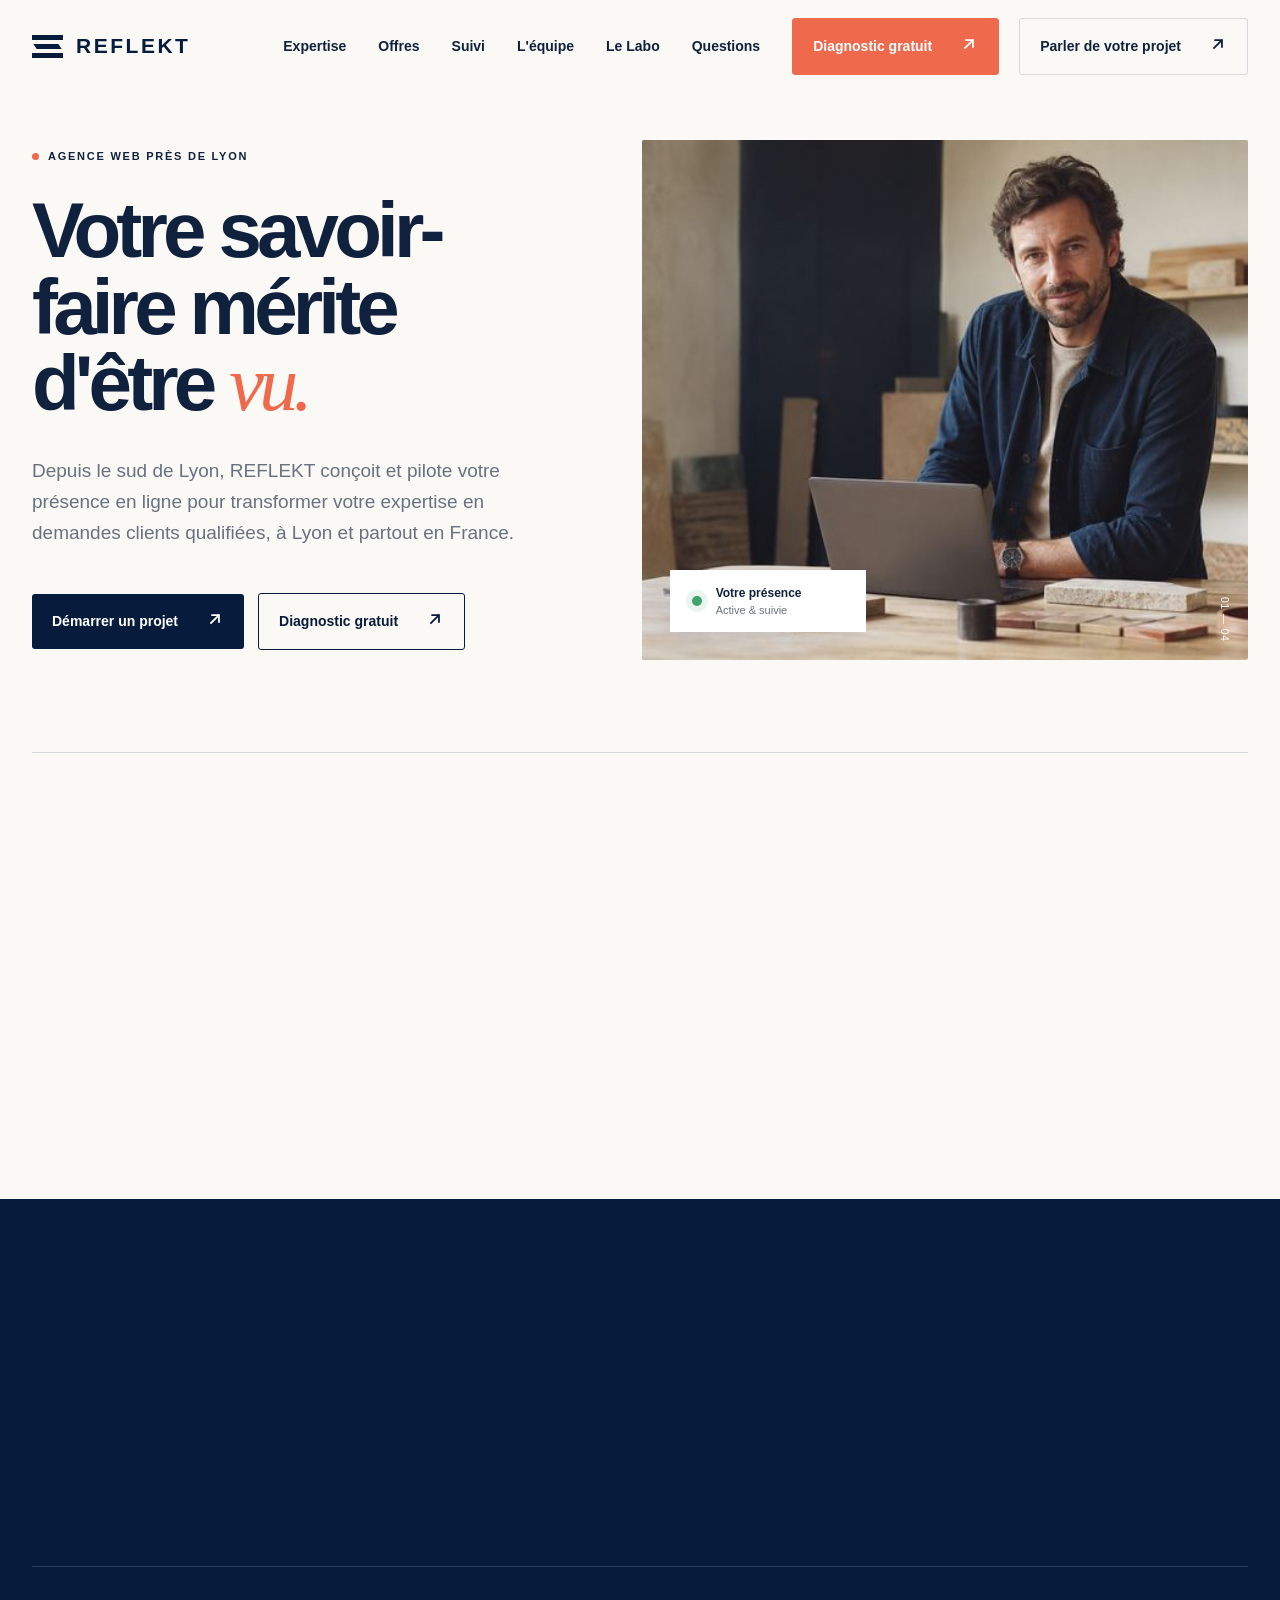
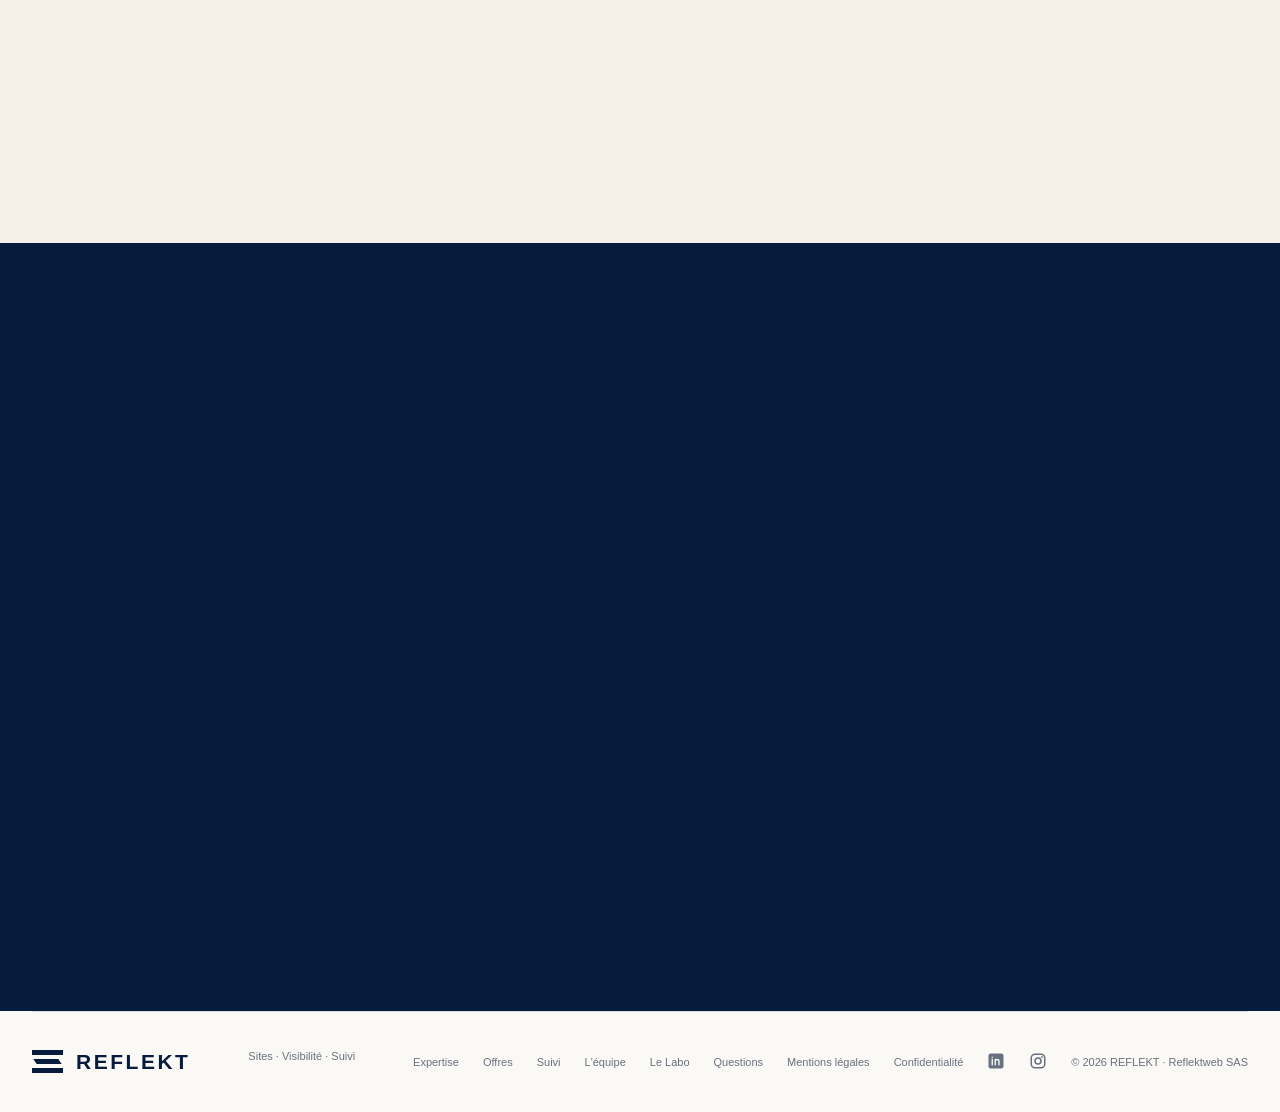
<file: index.html>
<!doctype html>
<html lang="fr">
<head>
<meta charset="utf-8">
<meta name="viewport" content="width=device-width,initial-scale=1,viewport-fit=cover">
<title>Création de site internet près de Lyon · Reflekt</title>
<meta name="description" content="Création de site internet près de Lyon et partout en France : un site web clair, visible sur Google et suivi chaque mois par Reflekt.">
<meta name="robots" content="index, follow">
<link rel="canonical" href="https://reflektweb.com/">
<meta name="theme-color" content="#071b3c">
<link rel="icon" type="image/png" sizes="32x32" href="/favicon-32.png">
<link rel="icon" type="image/png" sizes="48x48" href="/favicon-48.png">
<link rel="icon" type="image/png" sizes="192x192" href="/favicon-192.png">
<link rel="shortcut icon" href="/favicon.ico">
<link rel="apple-touch-icon" sizes="180x180" href="/apple-touch-icon.png">
<meta property="og:type" content="website">
<meta property="og:site_name" content="Reflekt">
<meta property="og:locale" content="fr_FR">
<meta property="og:url" content="https://reflektweb.com/">
<meta property="og:title" content="Création de site internet près de Lyon · Reflekt">
<meta property="og:description" content="Création de site internet près de Lyon et partout en France : un site web clair, visible sur Google et suivi chaque mois par Reflekt.">
<meta property="og:image" content="https://reflektweb.com/partage-reflekt.jpg">
<meta property="og:image:width" content="1200">
<meta property="og:image:height" content="630">
<meta property="og:image:alt" content="Reflekt, création de site internet près de Lyon">
<meta name="twitter:card" content="summary_large_image">
<meta name="twitter:image" content="https://reflektweb.com/partage-reflekt.jpg">
<meta name="twitter:title" content="Création de site internet près de Lyon · Reflekt">
<meta name="twitter:description" content="Création de site internet près de Lyon et partout en France : un site web clair, visible sur Google et suivi chaque mois par Reflekt.">
<script type="application/ld+json">{"@context": "https://schema.org", "@type": "ProfessionalService", "@id": "https://reflektweb.com/#reflekt", "name": "Reflekt", "alternateName": ["Reflektweb", "Reflekt agence web"], "legalName": "Reflektweb", "logo": "https://reflektweb.com/icon-512.png", "image": "https://reflektweb.com/icon-512.png", "sameAs": ["https://www.linkedin.com/company/146960030/", "https://www.instagram.com/reflektweb/", "https://share.google/bvfIrp2sVPAEGe4Ng"], "url": "https://reflektweb.com/", "email": "bonjour@reflektweb.com", "telephone": "+33 6 95 24 23 98", "description": "Création de site internet près de Lyon et partout en France : un site web clair, visible sur Google et suivi chaque mois par Reflekt.", "inLanguage": "fr-FR", "areaServed": [{"@type": "City", "name": "Lyon"}, {"@type": "AdministrativeArea", "name": "Auvergne-Rhône-Alpes"}, {"@type": "Country", "name": "France"}], "founder": [{"@type": "Person", "name": "Célestin Guitard"}, {"@type": "Person", "name": "Victor Gosselin"}], "hasOfferCatalog": {"@type": "OfferCatalog", "name": "Offres Reflekt", "itemListElement": [{"@type": "Offer", "name": "Site Essentiel", "description": "Site vitrine jusqu'à 5 pages", "priceSpecification": {"@type": "PriceSpecification", "price": 990, "priceCurrency": "EUR", "valueAddedTaxIncluded": false}}, {"@type": "Offer", "name": "Site Signature", "description": "Site sur mesure, sur devis", "priceSpecification": {"@type": "PriceSpecification", "minPrice": 1200, "priceCurrency": "EUR", "valueAddedTaxIncluded": false}}, {"@type": "Offer", "name": "Suivi Technique", "priceSpecification": {"@type": "UnitPriceSpecification", "price": 39, "priceCurrency": "EUR", "unitText": "mois", "valueAddedTaxIncluded": false}}, {"@type": "Offer", "name": "Suivi Technique (annuel)", "priceSpecification": {"@type": "UnitPriceSpecification", "price": 360, "priceCurrency": "EUR", "unitText": "an", "valueAddedTaxIncluded": false}}, {"@type": "Offer", "name": "Suivi Pilotage", "priceSpecification": {"@type": "UnitPriceSpecification", "price": 89, "priceCurrency": "EUR", "unitText": "mois", "valueAddedTaxIncluded": false}}, {"@type": "Offer", "name": "Suivi Pilotage (annuel)", "priceSpecification": {"@type": "UnitPriceSpecification", "price": 900, "priceCurrency": "EUR", "unitText": "an", "valueAddedTaxIncluded": false}}, {"@type": "Offer", "name": "Suivi Croissance", "priceSpecification": {"@type": "UnitPriceSpecification", "price": 179, "priceCurrency": "EUR", "unitText": "mois", "valueAddedTaxIncluded": false}}, {"@type": "Offer", "name": "Suivi Croissance (annuel)", "priceSpecification": {"@type": "UnitPriceSpecification", "price": 1800, "priceCurrency": "EUR", "unitText": "an", "valueAddedTaxIncluded": false}}]}}</script><script type="application/ld+json">{"@context": "https://schema.org", "@type": "WebSite", "@id": "https://reflektweb.com/#site", "name": "Reflekt", "alternateName": ["Reflektweb", "reflektweb.com"], "url": "https://reflektweb.com/", "inLanguage": "fr-FR", "publisher": {"@id": "https://reflektweb.com/#reflekt"}}</script>
<link rel="stylesheet" href="assets/site.css">
</head>
<body data-page="accueil">
<div id="app">
<nav class="nav shell entrance-nav" aria-label="Navigation principale">
  <a class="brand" href="/" aria-label="REFLEKT, accueil"><span class="brand-mark" aria-hidden="true"><i></i><i></i><i></i></span><span>REFLEKT</span></a>
  <button class="menu-button" id="menuBtn" aria-expanded="false" aria-label="Ouvrir le menu"><span></span><span></span></button>
  <div class="nav-links" id="navLinks">
    <a href="/expertise/" data-page="expertise">Expertise</a><a href="/offres/" data-page="offres">Offres</a><a href="/suivi/" data-page="suivi">Suivi</a><a href="/equipe/" data-page="equipe">L'équipe</a><a href="/labo/" data-page="labo">Le Labo</a><a href="/questions/" data-page="questions">Questions</a>
    <a href="/?offre=diagnostic&amp;depuis=accueil#contact" class="nav-cta nav-diag" data-page="accueil" data-scroll="contact" data-offer="diagnostic">Diagnostic gratuit <span><svg class="ico-arrow" viewBox="0 0 16 16" width="1em" height="1em" aria-hidden="true" focusable="false"><path d="M4.5 11.5L11.5 4.5M5.5 4.5h6v6" fill="none" stroke="currentColor" stroke-width="1.6" stroke-linecap="square"/></svg></span></a><a href="#contact" class="nav-cta" data-page="accueil" data-scroll="contact">Parler de votre projet <span><svg class="ico-arrow" viewBox="0 0 16 16" width="1em" height="1em" aria-hidden="true" focusable="false"><path d="M4.5 11.5L11.5 4.5M5.5 4.5h6v6" fill="none" stroke="currentColor" stroke-width="1.6" stroke-linecap="square"/></svg></span></a>
  </div>
</nav>

<main class="page active" id="page-accueil">
  <header class="hero shell entrance-hero" id="top">
    <div class="hero-copy"><p class="eyebrow"><span></span> Agence web près de Lyon</p><h1>Votre savoir-faire mérite d'être <em>vu.</em></h1><p class="hero-lead">Depuis le sud de Lyon, REFLEKT conçoit et pilote votre présence en ligne pour transformer votre expertise en demandes clients qualifiées, à Lyon et partout en France.</p><div class="hero-actions"><a href="#contact" class="button primary" data-page="accueil" data-scroll="contact">Démarrer un projet <span><svg class="ico-arrow" viewBox="0 0 16 16" width="1em" height="1em" aria-hidden="true" focusable="false"><path d="M4.5 11.5L11.5 4.5M5.5 4.5h6v6" fill="none" stroke="currentColor" stroke-width="1.6" stroke-linecap="square"/></svg></span></a><a href="/?offre=diagnostic&amp;depuis=accueil#contact" class="button outline-button diag-btn" data-page="accueil" data-scroll="contact" data-offer="diagnostic">Diagnostic gratuit <span><svg class="ico-arrow" viewBox="0 0 16 16" width="1em" height="1em" aria-hidden="true" focusable="false"><path d="M4.5 11.5L11.5 4.5M5.5 4.5h6v6" fill="none" stroke="currentColor" stroke-width="1.6" stroke-linecap="square"/></svg></span></a></div></div>
    <div class="hero-visual"><img fetchpriority="high" decoding="async" src="assets/img/entrepreneur-dans-son-atelier-accompagne-par-reflekt.jpg" alt="Entrepreneur dans son atelier, accompagné par REFLEKT"/><div class="hero-card"><span class="pulse"></span><div><b>Votre présence</b><small>Active &amp; suivie</small></div></div><div class="hero-index">01 — 04</div></div>
  </header>
  <section class="statement shell scroll-reveal"><p class="section-label">Notre conviction</p><h2>Vous avez mieux à faire que gérer votre site. <span>Nous en faisons un véritable outil de croissance.</span></h2></section>
  <section class="services scroll-reveal" id="services"><div class="shell"><div class="section-head"><div><p class="section-label light">Ce que nous faisons</p><h2>Une base numérique<br/>solide et vivante.</h2></div><p>Un seul partenaire pour construire votre image, développer votre visibilité et faire vivre votre site dans la durée.</p></div><div class="service-grid">
    <article class="service-card"><div class="service-image"><img loading="lazy" decoding="async" src="assets/img/conception-d-un-site-sur-mesure-dans-un-atelier.jpg" alt="Conception d'un site sur mesure dans un atelier"/><div class="service-top"><span>01</span><span class="round-arrow"><svg class="ico-arrow" viewBox="0 0 16 16" width="1em" height="1em" aria-hidden="true" focusable="false"><path d="M4.5 11.5L11.5 4.5M5.5 4.5h6v6" fill="none" stroke="currentColor" stroke-width="1.6" stroke-linecap="square"/></svg></span></div></div><div class="service-copy"><small>Design &amp; développement</small><h3>Un site qui travaille</h3><p>Une vitrine claire, rapide et pensée pour transformer les visites en demandes concrètes.</p></div></article>
    <article class="service-card"><div class="service-image"><img loading="lazy" decoding="async" src="assets/img/referencement-sur-google.jpg" alt="Référencement sur Google"/><div class="service-top"><span>02</span><span class="round-arrow"><svg class="ico-arrow" viewBox="0 0 16 16" width="1em" height="1em" aria-hidden="true" focusable="false"><path d="M4.5 11.5L11.5 4.5M5.5 4.5h6v6" fill="none" stroke="currentColor" stroke-width="1.6" stroke-linecap="square"/></svg></span></div></div><div class="service-copy"><small>SEO &amp; Google</small><h3>Visible au bon endroit</h3><p>Un référencement solide pour apparaître là où vos futurs clients vous cherchent.</p></div></article>
    <article class="service-card"><div class="service-image"><img loading="lazy" decoding="async" src="assets/img/notification-d-une-nouvelle-demande-client.jpg" alt="Notification d'une nouvelle demande client"/><div class="service-top"><span>03</span><span class="round-arrow"><svg class="ico-arrow" viewBox="0 0 16 16" width="1em" height="1em" aria-hidden="true" focusable="false"><path d="M4.5 11.5L11.5 4.5M5.5 4.5h6v6" fill="none" stroke="currentColor" stroke-width="1.6" stroke-linecap="square"/></svg></span></div></div><div class="service-copy"><small>Suivi &amp; entretien</small><h3>Un site suivi, chaque mois</h3><p>Mises à jour, petites modifications et bilan régulier de vos chiffres Google : votre site reste à jour, et vous savez quoi améliorer.</p></div></article>
  </div></div></section>
  <section class="proof shell scroll-reveal" id="proof"><div class="proof-main"><p class="section-label">Le résultat</p><h2>Moins de gestion. Plus d'opportunités.</h2><p>Votre présence en ligne fonctionne même lorsque vous êtes concentré sur votre métier.</p></div><div class="metric-grid"><div class="metric"><strong id="metricHours">0/7</strong><span>Votre entreprise reste accessible</span></div><div class="metric"><strong id="metricContact">0</strong><span>Interlocuteur pour tout gérer</span></div><div class="metric wide"><div class="mini-chart"><i></i><i></i><i></i><i></i><i></i></div><span>Une visibilité qui se construit dans la durée</span></div></div></section>
  <section class="home-paths scroll-reveal"><div class="shell"><div class="home-paths-head"><div><p class="section-label">Aller à l'essentiel</p><h2>Découvrez seulement<br/>ce qui vous concerne.</h2></div><p>Nous avons séparé les informations pour vous permettre d'avancer à votre rythme, sans jargon ni surcharge.</p></div><div class="path-grid">
    <a href="/expertise/" data-page="expertise"><span>01</span><h3>Notre expertise</h3><p>Ce que nous créons, notre méthode et la façon dont votre projet avance.</p><b>Découvrir <i><svg class="ico-arrow" viewBox="0 0 16 16" width="1em" height="1em" aria-hidden="true" focusable="false"><path d="M4.5 11.5L11.5 4.5M5.5 4.5h6v6" fill="none" stroke="currentColor" stroke-width="1.6" stroke-linecap="square"/></svg></i></b></a>
    <a href="/offres/" data-page="offres"><span>02</span><h3>Nos offres</h3><p>Le site Essentiel, la création Signature et le suivi mensuel.</p><b>Voir les offres <i><svg class="ico-arrow" viewBox="0 0 16 16" width="1em" height="1em" aria-hidden="true" focusable="false"><path d="M4.5 11.5L11.5 4.5M5.5 4.5h6v6" fill="none" stroke="currentColor" stroke-width="1.6" stroke-linecap="square"/></svg></i></b></a>
    <a href="/equipe/" data-page="equipe"><span>03</span><h3>Qui sommes-nous ?</h3><p>Rencontrez Célestin et Victor, vos deux interlocuteurs.</p><b>Découvrir l'équipe <i><svg class="ico-arrow" viewBox="0 0 16 16" width="1em" height="1em" aria-hidden="true" focusable="false"><path d="M4.5 11.5L11.5 4.5M5.5 4.5h6v6" fill="none" stroke="currentColor" stroke-width="1.6" stroke-linecap="square"/></svg></i></b></a>
  </div></div></section>
  <section class="contact scroll-reveal" id="contact"><div class="shell contact-grid"><div><p class="section-label light">Parlons-nous</p><h2>Votre prochain client vous cherche peut-être déjà.</h2><p>Racontez-nous où vous en êtes. Nous vous répondrons avec une première piste concrète.</p><div class="contact-links"><a href="mailto:bonjour@reflektweb.com">bonjour@reflektweb.com</a><a href="tel:+33695242398">06 95 24 23 98</a><a class="button coral rdv-cta" href="https://calendar.app.google/qxSsvn8tFy2BhCz48" target="_blank" rel="noopener noreferrer">Prendre rendez-vous <span><svg class="ico-arrow" viewBox="0 0 16 16" width="1em" height="1em" aria-hidden="true" focusable="false"><path d="M4.5 11.5L11.5 4.5M5.5 4.5h6v6" fill="none" stroke="currentColor" stroke-width="1.6" stroke-linecap="square"/></svg></span></a></div></div><div id="contactFormWrap"><form id="contactForm"><p class="offer-picked" id="offerPicked" hidden></p><label>Votre nom<input required name="name" autocomplete="name" placeholder="Jean Dupont"/></label><label>Votre entreprise<input required name="company" autocomplete="organization" placeholder="Nom de votre entreprise"/></label><label>Votre e-mail<input required type="email" name="email" autocomplete="email" placeholder="vous@entreprise.fr"/></label><label>Votre téléphone<input required type="tel" name="phone" autocomplete="tel" placeholder="06 12 34 56 78"/></label><label>Votre besoin<select required name="need"><option value="" disabled selected>Choisir une option</option><option>Diagnostic gratuit de ma visibilité</option><option>Créer mon site</option><option>Améliorer ma visibilité et faire suivre mon site</option><option>Repenser l'ensemble</option></select></label><label>Offre qui vous intéresse<select name="offer" id="offerSelect"><option value="">Pas encore décidé</option><optgroup label="Gratuit"><option value="diagnostic">Diagnostic gratuit de visibilité</option></optgroup><optgroup label="Création de site"><option value="essentiel">Site Essentiel · 990 € HT</option><option value="signature">Site Signature · sur devis</option></optgroup><optgroup label="Suivi mensuel"><option value="technique">Suivi Technique · 30 € HT/mois en annuel ou 39 €/mois</option><option value="pilotage">Suivi Pilotage · 75 € HT/mois en annuel ou 89 €/mois</option><option value="croissance">Suivi Croissance · 150 € HT/mois en annuel ou 179 €/mois</option></optgroup></select></label><input type="hidden" name="offer_clicked" id="offerClicked" value=""/><input type="hidden" name="offer_clicked_page" id="offerClickedPage" value=""/><input type="hidden" name="offer_source" id="offerSource" value="aucune"/><label class="message-field">Votre message<textarea required name="message" rows="4" placeholder="Parlez-nous brièvement de votre projet."></textarea></label><label class="hp-field" aria-hidden="true">Ne pas remplir<input type="text" name="website" tabindex="-1" autocomplete="off"/></label><label class="consent-field"><input required type="checkbox" name="consent" value="accepted"/><span>J'ai lu la <a href="/confidentialite/" data-page="confidentialite">politique de confidentialité</a> : mes informations servent uniquement à répondre à ma demande.</span></label><p class="form-error" id="formError" role="alert" hidden></p><button class="button coral" type="submit">Envoyer ma demande <span><svg class="ico-arrow" viewBox="0 0 16 16" width="1em" height="1em" aria-hidden="true" focusable="false"><path d="M4.5 11.5L11.5 4.5M5.5 4.5h6v6" fill="none" stroke="currentColor" stroke-width="1.6" stroke-linecap="square"/></svg></span></button><p class="form-privacy">Vos informations ne sont jamais revendues ni utilisées pour autre chose que votre demande.</p></form></div></div></section>
</main>

<footer class="footer shell">
  <a class="brand" href="/" style="cursor:pointer"><span class="brand-mark" aria-hidden="true"><i></i><i></i><i></i></span><span>REFLEKT</span></a>
  <p>Sites · Visibilité · Suivi</p>
  <div><a href="/expertise/" data-page="expertise">Expertise</a><a href="/offres/" data-page="offres">Offres</a><a href="/suivi/" data-page="suivi">Suivi</a><a href="/equipe/" data-page="equipe">L'équipe</a><a href="/labo/" data-page="labo">Le Labo</a><a href="/questions/" data-page="questions">Questions</a><a href="/mentions-legales/" data-page="mentions">Mentions légales</a><a href="/confidentialite/" data-page="confidentialite">Confidentialité</a><a class="social" href="https://www.linkedin.com/company/146960030/" target="_blank" rel="noopener" aria-label="Reflekt sur LinkedIn" title="LinkedIn"><svg viewBox="0 0 24 24" width="18" height="18" aria-hidden="true"><rect x="2" y="2" width="20" height="20" rx="3" fill="currentColor"/><path d="M7 10v7M7 7v.01M11 17v-4.2c0-1.6 1-2.8 2.5-2.8S16 11.1 16 12.8V17M11 10v7" fill="none" stroke="#f7f4ef" stroke-width="1.9" stroke-linecap="round"/></svg></a><a class="social" href="https://www.instagram.com/reflektweb/" target="_blank" rel="noopener" aria-label="Reflekt sur Instagram" title="Instagram"><svg viewBox="0 0 24 24" width="18" height="18" aria-hidden="true"><rect x="3" y="3" width="18" height="18" rx="5" fill="none" stroke="currentColor" stroke-width="2"/><circle cx="12" cy="12" r="4" fill="none" stroke="currentColor" stroke-width="2"/><circle cx="17.3" cy="6.7" r="1.2" fill="currentColor"/></svg></a><span>© 2026 REFLEKT · Reflektweb SAS</span></div>
</footer>
</div>
<script src="assets/site.js" defer></script>
</body>
</html>
</file>
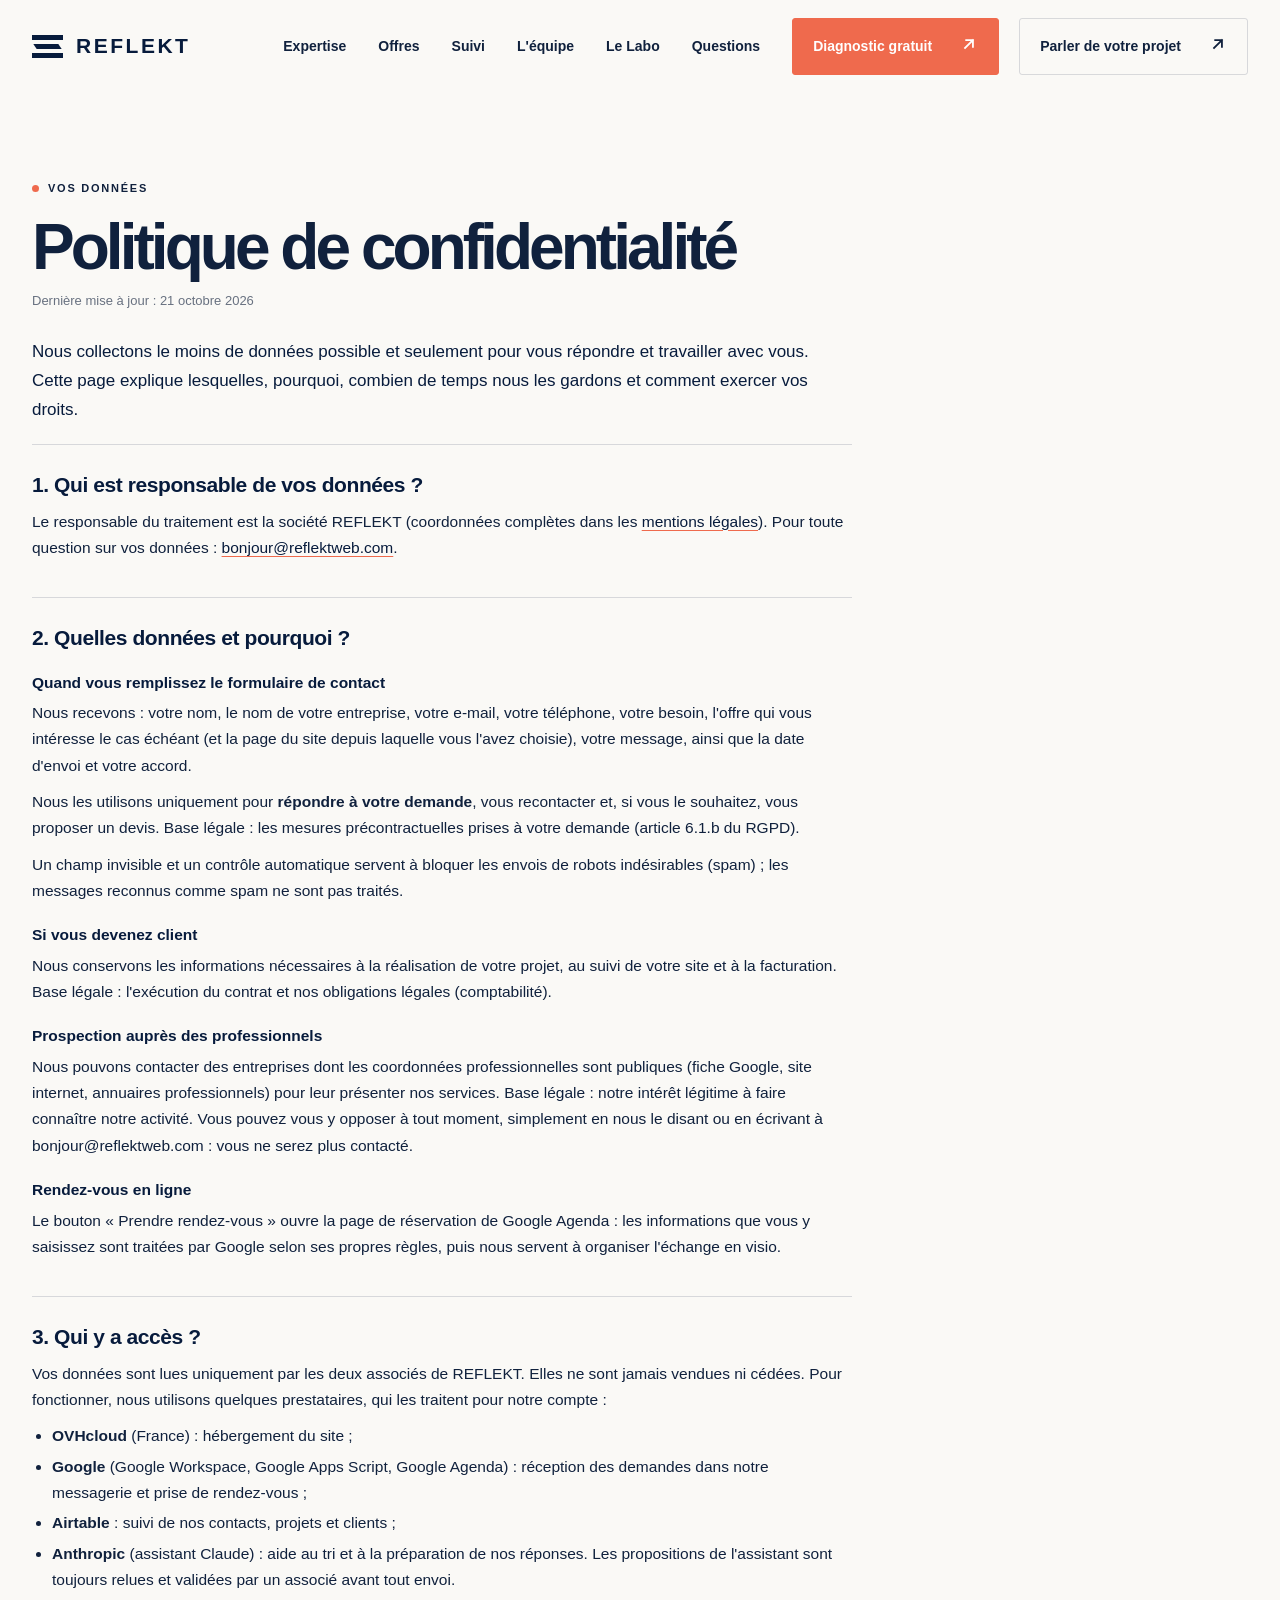
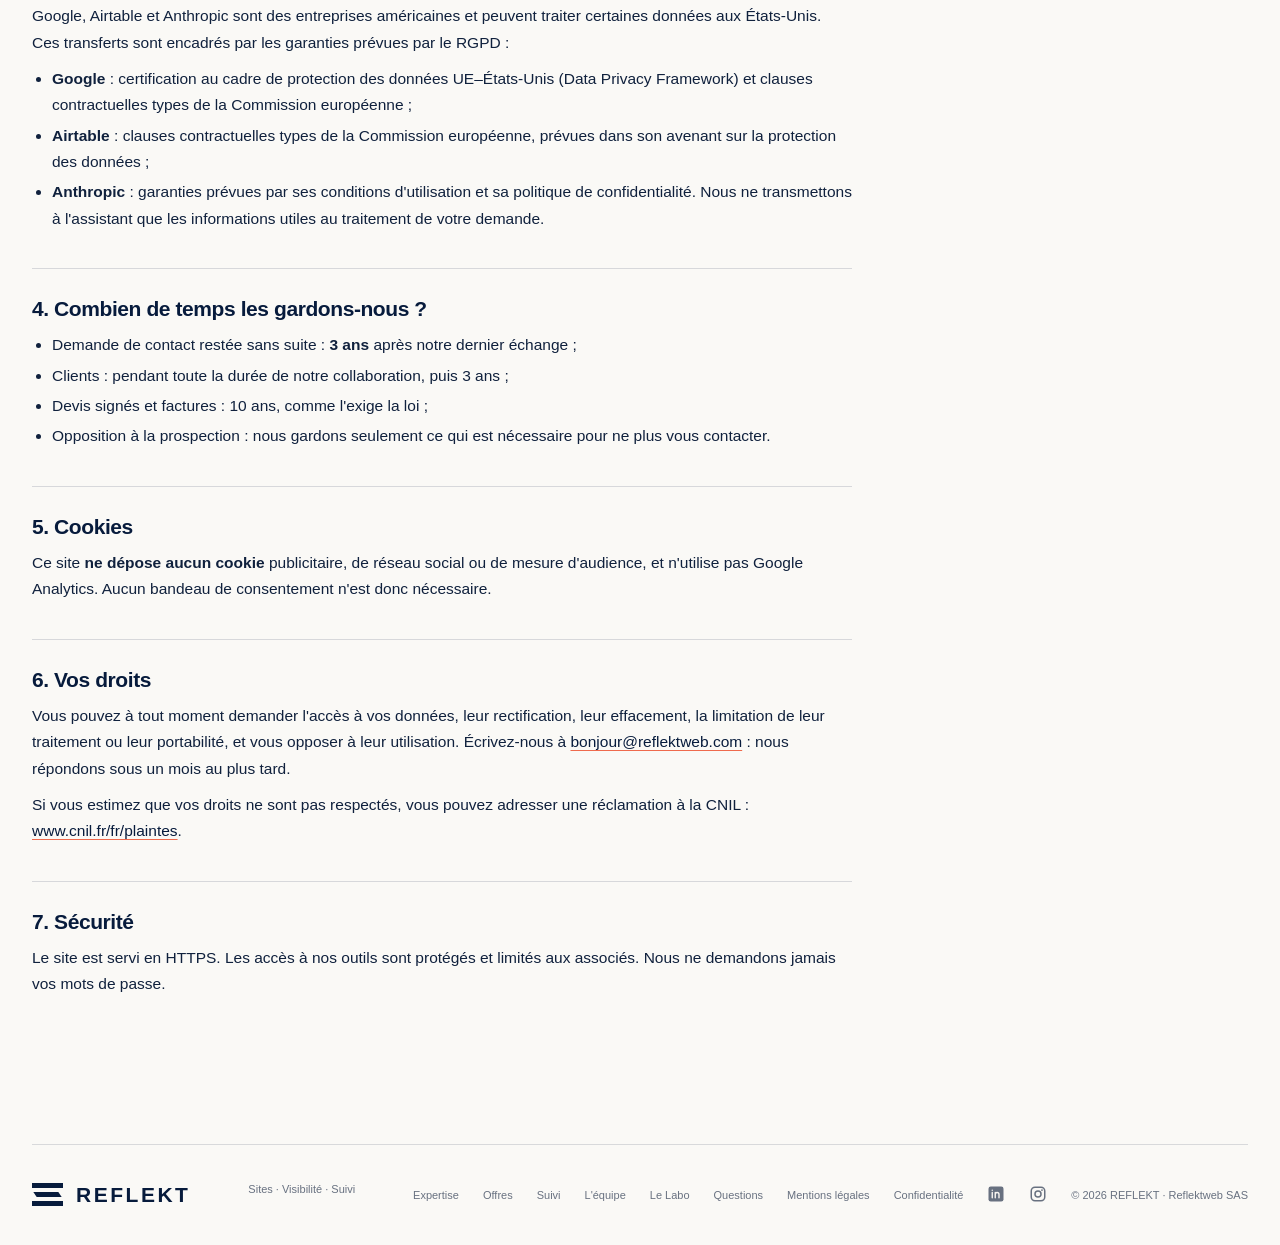
<file: confidentialite/index.html>
<!doctype html>
<html lang="fr">
<head>
<meta charset="utf-8">
<meta name="viewport" content="width=device-width,initial-scale=1,viewport-fit=cover">
<title>Politique de confidentialité · Reflekt</title>
<meta name="description" content="Comment Reflekt traite les données envoyées par le formulaire de contact de reflektweb.com.">
<meta name="robots" content="noindex, follow">
<link rel="canonical" href="https://reflektweb.com/confidentialite/">
<meta name="theme-color" content="#071b3c">
<link rel="icon" type="image/png" sizes="32x32" href="/favicon-32.png">
<link rel="icon" type="image/png" sizes="48x48" href="/favicon-48.png">
<link rel="icon" type="image/png" sizes="192x192" href="/favicon-192.png">
<link rel="shortcut icon" href="/favicon.ico">
<link rel="apple-touch-icon" sizes="180x180" href="/apple-touch-icon.png">
<meta property="og:type" content="website">
<meta property="og:site_name" content="Reflekt">
<meta property="og:locale" content="fr_FR">
<meta property="og:url" content="https://reflektweb.com/confidentialite/">
<meta property="og:title" content="Politique de confidentialité · Reflekt">
<meta property="og:description" content="Comment Reflekt traite les données envoyées par le formulaire de contact de reflektweb.com.">
<meta property="og:image" content="https://reflektweb.com/partage-reflekt.jpg">
<meta property="og:image:width" content="1200">
<meta property="og:image:height" content="630">
<meta property="og:image:alt" content="Reflekt, création de site internet près de Lyon">
<meta name="twitter:card" content="summary_large_image">
<meta name="twitter:image" content="https://reflektweb.com/partage-reflekt.jpg">
<meta name="twitter:title" content="Politique de confidentialité · Reflekt">
<meta name="twitter:description" content="Comment Reflekt traite les données envoyées par le formulaire de contact de reflektweb.com.">
<script type="application/ld+json">{"@context": "https://schema.org", "@type": "BreadcrumbList", "itemListElement": [{"@type": "ListItem", "position": 1, "name": "Accueil", "item": "https://reflektweb.com/"}, {"@type": "ListItem", "position": 2, "name": "Confidentialité", "item": "https://reflektweb.com/confidentialite/"}]}</script>
<link rel="stylesheet" href="../assets/site.css">
</head>
<body data-page="confidentialite">
<div id="app">
<nav class="nav shell entrance-nav" aria-label="Navigation principale">
  <a class="brand" href="/" aria-label="REFLEKT, accueil"><span class="brand-mark" aria-hidden="true"><i></i><i></i><i></i></span><span>REFLEKT</span></a>
  <button class="menu-button" id="menuBtn" aria-expanded="false" aria-label="Ouvrir le menu"><span></span><span></span></button>
  <div class="nav-links" id="navLinks">
    <a href="/expertise/" data-page="expertise">Expertise</a><a href="/offres/" data-page="offres">Offres</a><a href="/suivi/" data-page="suivi">Suivi</a><a href="/equipe/" data-page="equipe">L'équipe</a><a href="/labo/" data-page="labo">Le Labo</a><a href="/questions/" data-page="questions">Questions</a>
    <a href="/?offre=diagnostic&amp;depuis=confidentialite#contact" class="nav-cta nav-diag" data-page="accueil" data-scroll="contact" data-offer="diagnostic">Diagnostic gratuit <span><svg class="ico-arrow" viewBox="0 0 16 16" width="1em" height="1em" aria-hidden="true" focusable="false"><path d="M4.5 11.5L11.5 4.5M5.5 4.5h6v6" fill="none" stroke="currentColor" stroke-width="1.6" stroke-linecap="square"/></svg></span></a><a href="/#contact" class="nav-cta" data-page="accueil" data-scroll="contact">Parler de votre projet <span><svg class="ico-arrow" viewBox="0 0 16 16" width="1em" height="1em" aria-hidden="true" focusable="false"><path d="M4.5 11.5L11.5 4.5M5.5 4.5h6v6" fill="none" stroke="currentColor" stroke-width="1.6" stroke-linecap="square"/></svg></span></a>
  </div>
</nav>

<main class="page active" id="page-confidentialite">
  <header class="legal-hero shell"><p class="eyebrow"><span></span> Vos données</p><h1>Politique de confidentialité</h1><p class="legal-date">Dernière mise à jour : 21 octobre 2026</p></header>
  <article class="legal shell">
    <p class="legal-lead">Nous collectons le moins de données possible et seulement pour vous répondre et travailler avec vous. Cette page explique lesquelles, pourquoi, combien de temps nous les gardons et comment exercer vos droits.</p>
    <section>
      <h2>1. Qui est responsable de vos données ?</h2>
      <p>Le responsable du traitement est la société REFLEKT (coordonnées complètes dans les <a href="/mentions-legales/" data-page="mentions">mentions légales</a>). Pour toute question sur vos données : <a href="mailto:bonjour@reflektweb.com">bonjour@reflektweb.com</a>.</p>
    </section>
    <section>
      <h2>2. Quelles données et pourquoi ?</h2>
      <h3>Quand vous remplissez le formulaire de contact</h3>
      <p>Nous recevons : votre nom, le nom de votre entreprise, votre e-mail, votre téléphone, votre besoin, l'offre qui vous intéresse le cas échéant (et la page du site depuis laquelle vous l'avez choisie), votre message, ainsi que la date d'envoi et votre accord.</p>
      <p>Nous les utilisons uniquement pour <strong>répondre à votre demande</strong>, vous recontacter et, si vous le souhaitez, vous proposer un devis. Base légale : les mesures précontractuelles prises à votre demande (article 6.1.b du RGPD).</p>
      <p>Un champ invisible et un contrôle automatique servent à bloquer les envois de robots indésirables (spam) ; les messages reconnus comme spam ne sont pas traités.</p>
      <h3>Si vous devenez client</h3>
      <p>Nous conservons les informations nécessaires à la réalisation de votre projet, au suivi de votre site et à la facturation. Base légale : l'exécution du contrat et nos obligations légales (comptabilité).</p>
      <h3>Prospection auprès des professionnels</h3>
      <p>Nous pouvons contacter des entreprises dont les coordonnées professionnelles sont publiques (fiche Google, site internet, annuaires professionnels) pour leur présenter nos services. Base légale : notre intérêt légitime à faire connaître notre activité. Vous pouvez vous y opposer à tout moment, simplement en nous le disant ou en écrivant à bonjour@reflektweb.com : vous ne serez plus contacté.</p>
      <h3>Rendez-vous en ligne</h3>
      <p>Le bouton « Prendre rendez-vous » ouvre la page de réservation de Google Agenda : les informations que vous y saisissez sont traitées par Google selon ses propres règles, puis nous servent à organiser l'échange en visio.</p>
    </section>
    <section>
      <h2>3. Qui y a accès ?</h2>
      <p>Vos données sont lues uniquement par les deux associés de REFLEKT. Elles ne sont jamais vendues ni cédées. Pour fonctionner, nous utilisons quelques prestataires, qui les traitent pour notre compte :</p>
      <ul>
        <li><strong>OVHcloud</strong> (France) : hébergement du site ;</li>
        <li><strong>Google</strong> (Google Workspace, Google Apps Script, Google Agenda) : réception des demandes dans notre messagerie et prise de rendez-vous ;</li>
        <li><strong>Airtable</strong> : suivi de nos contacts, projets et clients ;</li>
        <li><strong>Anthropic</strong> (assistant Claude) : aide au tri et à la préparation de nos réponses. Les propositions de l'assistant sont toujours relues et validées par un associé avant tout envoi.</li>
      </ul>
      <p>Google, Airtable et Anthropic sont des entreprises américaines et peuvent traiter certaines données aux États-Unis. Ces transferts sont encadrés par les garanties prévues par le RGPD :</p>
      <ul>
        <li><strong>Google</strong> : certification au cadre de protection des données UE–États-Unis (Data Privacy Framework) et clauses contractuelles types de la Commission européenne ;</li>
        <li><strong>Airtable</strong> : clauses contractuelles types de la Commission européenne, prévues dans son avenant sur la protection des données ;</li>
        <li><strong>Anthropic</strong> : garanties prévues par ses conditions d'utilisation et sa politique de confidentialité. Nous ne transmettons à l'assistant que les informations utiles au traitement de votre demande.</li>
      </ul>
    </section>
    <section>
      <h2>4. Combien de temps les gardons-nous ?</h2>
      <ul>
        <li>Demande de contact restée sans suite : <strong>3 ans</strong> après notre dernier échange ;</li>
        <li>Clients : pendant toute la durée de notre collaboration, puis 3 ans ;</li>
        <li>Devis signés et factures : 10 ans, comme l'exige la loi ;</li>
        <li>Opposition à la prospection : nous gardons seulement ce qui est nécessaire pour ne plus vous contacter.</li>
      </ul>
    </section>
    <section>
      <h2>5. Cookies</h2>
      <p>Ce site <strong>ne dépose aucun cookie</strong> publicitaire, de réseau social ou de mesure d'audience, et n'utilise pas Google Analytics. Aucun bandeau de consentement n'est donc nécessaire.</p>
    </section>
    <section>
      <h2>6. Vos droits</h2>
      <p>Vous pouvez à tout moment demander l'accès à vos données, leur rectification, leur effacement, la limitation de leur traitement ou leur portabilité, et vous opposer à leur utilisation. Écrivez-nous à <a href="mailto:bonjour@reflektweb.com">bonjour@reflektweb.com</a> : nous répondons sous un mois au plus tard.</p>
      <p>Si vous estimez que vos droits ne sont pas respectés, vous pouvez adresser une réclamation à la CNIL : <a href="https://www.cnil.fr/fr/plaintes" target="_blank" rel="noopener noreferrer">www.cnil.fr/fr/plaintes</a>.</p>
    </section>
    <section>
      <h2>7. Sécurité</h2>
      <p>Le site est servi en HTTPS. Les accès à nos outils sont protégés et limités aux associés. Nous ne demandons jamais vos mots de passe.</p>
    </section>
  </article>
</main>

<footer class="footer shell">
  <a class="brand" href="/" style="cursor:pointer"><span class="brand-mark" aria-hidden="true"><i></i><i></i><i></i></span><span>REFLEKT</span></a>
  <p>Sites · Visibilité · Suivi</p>
  <div><a href="/expertise/" data-page="expertise">Expertise</a><a href="/offres/" data-page="offres">Offres</a><a href="/suivi/" data-page="suivi">Suivi</a><a href="/equipe/" data-page="equipe">L'équipe</a><a href="/labo/" data-page="labo">Le Labo</a><a href="/questions/" data-page="questions">Questions</a><a href="/mentions-legales/" data-page="mentions">Mentions légales</a><a href="/confidentialite/" data-page="confidentialite">Confidentialité</a><a class="social" href="https://www.linkedin.com/company/146960030/" target="_blank" rel="noopener" aria-label="Reflekt sur LinkedIn" title="LinkedIn"><svg viewBox="0 0 24 24" width="18" height="18" aria-hidden="true"><rect x="2" y="2" width="20" height="20" rx="3" fill="currentColor"/><path d="M7 10v7M7 7v.01M11 17v-4.2c0-1.6 1-2.8 2.5-2.8S16 11.1 16 12.8V17M11 10v7" fill="none" stroke="#f7f4ef" stroke-width="1.9" stroke-linecap="round"/></svg></a><a class="social" href="https://www.instagram.com/reflektweb/" target="_blank" rel="noopener" aria-label="Reflekt sur Instagram" title="Instagram"><svg viewBox="0 0 24 24" width="18" height="18" aria-hidden="true"><rect x="3" y="3" width="18" height="18" rx="5" fill="none" stroke="currentColor" stroke-width="2"/><circle cx="12" cy="12" r="4" fill="none" stroke="currentColor" stroke-width="2"/><circle cx="17.3" cy="6.7" r="1.2" fill="currentColor"/></svg></a><span>© 2026 REFLEKT · Reflektweb SAS</span></div>
</footer>
</div>
<script src="../assets/site.js" defer></script>
</body>
</html>
</file>
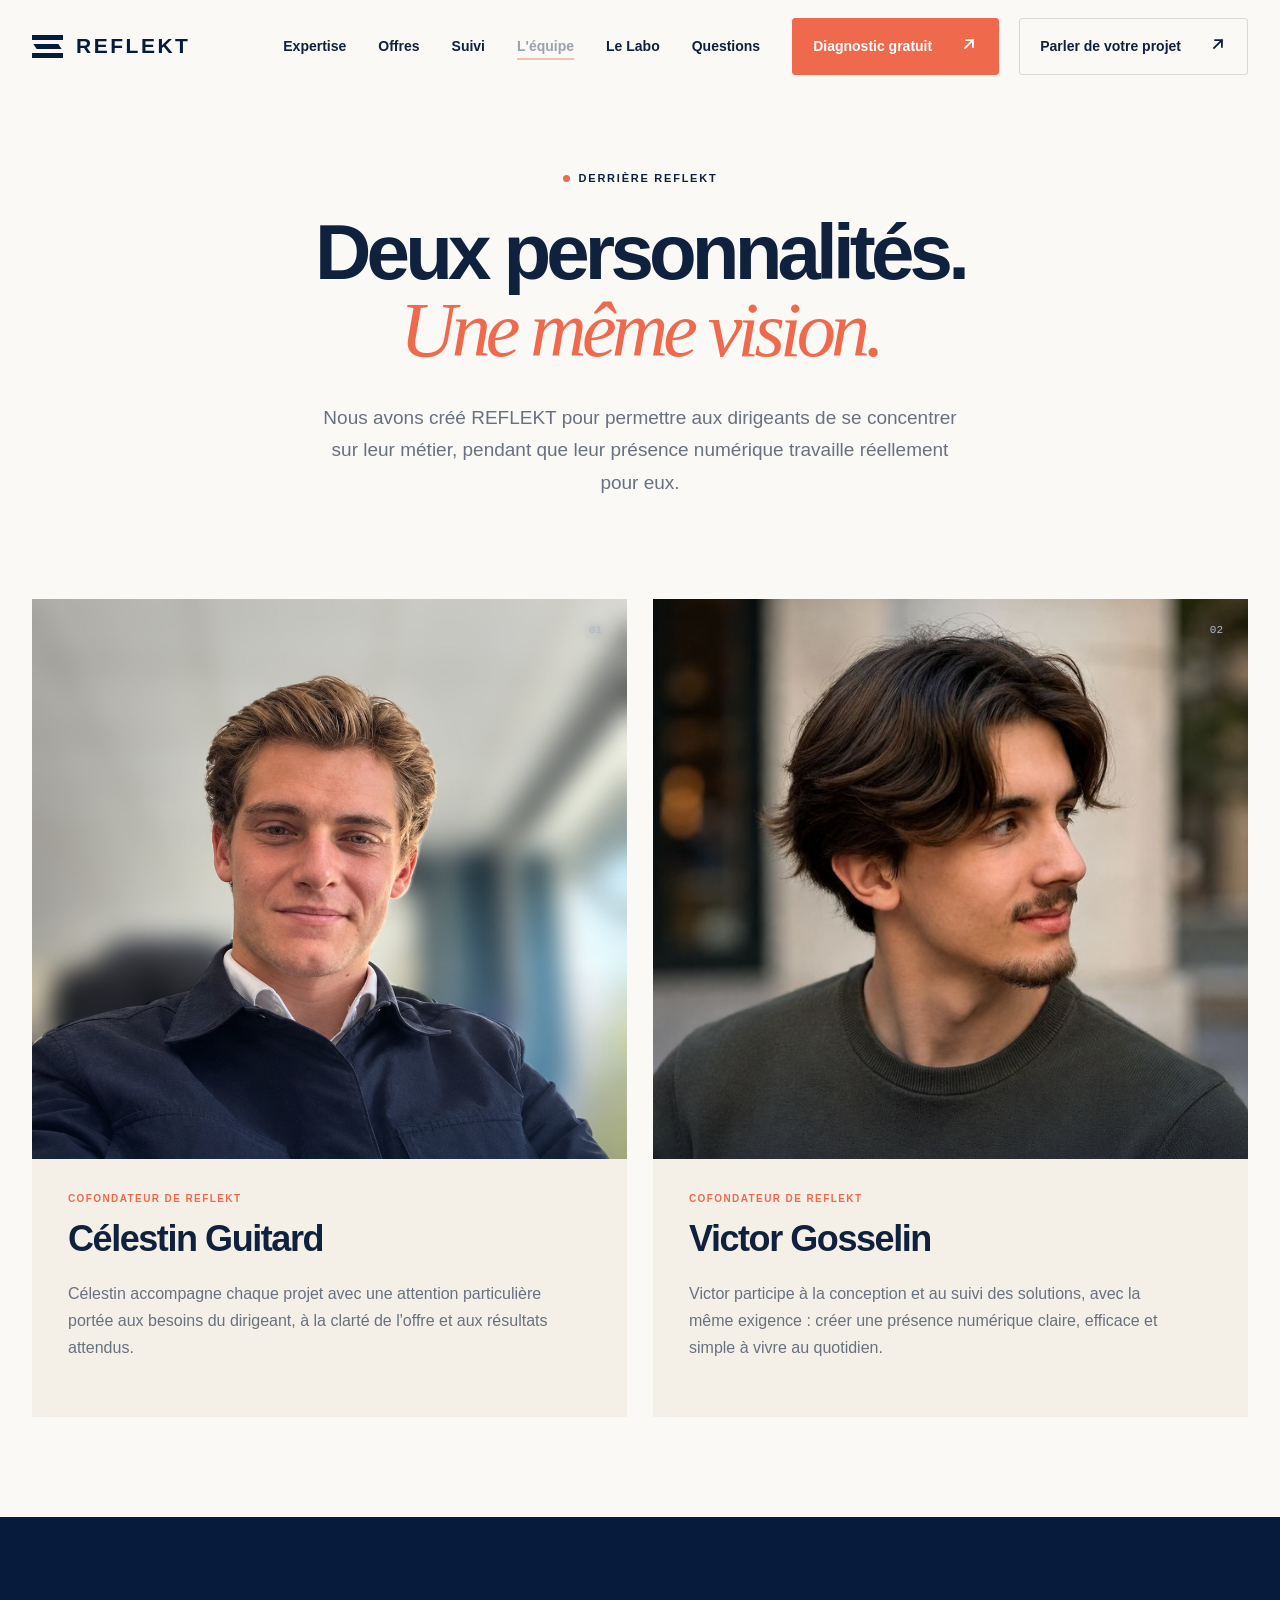
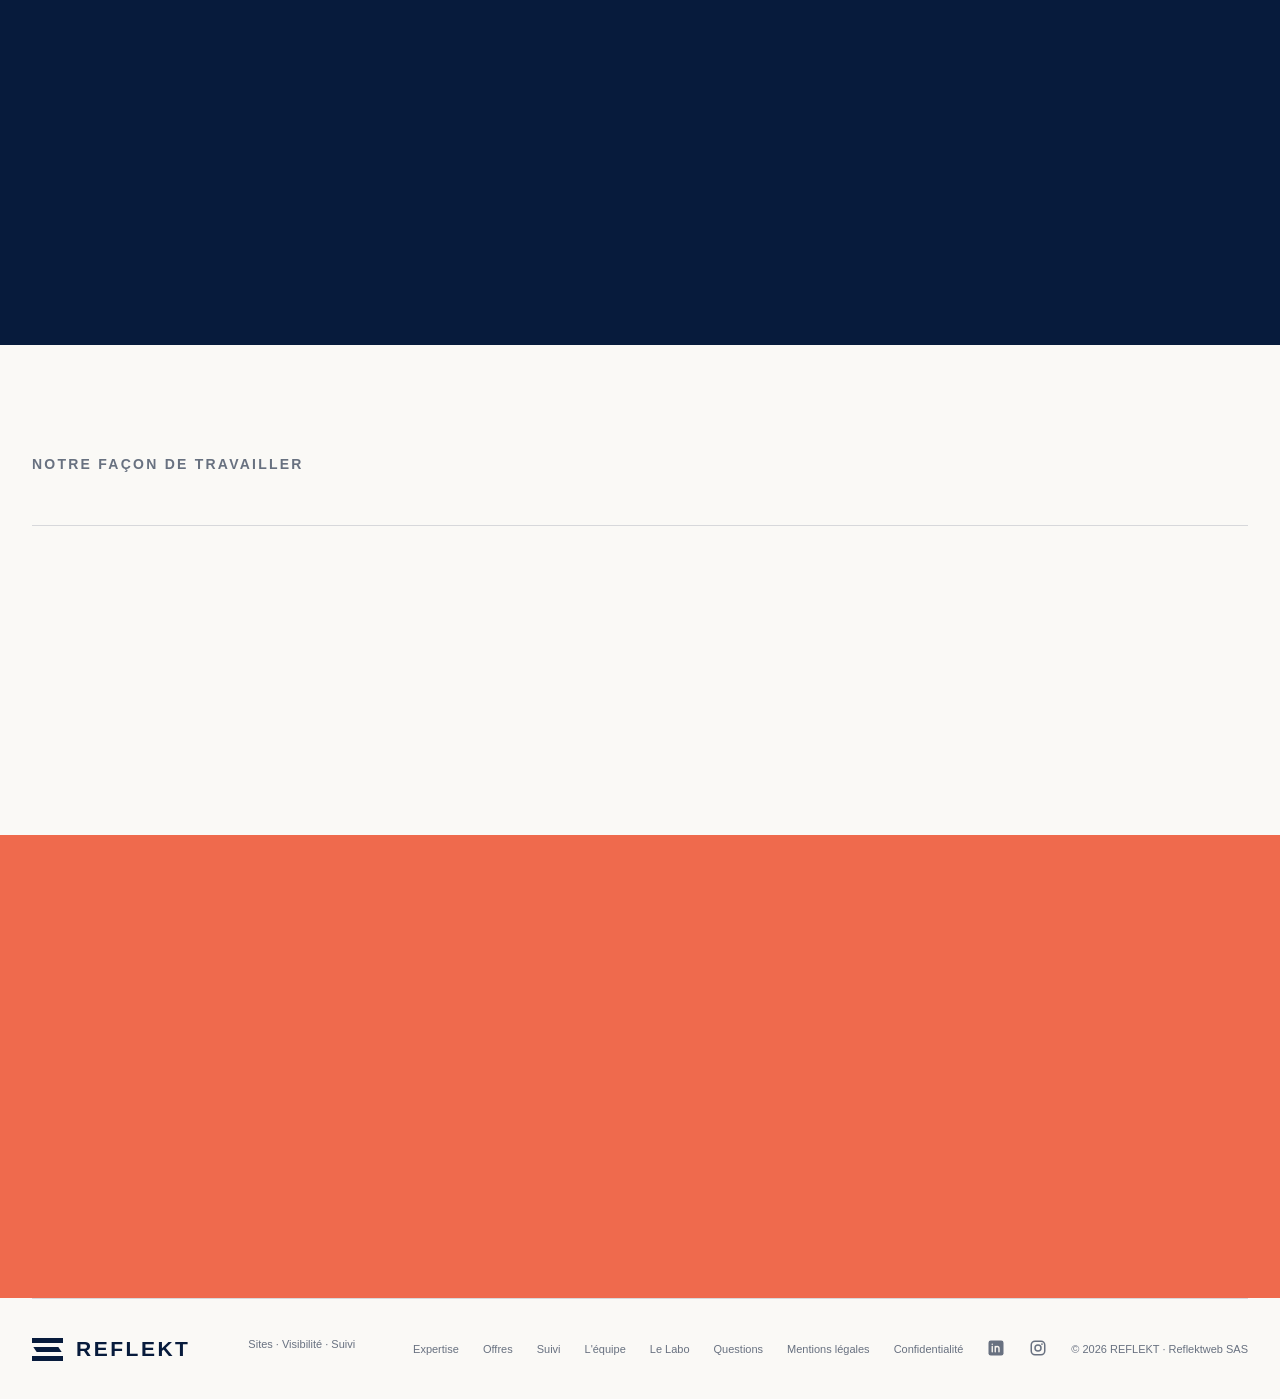
<file: equipe/index.html>
<!doctype html>
<html lang="fr">
<head>
<meta charset="utf-8">
<meta name="viewport" content="width=device-width,initial-scale=1,viewport-fit=cover">
<title>L'équipe Reflekt : Célestin Guitard et Victor Gosselin</title>
<meta name="description" content="Reflekt, ce sont deux associés, Célestin et Victor, qui créent et suivent les sites internet des entreprises, près de Lyon et partout en France.">
<meta name="robots" content="index, follow">
<link rel="canonical" href="https://reflektweb.com/equipe/">
<meta name="theme-color" content="#071b3c">
<link rel="icon" type="image/png" sizes="32x32" href="/favicon-32.png">
<link rel="icon" type="image/png" sizes="48x48" href="/favicon-48.png">
<link rel="icon" type="image/png" sizes="192x192" href="/favicon-192.png">
<link rel="shortcut icon" href="/favicon.ico">
<link rel="apple-touch-icon" sizes="180x180" href="/apple-touch-icon.png">
<meta property="og:type" content="website">
<meta property="og:site_name" content="Reflekt">
<meta property="og:locale" content="fr_FR">
<meta property="og:url" content="https://reflektweb.com/equipe/">
<meta property="og:title" content="L&#x27;équipe Reflekt : Célestin Guitard et Victor Gosselin">
<meta property="og:description" content="Reflekt, ce sont deux associés, Célestin et Victor, qui créent et suivent les sites internet des entreprises, près de Lyon et partout en France.">
<meta property="og:image" content="https://reflektweb.com/partage-reflekt.jpg">
<meta property="og:image:width" content="1200">
<meta property="og:image:height" content="630">
<meta property="og:image:alt" content="Reflekt, création de site internet près de Lyon">
<meta name="twitter:card" content="summary_large_image">
<meta name="twitter:image" content="https://reflektweb.com/partage-reflekt.jpg">
<meta name="twitter:title" content="L&#x27;équipe Reflekt : Célestin Guitard et Victor Gosselin">
<meta name="twitter:description" content="Reflekt, ce sont deux associés, Célestin et Victor, qui créent et suivent les sites internet des entreprises, près de Lyon et partout en France.">
<script type="application/ld+json">{"@context": "https://schema.org", "@type": "BreadcrumbList", "itemListElement": [{"@type": "ListItem", "position": 1, "name": "Accueil", "item": "https://reflektweb.com/"}, {"@type": "ListItem", "position": 2, "name": "L'équipe", "item": "https://reflektweb.com/equipe/"}]}</script>
<link rel="stylesheet" href="../assets/site.css">
</head>
<body data-page="equipe">
<div id="app">
<nav class="nav shell entrance-nav" aria-label="Navigation principale">
  <a class="brand" href="/" aria-label="REFLEKT, accueil"><span class="brand-mark" aria-hidden="true"><i></i><i></i><i></i></span><span>REFLEKT</span></a>
  <button class="menu-button" id="menuBtn" aria-expanded="false" aria-label="Ouvrir le menu"><span></span><span></span></button>
  <div class="nav-links" id="navLinks">
    <a href="/expertise/" data-page="expertise">Expertise</a><a href="/offres/" data-page="offres">Offres</a><a href="/suivi/" data-page="suivi">Suivi</a><a href="/equipe/" data-page="equipe" class="current" aria-current="page">L'équipe</a><a href="/labo/" data-page="labo">Le Labo</a><a href="/questions/" data-page="questions">Questions</a>
    <a href="/?offre=diagnostic&amp;depuis=equipe#contact" class="nav-cta nav-diag" data-page="accueil" data-scroll="contact" data-offer="diagnostic">Diagnostic gratuit <span><svg class="ico-arrow" viewBox="0 0 16 16" width="1em" height="1em" aria-hidden="true" focusable="false"><path d="M4.5 11.5L11.5 4.5M5.5 4.5h6v6" fill="none" stroke="currentColor" stroke-width="1.6" stroke-linecap="square"/></svg></span></a><a href="/#contact" class="nav-cta" data-page="accueil" data-scroll="contact">Parler de votre projet <span><svg class="ico-arrow" viewBox="0 0 16 16" width="1em" height="1em" aria-hidden="true" focusable="false"><path d="M4.5 11.5L11.5 4.5M5.5 4.5h6v6" fill="none" stroke="currentColor" stroke-width="1.6" stroke-linecap="square"/></svg></span></a>
  </div>
</nav>

<main class="page active" id="page-equipe">
  <header class="team-hero shell"><p class="eyebrow"><span></span> Derrière REFLEKT</p><h1>Deux personnalités.<br/><em>Une même vision.</em></h1><p>Nous avons créé REFLEKT pour permettre aux dirigeants de se concentrer sur leur métier, pendant que leur présence numérique travaille réellement pour eux.</p></header>
  <section class="founders shell" aria-label="Les cofondateurs de REFLEKT">
    <article class="founder-card"><div class="founder-portrait"><img loading="lazy" decoding="async" src="../assets/img/celestin-guitard-reflekt.jpg" alt="Portrait de Célestin Guitard"/><i>01</i></div><div class="founder-copy"><p>Cofondateur de REFLEKT</p><h2>Célestin Guitard</h2><p>Célestin accompagne chaque projet avec une attention particulière portée aux besoins du dirigeant, à la clarté de l'offre et aux résultats attendus.</p></div></article>
    <article class="founder-card"><div class="founder-portrait"><img loading="lazy" decoding="async" src="../assets/img/victor-gosselin-reflekt.jpg" alt="Portrait de Victor Gosselin"/><i>02</i></div><div class="founder-copy"><p>Cofondateur de REFLEKT</p><h2>Victor Gosselin</h2><p>Victor participe à la conception et au suivi des solutions, avec la même exigence : créer une présence numérique claire, efficace et simple à vivre au quotidien.</p></div></article>
  </section>
  <section class="team-belief"><div class="shell team-belief-inner"><p class="section-label light">Notre complémentarité</p><h2>Un projet suivi par des personnes qui le connaissent vraiment.</h2><div><p>Chez REFLEKT, vous ne passez pas d'un service à l'autre. Vous échangez directement avec nous, du premier rendez-vous jusqu'aux évolutions de votre site.</p><p>Cette proximité nous permet de comprendre votre activité, de prendre de meilleures décisions et de construire une relation durable.</p></div></div></section>
  <section class="team-values shell"><p class="section-label">Notre façon de travailler</p><div><article><span>01</span><h3>Écouter avant de créer</h3><p>Comprendre votre métier, vos clients et vos priorités avant de proposer une solution.</p></article><article><span>02</span><h3>Rester simples et clairs</h3><p>Des explications compréhensibles, des décisions transparentes et un seul point de contact.</p></article><article><span>03</span><h3>Construire dans la durée</h3><p>Votre site évolue avec votre entreprise au lieu de devenir un projet oublié.</p></article></div></section>
  <section class="team-cta"><div class="shell"><p class="section-label light">Faisons connaissance</p><h2>Parlez-nous de votre projet.</h2><p>Un premier échange simple pour comprendre où vous en êtes et ce que REFLEKT peut vous apporter.</p><a href="/#contact" class="button team-button" data-page="accueil" data-scroll="contact">Rencontrer l'équipe <span><svg class="ico-arrow" viewBox="0 0 16 16" width="1em" height="1em" aria-hidden="true" focusable="false"><path d="M4.5 11.5L11.5 4.5M5.5 4.5h6v6" fill="none" stroke="currentColor" stroke-width="1.6" stroke-linecap="square"/></svg></span></a></div></section>
</main>

<footer class="footer shell">
  <a class="brand" href="/" style="cursor:pointer"><span class="brand-mark" aria-hidden="true"><i></i><i></i><i></i></span><span>REFLEKT</span></a>
  <p>Sites · Visibilité · Suivi</p>
  <div><a href="/expertise/" data-page="expertise">Expertise</a><a href="/offres/" data-page="offres">Offres</a><a href="/suivi/" data-page="suivi">Suivi</a><a href="/equipe/" data-page="equipe">L'équipe</a><a href="/labo/" data-page="labo">Le Labo</a><a href="/questions/" data-page="questions">Questions</a><a href="/mentions-legales/" data-page="mentions">Mentions légales</a><a href="/confidentialite/" data-page="confidentialite">Confidentialité</a><a class="social" href="https://www.linkedin.com/company/146960030/" target="_blank" rel="noopener" aria-label="Reflekt sur LinkedIn" title="LinkedIn"><svg viewBox="0 0 24 24" width="18" height="18" aria-hidden="true"><rect x="2" y="2" width="20" height="20" rx="3" fill="currentColor"/><path d="M7 10v7M7 7v.01M11 17v-4.2c0-1.6 1-2.8 2.5-2.8S16 11.1 16 12.8V17M11 10v7" fill="none" stroke="#f7f4ef" stroke-width="1.9" stroke-linecap="round"/></svg></a><a class="social" href="https://www.instagram.com/reflektweb/" target="_blank" rel="noopener" aria-label="Reflekt sur Instagram" title="Instagram"><svg viewBox="0 0 24 24" width="18" height="18" aria-hidden="true"><rect x="3" y="3" width="18" height="18" rx="5" fill="none" stroke="currentColor" stroke-width="2"/><circle cx="12" cy="12" r="4" fill="none" stroke="currentColor" stroke-width="2"/><circle cx="17.3" cy="6.7" r="1.2" fill="currentColor"/></svg></a><span>© 2026 REFLEKT · Reflektweb SAS</span></div>
</footer>
</div>
<script src="../assets/site.js" defer></script>
</body>
</html>
</file>
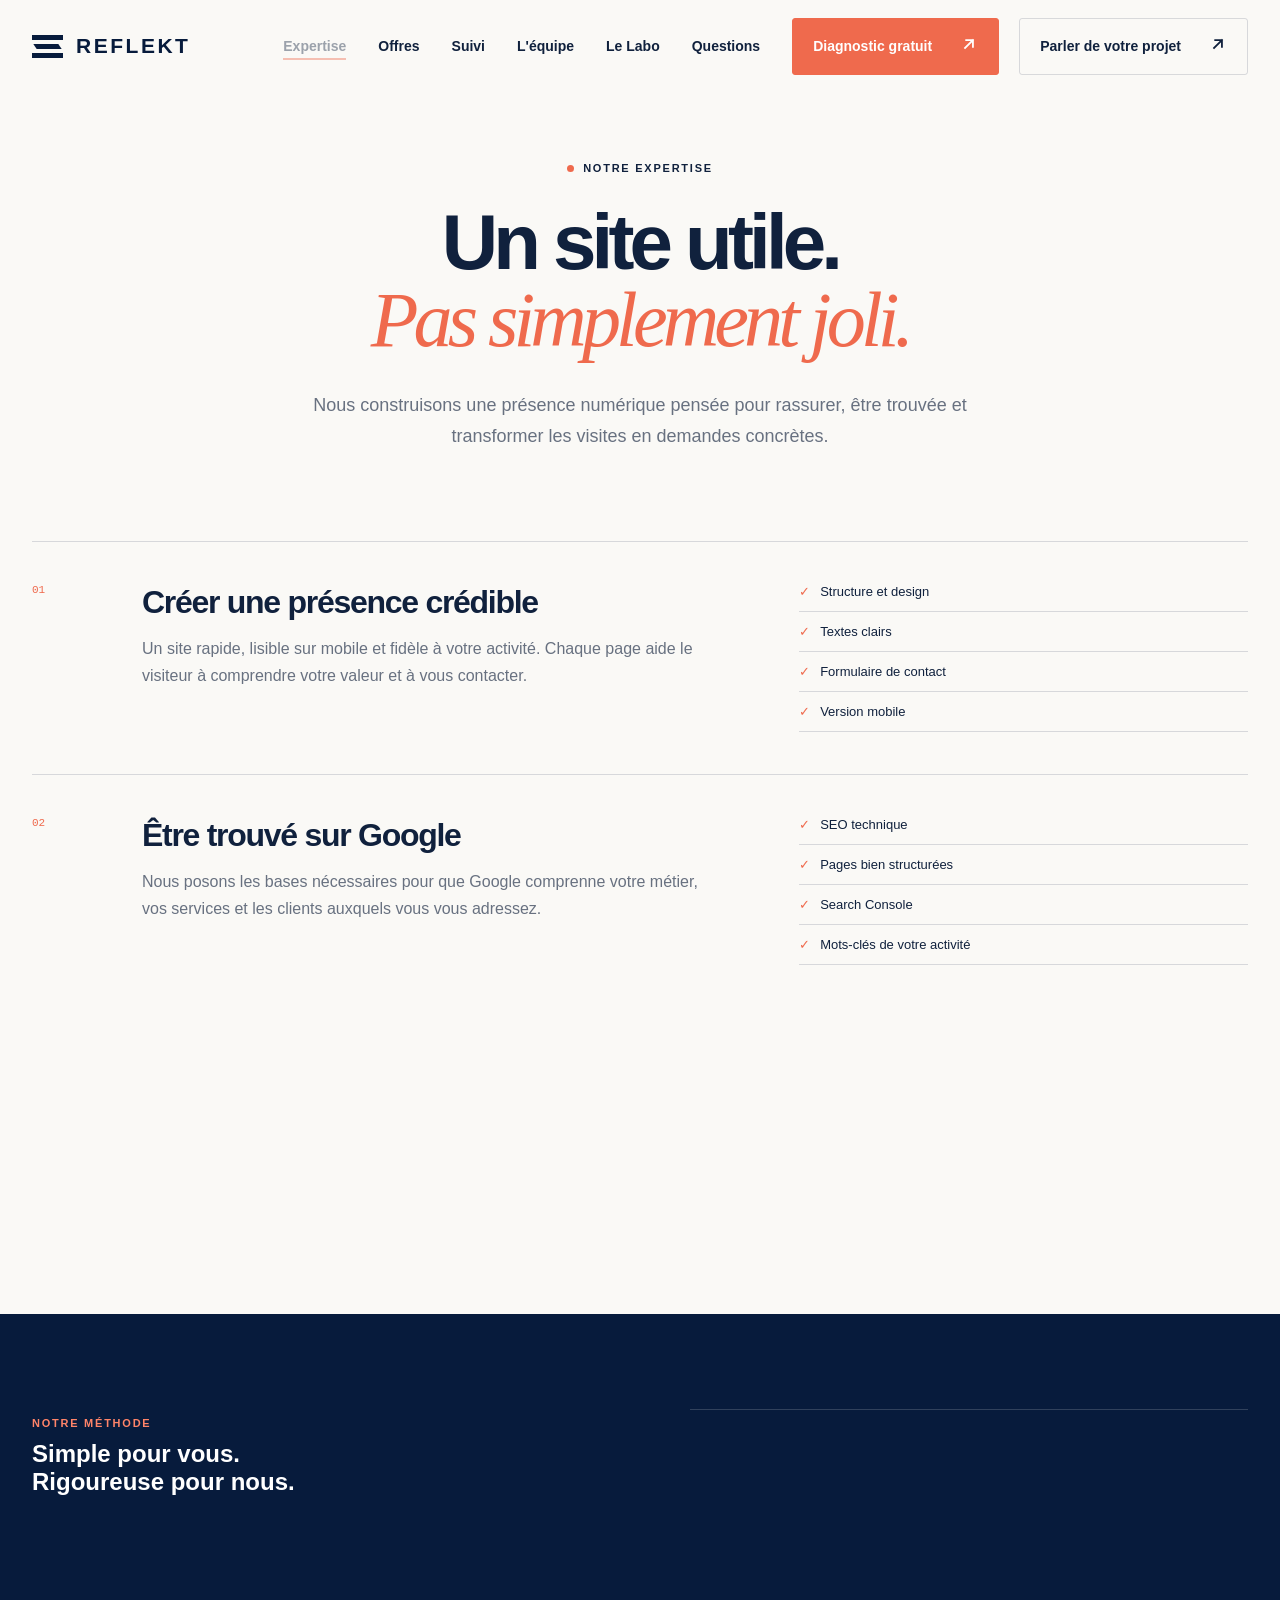
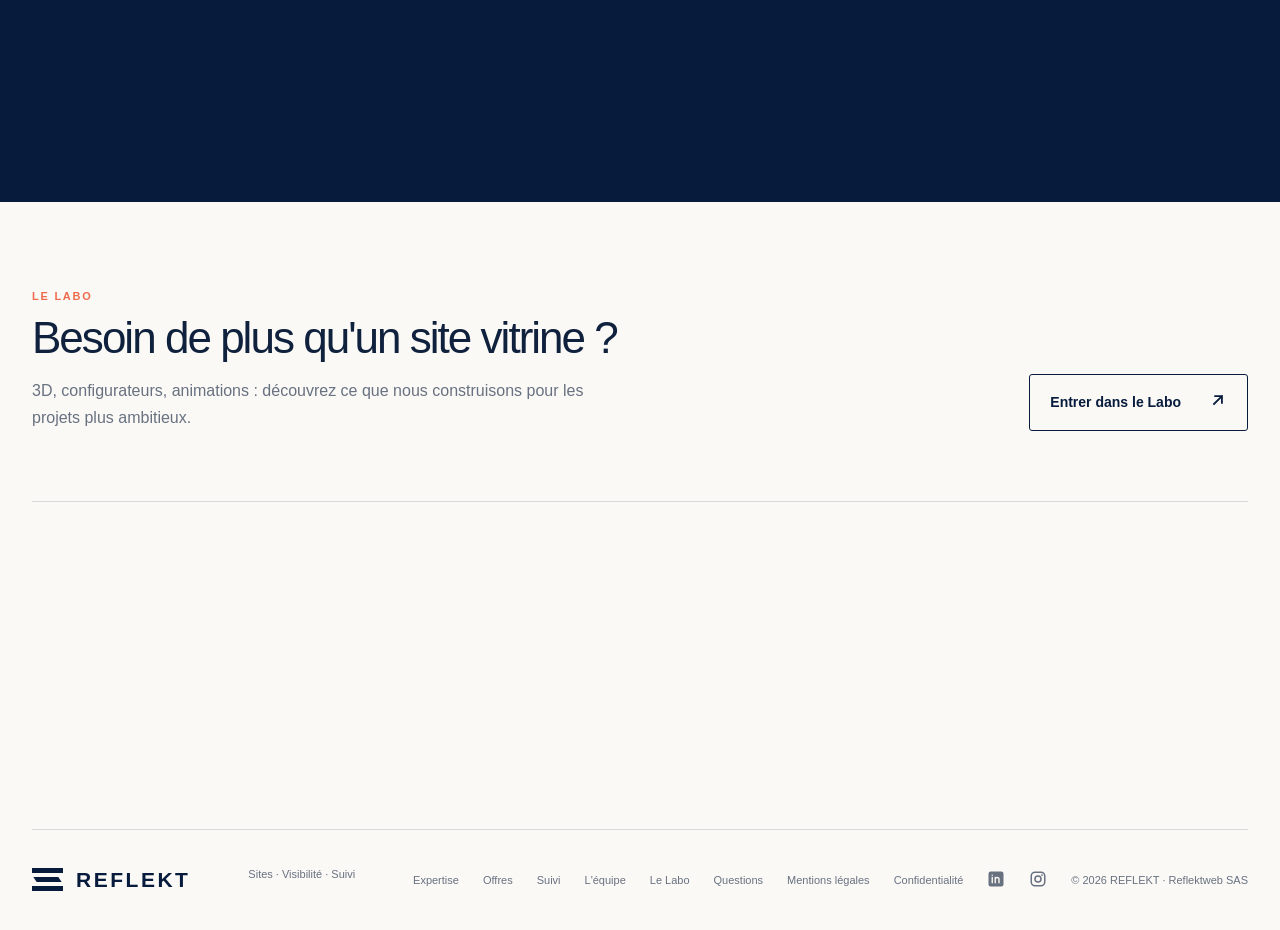
<file: expertise/index.html>
<!doctype html>
<html lang="fr">
<head>
<meta charset="utf-8">
<meta name="viewport" content="width=device-width,initial-scale=1,viewport-fit=cover">
<title>Notre méthode : site utile, référencement, suivi · Reflekt</title>
<meta name="description" content="Comment Reflekt conçoit un site qui rassure, se trouve sur Google et transforme les visites en demandes : écouter, construire, piloter.">
<meta name="robots" content="index, follow">
<link rel="canonical" href="https://reflektweb.com/expertise/">
<meta name="theme-color" content="#071b3c">
<link rel="icon" type="image/png" sizes="32x32" href="/favicon-32.png">
<link rel="icon" type="image/png" sizes="48x48" href="/favicon-48.png">
<link rel="icon" type="image/png" sizes="192x192" href="/favicon-192.png">
<link rel="shortcut icon" href="/favicon.ico">
<link rel="apple-touch-icon" sizes="180x180" href="/apple-touch-icon.png">
<meta property="og:type" content="website">
<meta property="og:site_name" content="Reflekt">
<meta property="og:locale" content="fr_FR">
<meta property="og:url" content="https://reflektweb.com/expertise/">
<meta property="og:title" content="Notre méthode : site utile, référencement, suivi · Reflekt">
<meta property="og:description" content="Comment Reflekt conçoit un site qui rassure, se trouve sur Google et transforme les visites en demandes : écouter, construire, piloter.">
<meta property="og:image" content="https://reflektweb.com/partage-reflekt.jpg">
<meta property="og:image:width" content="1200">
<meta property="og:image:height" content="630">
<meta property="og:image:alt" content="Reflekt, création de site internet près de Lyon">
<meta name="twitter:card" content="summary_large_image">
<meta name="twitter:image" content="https://reflektweb.com/partage-reflekt.jpg">
<meta name="twitter:title" content="Notre méthode : site utile, référencement, suivi · Reflekt">
<meta name="twitter:description" content="Comment Reflekt conçoit un site qui rassure, se trouve sur Google et transforme les visites en demandes : écouter, construire, piloter.">
<script type="application/ld+json">{"@context": "https://schema.org", "@type": "BreadcrumbList", "itemListElement": [{"@type": "ListItem", "position": 1, "name": "Accueil", "item": "https://reflektweb.com/"}, {"@type": "ListItem", "position": 2, "name": "Expertise", "item": "https://reflektweb.com/expertise/"}]}</script>
<link rel="stylesheet" href="../assets/site.css">
</head>
<body data-page="expertise">
<div id="app">
<nav class="nav shell entrance-nav" aria-label="Navigation principale">
  <a class="brand" href="/" aria-label="REFLEKT, accueil"><span class="brand-mark" aria-hidden="true"><i></i><i></i><i></i></span><span>REFLEKT</span></a>
  <button class="menu-button" id="menuBtn" aria-expanded="false" aria-label="Ouvrir le menu"><span></span><span></span></button>
  <div class="nav-links" id="navLinks">
    <a href="/expertise/" data-page="expertise" class="current" aria-current="page">Expertise</a><a href="/offres/" data-page="offres">Offres</a><a href="/suivi/" data-page="suivi">Suivi</a><a href="/equipe/" data-page="equipe">L'équipe</a><a href="/labo/" data-page="labo">Le Labo</a><a href="/questions/" data-page="questions">Questions</a>
    <a href="/?offre=diagnostic&amp;depuis=expertise#contact" class="nav-cta nav-diag" data-page="accueil" data-scroll="contact" data-offer="diagnostic">Diagnostic gratuit <span><svg class="ico-arrow" viewBox="0 0 16 16" width="1em" height="1em" aria-hidden="true" focusable="false"><path d="M4.5 11.5L11.5 4.5M5.5 4.5h6v6" fill="none" stroke="currentColor" stroke-width="1.6" stroke-linecap="square"/></svg></span></a><a href="/#contact" class="nav-cta" data-page="accueil" data-scroll="contact">Parler de votre projet <span><svg class="ico-arrow" viewBox="0 0 16 16" width="1em" height="1em" aria-hidden="true" focusable="false"><path d="M4.5 11.5L11.5 4.5M5.5 4.5h6v6" fill="none" stroke="currentColor" stroke-width="1.6" stroke-linecap="square"/></svg></span></a>
  </div>
</nav>

<main class="page active" id="page-expertise">
  <header class="inner-hero shell"><p class="eyebrow"><span></span> Notre expertise</p><h1>Un site utile.<br/><em>Pas simplement joli.</em></h1><p>Nous construisons une présence numérique pensée pour rassurer, être trouvée et transformer les visites en demandes concrètes.</p></header>
  <section class="expertise-list shell">
    <article><div class="expertise-number">01</div><div><h2>Créer une présence crédible</h2><p>Un site rapide, lisible sur mobile et fidèle à votre activité. Chaque page aide le visiteur à comprendre votre valeur et à vous contacter.</p></div><ul><li>Structure et design</li><li>Textes clairs</li><li>Formulaire de contact</li><li>Version mobile</li></ul></article>
    <article><div class="expertise-number">02</div><div><h2>Être trouvé sur Google</h2><p>Nous posons les bases nécessaires pour que Google comprenne votre métier, vos services et les clients auxquels vous vous adressez.</p></div><ul><li>SEO technique</li><li>Pages bien structurées</li><li>Search Console</li><li>Mots-clés de votre activité</li></ul></article>
    <article><div class="expertise-number">03</div><div><h2>Suivre ce qui fonctionne</h2><p>Les chiffres utiles sont rassemblés dans un rapport simple. Vous savez ce qui progresse et ce qui mérite une action.</p></div><ul><li>Disponibilité du site</li><li>Demandes reçues</li><li>Recommandations</li></ul></article>
  </section>
  <section class="process-band"><div class="shell"><div><p class="section-label light">Notre méthode</p><h2>Simple pour vous.<br/>Rigoureuse pour nous.</h2></div><ol><li><span>01</span><div><b>On comprend</b><p>Votre métier, vos clients et vos priorités.</p></div></li><li><span>02</span><div><b>On construit</b><p>Le site et son parcours de demande.</p></div></li><li><span>03</span><div><b>On pilote</b><p>Les performances et les évolutions utiles.</p></div></li></ol></div></section>
  <section class="lab-teaser shell"><div><p class="section-label">Le Labo</p><h2>Besoin de plus qu'un site vitrine ?</h2><p>3D, configurateurs, animations : découvrez ce que nous construisons pour les projets plus ambitieux.</p></div><a href="/labo/" class="button outline-button" data-page="labo">Entrer dans le Labo <span><svg class="ico-arrow" viewBox="0 0 16 16" width="1em" height="1em" aria-hidden="true" focusable="false"><path d="M4.5 11.5L11.5 4.5M5.5 4.5h6v6" fill="none" stroke="currentColor" stroke-width="1.6" stroke-linecap="square"/></svg></span></a></section>
  <section class="inner-cta shell"><div><p class="section-label">Votre projet</p><h2>Une première recommandation, sans détour.</h2></div><a href="/#contact" class="button primary" data-page="accueil" data-scroll="contact">Échanger avec nous <span><svg class="ico-arrow" viewBox="0 0 16 16" width="1em" height="1em" aria-hidden="true" focusable="false"><path d="M4.5 11.5L11.5 4.5M5.5 4.5h6v6" fill="none" stroke="currentColor" stroke-width="1.6" stroke-linecap="square"/></svg></span></a></section>
</main>

<footer class="footer shell">
  <a class="brand" href="/" style="cursor:pointer"><span class="brand-mark" aria-hidden="true"><i></i><i></i><i></i></span><span>REFLEKT</span></a>
  <p>Sites · Visibilité · Suivi</p>
  <div><a href="/expertise/" data-page="expertise">Expertise</a><a href="/offres/" data-page="offres">Offres</a><a href="/suivi/" data-page="suivi">Suivi</a><a href="/equipe/" data-page="equipe">L'équipe</a><a href="/labo/" data-page="labo">Le Labo</a><a href="/questions/" data-page="questions">Questions</a><a href="/mentions-legales/" data-page="mentions">Mentions légales</a><a href="/confidentialite/" data-page="confidentialite">Confidentialité</a><a class="social" href="https://www.linkedin.com/company/146960030/" target="_blank" rel="noopener" aria-label="Reflekt sur LinkedIn" title="LinkedIn"><svg viewBox="0 0 24 24" width="18" height="18" aria-hidden="true"><rect x="2" y="2" width="20" height="20" rx="3" fill="currentColor"/><path d="M7 10v7M7 7v.01M11 17v-4.2c0-1.6 1-2.8 2.5-2.8S16 11.1 16 12.8V17M11 10v7" fill="none" stroke="#f7f4ef" stroke-width="1.9" stroke-linecap="round"/></svg></a><a class="social" href="https://www.instagram.com/reflektweb/" target="_blank" rel="noopener" aria-label="Reflekt sur Instagram" title="Instagram"><svg viewBox="0 0 24 24" width="18" height="18" aria-hidden="true"><rect x="3" y="3" width="18" height="18" rx="5" fill="none" stroke="currentColor" stroke-width="2"/><circle cx="12" cy="12" r="4" fill="none" stroke="currentColor" stroke-width="2"/><circle cx="17.3" cy="6.7" r="1.2" fill="currentColor"/></svg></a><span>© 2026 REFLEKT · Reflektweb SAS</span></div>
</footer>
</div>
<script src="../assets/site.js" defer></script>
</body>
</html>
</file>
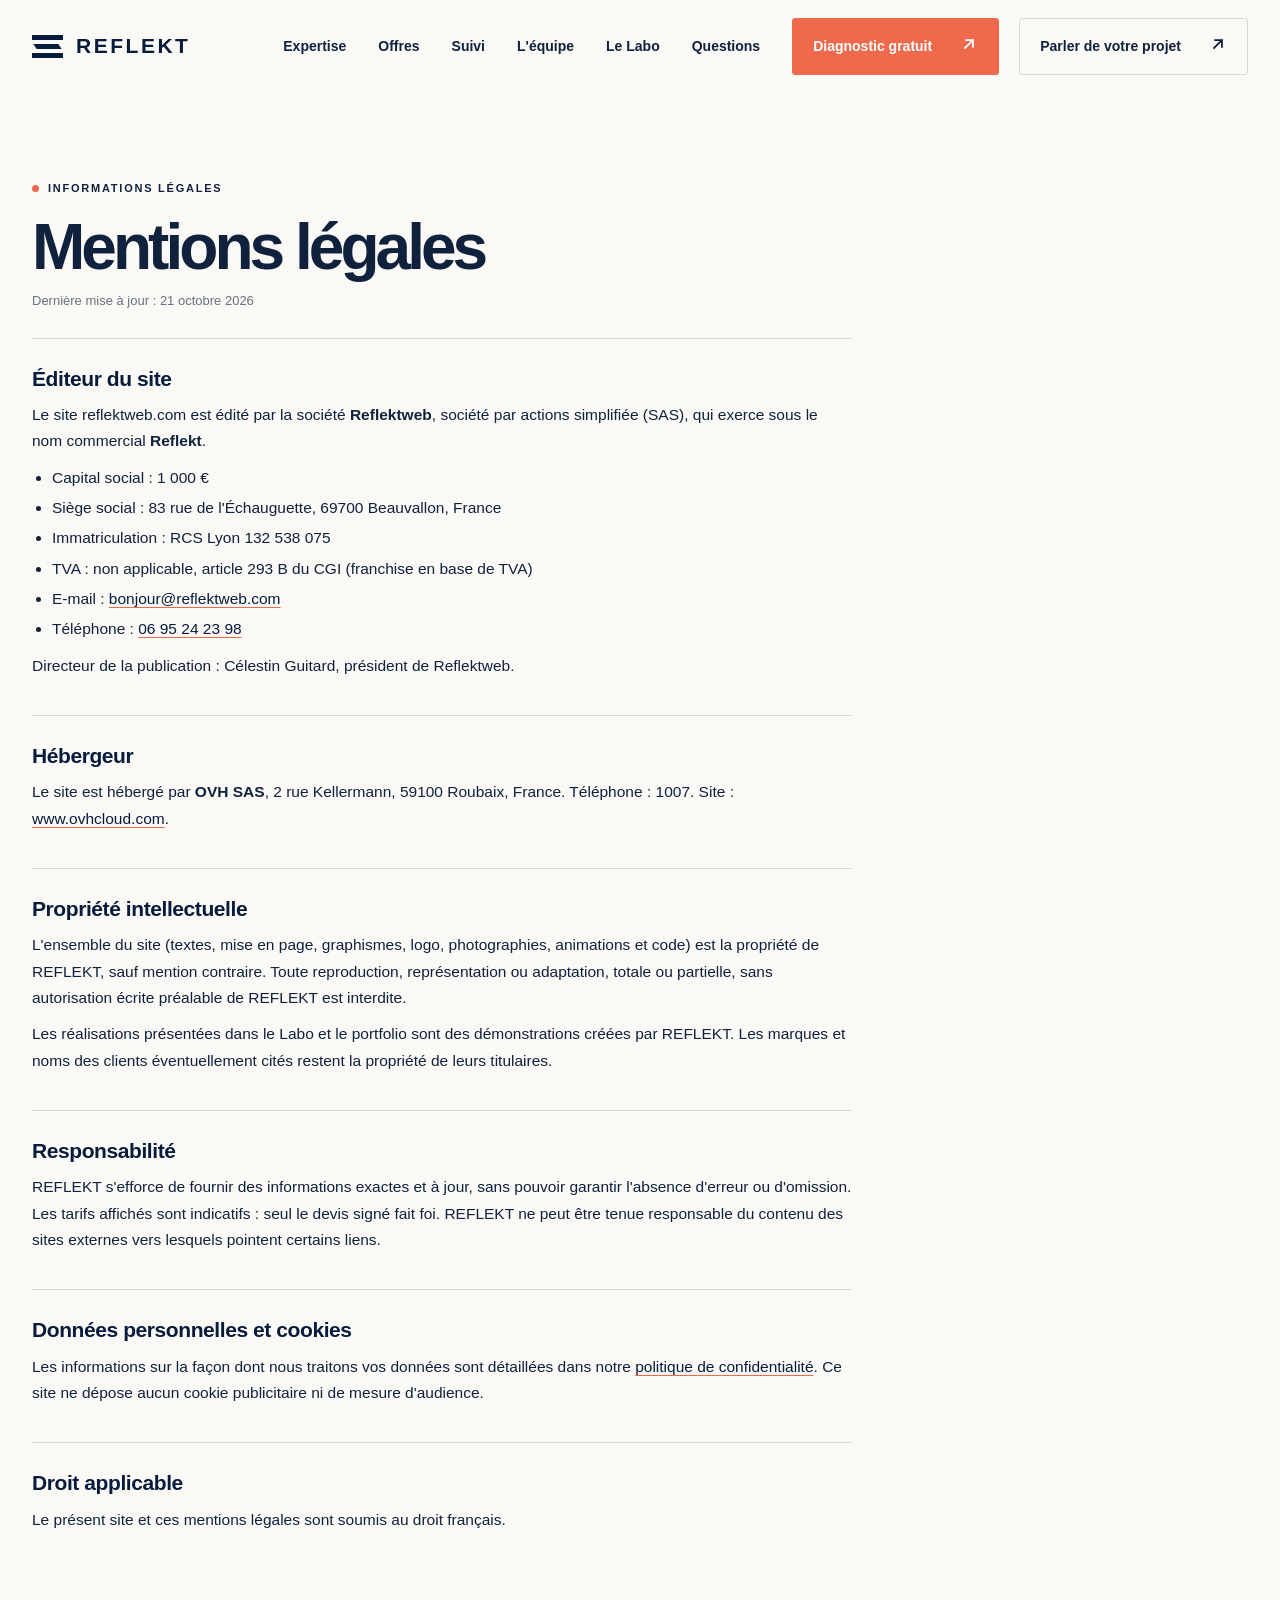
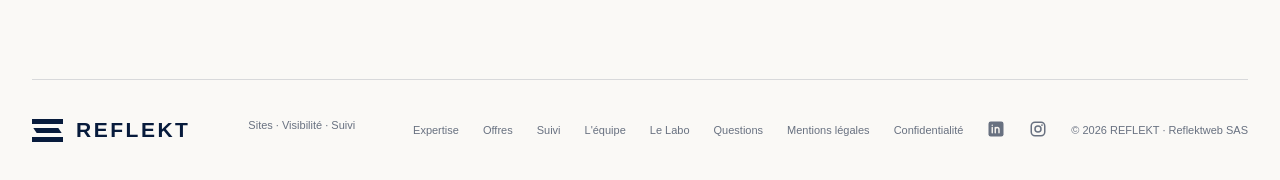
<file: mentions-legales/index.html>
<!doctype html>
<html lang="fr">
<head>
<meta charset="utf-8">
<meta name="viewport" content="width=device-width,initial-scale=1,viewport-fit=cover">
<title>Mentions légales · Reflekt</title>
<meta name="description" content="Mentions légales du site reflektweb.com.">
<meta name="robots" content="noindex, follow">
<link rel="canonical" href="https://reflektweb.com/mentions-legales/">
<meta name="theme-color" content="#071b3c">
<link rel="icon" type="image/png" sizes="32x32" href="/favicon-32.png">
<link rel="icon" type="image/png" sizes="48x48" href="/favicon-48.png">
<link rel="icon" type="image/png" sizes="192x192" href="/favicon-192.png">
<link rel="shortcut icon" href="/favicon.ico">
<link rel="apple-touch-icon" sizes="180x180" href="/apple-touch-icon.png">
<meta property="og:type" content="website">
<meta property="og:site_name" content="Reflekt">
<meta property="og:locale" content="fr_FR">
<meta property="og:url" content="https://reflektweb.com/mentions-legales/">
<meta property="og:title" content="Mentions légales · Reflekt">
<meta property="og:description" content="Mentions légales du site reflektweb.com.">
<meta property="og:image" content="https://reflektweb.com/partage-reflekt.jpg">
<meta property="og:image:width" content="1200">
<meta property="og:image:height" content="630">
<meta property="og:image:alt" content="Reflekt, création de site internet près de Lyon">
<meta name="twitter:card" content="summary_large_image">
<meta name="twitter:image" content="https://reflektweb.com/partage-reflekt.jpg">
<meta name="twitter:title" content="Mentions légales · Reflekt">
<meta name="twitter:description" content="Mentions légales du site reflektweb.com.">
<script type="application/ld+json">{"@context": "https://schema.org", "@type": "BreadcrumbList", "itemListElement": [{"@type": "ListItem", "position": 1, "name": "Accueil", "item": "https://reflektweb.com/"}, {"@type": "ListItem", "position": 2, "name": "Mentions légales", "item": "https://reflektweb.com/mentions-legales/"}]}</script>
<link rel="stylesheet" href="../assets/site.css">
</head>
<body data-page="mentions">
<div id="app">
<nav class="nav shell entrance-nav" aria-label="Navigation principale">
  <a class="brand" href="/" aria-label="REFLEKT, accueil"><span class="brand-mark" aria-hidden="true"><i></i><i></i><i></i></span><span>REFLEKT</span></a>
  <button class="menu-button" id="menuBtn" aria-expanded="false" aria-label="Ouvrir le menu"><span></span><span></span></button>
  <div class="nav-links" id="navLinks">
    <a href="/expertise/" data-page="expertise">Expertise</a><a href="/offres/" data-page="offres">Offres</a><a href="/suivi/" data-page="suivi">Suivi</a><a href="/equipe/" data-page="equipe">L'équipe</a><a href="/labo/" data-page="labo">Le Labo</a><a href="/questions/" data-page="questions">Questions</a>
    <a href="/?offre=diagnostic&amp;depuis=mentions#contact" class="nav-cta nav-diag" data-page="accueil" data-scroll="contact" data-offer="diagnostic">Diagnostic gratuit <span><svg class="ico-arrow" viewBox="0 0 16 16" width="1em" height="1em" aria-hidden="true" focusable="false"><path d="M4.5 11.5L11.5 4.5M5.5 4.5h6v6" fill="none" stroke="currentColor" stroke-width="1.6" stroke-linecap="square"/></svg></span></a><a href="/#contact" class="nav-cta" data-page="accueil" data-scroll="contact">Parler de votre projet <span><svg class="ico-arrow" viewBox="0 0 16 16" width="1em" height="1em" aria-hidden="true" focusable="false"><path d="M4.5 11.5L11.5 4.5M5.5 4.5h6v6" fill="none" stroke="currentColor" stroke-width="1.6" stroke-linecap="square"/></svg></span></a>
  </div>
</nav>

<main class="page active" id="page-mentions">
  <header class="legal-hero shell"><p class="eyebrow"><span></span> Informations légales</p><h1>Mentions légales</h1><p class="legal-date">Dernière mise à jour : 21 octobre 2026</p></header>
  <article class="legal shell">
    <section>
      <h2>Éditeur du site</h2>
      <p>Le site reflektweb.com est édité par la société <strong>Reflektweb</strong>, société par actions simplifiée (SAS), qui exerce sous le nom commercial <strong>Reflekt</strong>.</p>
      <ul>
        <li>Capital social : 1 000 €</li>
        <li>Siège social : 83 rue de l'Échauguette, 69700 Beauvallon, France</li>
        <li>Immatriculation : RCS Lyon 132 538 075</li>
        <li>TVA : non applicable, article 293 B du CGI (franchise en base de TVA)</li>
        <li>E-mail : <a href="mailto:bonjour@reflektweb.com">bonjour@reflektweb.com</a></li>
        <li>Téléphone : <a href="tel:+33695242398">06 95 24 23 98</a></li>
      </ul>
      <p>Directeur de la publication : Célestin Guitard, président de Reflektweb.</p>
    </section>
    <section>
      <h2>Hébergeur</h2>
      <p>Le site est hébergé par <strong>OVH SAS</strong>, 2 rue Kellermann, 59100 Roubaix, France. Téléphone : 1007. Site : <a href="https://www.ovhcloud.com" target="_blank" rel="noopener noreferrer">www.ovhcloud.com</a>.</p>
    </section>
    <section>
      <h2>Propriété intellectuelle</h2>
      <p>L'ensemble du site (textes, mise en page, graphismes, logo, photographies, animations et code) est la propriété de REFLEKT, sauf mention contraire. Toute reproduction, représentation ou adaptation, totale ou partielle, sans autorisation écrite préalable de REFLEKT est interdite.</p>
      <p>Les réalisations présentées dans le Labo et le portfolio sont des démonstrations créées par REFLEKT. Les marques et noms des clients éventuellement cités restent la propriété de leurs titulaires.</p>
    </section>
    <section>
      <h2>Responsabilité</h2>
      <p>REFLEKT s'efforce de fournir des informations exactes et à jour, sans pouvoir garantir l'absence d'erreur ou d'omission. Les tarifs affichés sont indicatifs : seul le devis signé fait foi. REFLEKT ne peut être tenue responsable du contenu des sites externes vers lesquels pointent certains liens.</p>
    </section>
    <section>
      <h2>Données personnelles et cookies</h2>
      <p>Les informations sur la façon dont nous traitons vos données sont détaillées dans notre <a href="/confidentialite/" data-page="confidentialite">politique de confidentialité</a>. Ce site ne dépose aucun cookie publicitaire ni de mesure d'audience.</p>
    </section>
    <section>
      <h2>Droit applicable</h2>
      <p>Le présent site et ces mentions légales sont soumis au droit français.</p>
    </section>
  </article>
</main>

<footer class="footer shell">
  <a class="brand" href="/" style="cursor:pointer"><span class="brand-mark" aria-hidden="true"><i></i><i></i><i></i></span><span>REFLEKT</span></a>
  <p>Sites · Visibilité · Suivi</p>
  <div><a href="/expertise/" data-page="expertise">Expertise</a><a href="/offres/" data-page="offres">Offres</a><a href="/suivi/" data-page="suivi">Suivi</a><a href="/equipe/" data-page="equipe">L'équipe</a><a href="/labo/" data-page="labo">Le Labo</a><a href="/questions/" data-page="questions">Questions</a><a href="/mentions-legales/" data-page="mentions">Mentions légales</a><a href="/confidentialite/" data-page="confidentialite">Confidentialité</a><a class="social" href="https://www.linkedin.com/company/146960030/" target="_blank" rel="noopener" aria-label="Reflekt sur LinkedIn" title="LinkedIn"><svg viewBox="0 0 24 24" width="18" height="18" aria-hidden="true"><rect x="2" y="2" width="20" height="20" rx="3" fill="currentColor"/><path d="M7 10v7M7 7v.01M11 17v-4.2c0-1.6 1-2.8 2.5-2.8S16 11.1 16 12.8V17M11 10v7" fill="none" stroke="#f7f4ef" stroke-width="1.9" stroke-linecap="round"/></svg></a><a class="social" href="https://www.instagram.com/reflektweb/" target="_blank" rel="noopener" aria-label="Reflekt sur Instagram" title="Instagram"><svg viewBox="0 0 24 24" width="18" height="18" aria-hidden="true"><rect x="3" y="3" width="18" height="18" rx="5" fill="none" stroke="currentColor" stroke-width="2"/><circle cx="12" cy="12" r="4" fill="none" stroke="currentColor" stroke-width="2"/><circle cx="17.3" cy="6.7" r="1.2" fill="currentColor"/></svg></a><span>© 2026 REFLEKT · Reflektweb SAS</span></div>
</footer>
</div>
<script src="../assets/site.js" defer></script>
</body>
</html>
</file>
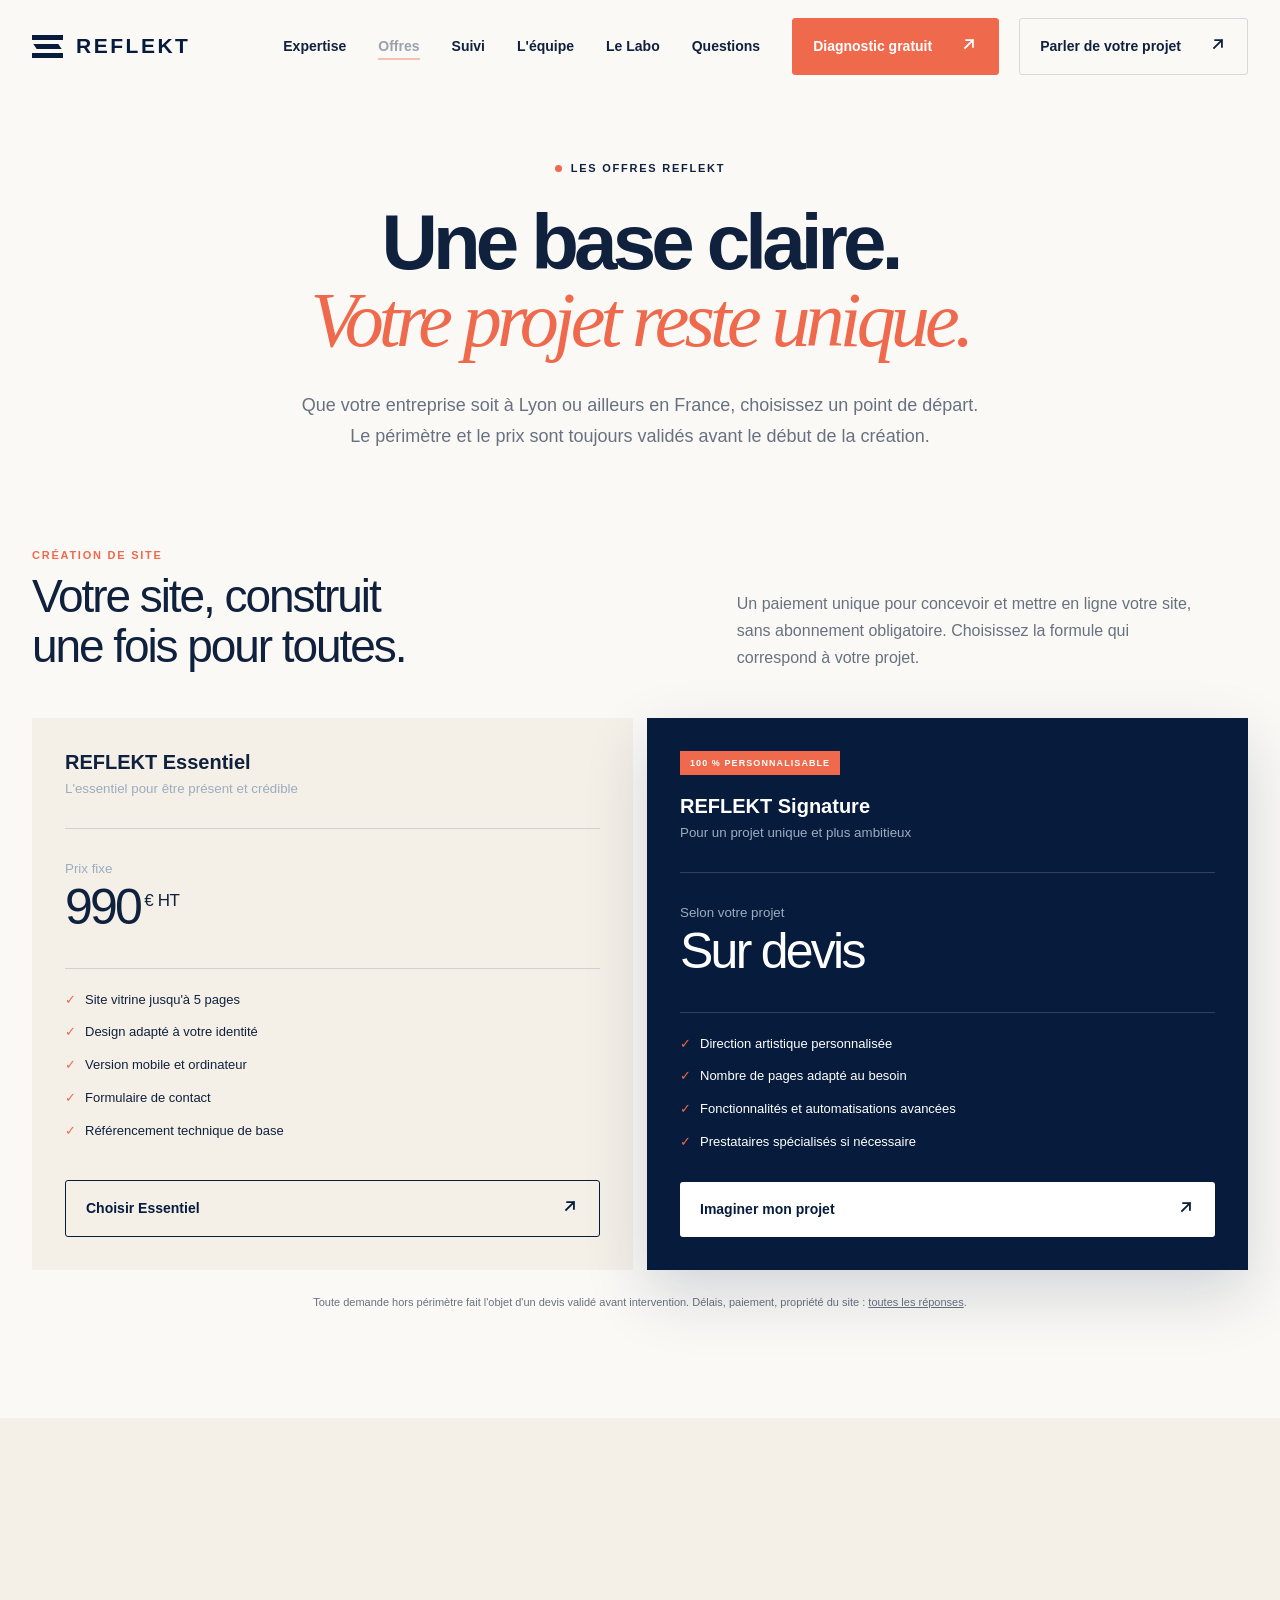
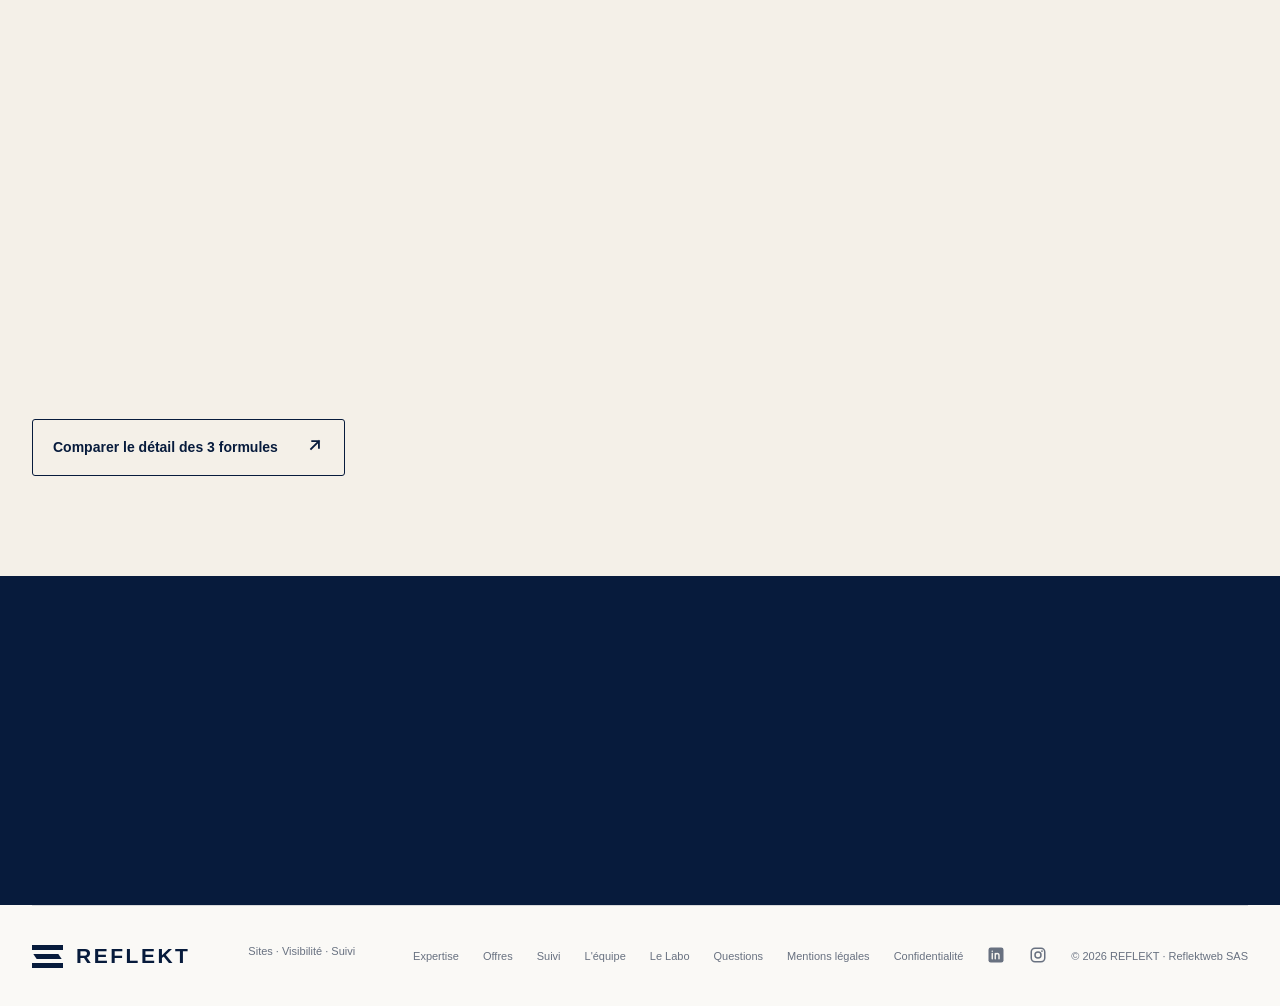
<file: offres/index.html>
<!doctype html>
<html lang="fr">
<head>
<meta charset="utf-8">
<meta name="viewport" content="width=device-width,initial-scale=1,viewport-fit=cover">
<title>Création site vitrine près de Lyon dès 990 € HT · Reflekt</title>
<meta name="description" content="Création de site vitrine près de Lyon : Essentiel à 990 € HT, sur mesure dès 1 200 € HT, suivi dès 30 € HT/mois. Des prix clairs, validés avant de commencer.">
<meta name="robots" content="index, follow">
<link rel="canonical" href="https://reflektweb.com/offres/">
<meta name="theme-color" content="#071b3c">
<link rel="icon" type="image/png" sizes="32x32" href="/favicon-32.png">
<link rel="icon" type="image/png" sizes="48x48" href="/favicon-48.png">
<link rel="icon" type="image/png" sizes="192x192" href="/favicon-192.png">
<link rel="shortcut icon" href="/favicon.ico">
<link rel="apple-touch-icon" sizes="180x180" href="/apple-touch-icon.png">
<meta property="og:type" content="website">
<meta property="og:site_name" content="Reflekt">
<meta property="og:locale" content="fr_FR">
<meta property="og:url" content="https://reflektweb.com/offres/">
<meta property="og:title" content="Création site vitrine près de Lyon dès 990 € HT · Reflekt">
<meta property="og:description" content="Création de site vitrine près de Lyon : Essentiel à 990 € HT, sur mesure dès 1 200 € HT, suivi dès 30 € HT/mois. Des prix clairs, validés avant de commencer.">
<meta property="og:image" content="https://reflektweb.com/partage-reflekt.jpg">
<meta property="og:image:width" content="1200">
<meta property="og:image:height" content="630">
<meta property="og:image:alt" content="Reflekt, création de site internet près de Lyon">
<meta name="twitter:card" content="summary_large_image">
<meta name="twitter:image" content="https://reflektweb.com/partage-reflekt.jpg">
<meta name="twitter:title" content="Création site vitrine près de Lyon dès 990 € HT · Reflekt">
<meta name="twitter:description" content="Création de site vitrine près de Lyon : Essentiel à 990 € HT, sur mesure dès 1 200 € HT, suivi dès 30 € HT/mois. Des prix clairs, validés avant de commencer.">
<script type="application/ld+json">{"@context": "https://schema.org", "@type": "BreadcrumbList", "itemListElement": [{"@type": "ListItem", "position": 1, "name": "Accueil", "item": "https://reflektweb.com/"}, {"@type": "ListItem", "position": 2, "name": "Offres", "item": "https://reflektweb.com/offres/"}]}</script>
<link rel="stylesheet" href="../assets/site.css">
</head>
<body data-page="offres">
<div id="app">
<nav class="nav shell entrance-nav" aria-label="Navigation principale">
  <a class="brand" href="/" aria-label="REFLEKT, accueil"><span class="brand-mark" aria-hidden="true"><i></i><i></i><i></i></span><span>REFLEKT</span></a>
  <button class="menu-button" id="menuBtn" aria-expanded="false" aria-label="Ouvrir le menu"><span></span><span></span></button>
  <div class="nav-links" id="navLinks">
    <a href="/expertise/" data-page="expertise">Expertise</a><a href="/offres/" data-page="offres" class="current" aria-current="page">Offres</a><a href="/suivi/" data-page="suivi">Suivi</a><a href="/equipe/" data-page="equipe">L'équipe</a><a href="/labo/" data-page="labo">Le Labo</a><a href="/questions/" data-page="questions">Questions</a>
    <a href="/?offre=diagnostic&amp;depuis=offres#contact" class="nav-cta nav-diag" data-page="accueil" data-scroll="contact" data-offer="diagnostic">Diagnostic gratuit <span><svg class="ico-arrow" viewBox="0 0 16 16" width="1em" height="1em" aria-hidden="true" focusable="false"><path d="M4.5 11.5L11.5 4.5M5.5 4.5h6v6" fill="none" stroke="currentColor" stroke-width="1.6" stroke-linecap="square"/></svg></span></a><a href="/#contact" class="nav-cta" data-page="accueil" data-scroll="contact">Parler de votre projet <span><svg class="ico-arrow" viewBox="0 0 16 16" width="1em" height="1em" aria-hidden="true" focusable="false"><path d="M4.5 11.5L11.5 4.5M5.5 4.5h6v6" fill="none" stroke="currentColor" stroke-width="1.6" stroke-linecap="square"/></svg></span></a>
  </div>
</nav>

<main class="page active" id="page-offres">
  <header class="inner-hero shell"><p class="eyebrow"><span></span> Les offres REFLEKT</p><h1>Une base claire.<br/><em>Votre projet reste unique.</em></h1><p>Que votre entreprise soit à Lyon ou ailleurs en France, choisissez un point de départ. Le périmètre et le prix sont toujours validés avant le début de la création.</p></header>
  <section class="offer offer-packages shell offers-detail" aria-labelledby="offresSites">
    <div class="offer-group-head"><div><p class="section-label">Création de site</p><h2 id="offresSites">Votre site, construit une fois pour toutes.</h2></div><p>Un paiement unique pour concevoir et mettre en ligne votre site, sans abonnement obligatoire. Choisissez la formule qui correspond à votre projet.</p></div>
    <div class="pricing-grid two">
      <article class="pricing-card"><div class="price-head"><span>REFLEKT Essentiel</span><small>L'essentiel pour être présent et crédible</small></div><div class="price"><small>Prix fixe</small><strong>990<sup>€ HT</sup></strong></div><ul><li>Site vitrine jusqu'à 5 pages</li><li>Design adapté à votre identité</li><li>Version mobile et ordinateur</li><li>Formulaire de contact</li><li>Référencement technique de base</li></ul><a href="/?offre=essentiel&amp;depuis=offres#contact" class="button full outline-button" data-page="accueil" data-scroll="contact" data-offer="essentiel">Choisir Essentiel <span><svg class="ico-arrow" viewBox="0 0 16 16" width="1em" height="1em" aria-hidden="true" focusable="false"><path d="M4.5 11.5L11.5 4.5M5.5 4.5h6v6" fill="none" stroke="currentColor" stroke-width="1.6" stroke-linecap="square"/></svg></span></a></article>
      <article class="pricing-card featured"><span class="popular">100 % personnalisable</span><div class="price-head"><span>REFLEKT Signature</span><small>Pour un projet unique et plus ambitieux</small></div><div class="price"><small>Selon votre projet</small><strong>Sur devis</strong></div><ul><li>Direction artistique personnalisée</li><li>Nombre de pages adapté au besoin</li><li>Fonctionnalités et automatisations avancées</li><li>Prestataires spécialisés si nécessaire</li></ul><a href="/?offre=signature&amp;depuis=offres#contact" class="button primary full" data-page="accueil" data-scroll="contact" data-offer="signature">Imaginer mon projet <span><svg class="ico-arrow" viewBox="0 0 16 16" width="1em" height="1em" aria-hidden="true" focusable="false"><path d="M4.5 11.5L11.5 4.5M5.5 4.5h6v6" fill="none" stroke="currentColor" stroke-width="1.6" stroke-linecap="square"/></svg></span></a></article>
    </div><p class="offer-note">Toute demande hors périmètre fait l'objet d'un devis validé avant intervention. Délais, paiement, propriété du site : <a href="/questions/" data-page="questions" style="text-decoration:underline;cursor:pointer">toutes les réponses</a>.</p>
  </section>
  <section class="offer-follow" aria-labelledby="offresSuivi"><div class="shell">
    <div class="offer-group-head"><div><p class="section-label">Suivi mensuel · En option</p><h2 id="offresSuivi">Une fois en ligne, votre site continue d'avancer.</h2></div><p><b>Le suivi est facultatif.</b> Votre site fonctionne et vous appartient, avec ou sans abonnement. Si vous le souhaitez, un suivi mensuel permet de l'entretenir, de mesurer ses résultats et de le faire progresser.</p></div>
    <div class="follow-mini">
      <article><p class="follow-mini-name">Technique</p><p class="follow-mini-price"><strong>30 €</strong> HT/mois en annuel</p><p class="follow-mini-alt">ou 39 € HT/mois sans engagement</p><p>Un site stable, sauvegardé et surveillé 24 h/24.</p><a href="/?offre=technique&amp;depuis=offres#contact" class="text-link" data-page="accueil" data-scroll="contact" data-offer="technique">Choisir Technique <span><svg class="ico-arrow" viewBox="0 0 16 16" width="1em" height="1em" aria-hidden="true" focusable="false"><path d="M4.5 11.5L11.5 4.5M5.5 4.5h6v6" fill="none" stroke="currentColor" stroke-width="1.6" stroke-linecap="square"/></svg></span></a></article>
      <article class="featured"><span class="follow-mini-tag">Le plus équilibré</span><p class="follow-mini-name">Pilotage</p><p class="follow-mini-price"><strong>75 €</strong> HT/mois en annuel</p><p class="follow-mini-alt">ou 89 € HT/mois sans engagement</p><p>Suivi SEO chaque mois, bilan tous les deux mois et 2 modifications visuelles par mois.</p><a href="/?offre=pilotage&amp;depuis=offres#contact" class="text-link" data-page="accueil" data-scroll="contact" data-offer="pilotage">Choisir Pilotage <span><svg class="ico-arrow" viewBox="0 0 16 16" width="1em" height="1em" aria-hidden="true" focusable="false"><path d="M4.5 11.5L11.5 4.5M5.5 4.5h6v6" fill="none" stroke="currentColor" stroke-width="1.6" stroke-linecap="square"/></svg></span></a></article>
      <article><p class="follow-mini-name">Croissance</p><p class="follow-mini-price"><strong>150 €</strong> HT/mois en annuel</p><p class="follow-mini-alt">ou 179 € HT/mois sans engagement</p><p>Suivi SEO chaque semaine, stratégie et amélioration appliquée chaque mois, 5 modifications visuelles.</p><a href="/?offre=croissance&amp;depuis=offres#contact" class="text-link" data-page="accueil" data-scroll="contact" data-offer="croissance">Choisir Croissance <span><svg class="ico-arrow" viewBox="0 0 16 16" width="1em" height="1em" aria-hidden="true" focusable="false"><path d="M4.5 11.5L11.5 4.5M5.5 4.5h6v6" fill="none" stroke="currentColor" stroke-width="1.6" stroke-linecap="square"/></svg></span></a></article>
    </div>
    <a href="/suivi/" class="button outline-button follow-mini-more" data-page="suivi">Comparer le détail des 3 formules <span><svg class="ico-arrow" viewBox="0 0 16 16" width="1em" height="1em" aria-hidden="true" focusable="false"><path d="M4.5 11.5L11.5 4.5M5.5 4.5h6v6" fill="none" stroke="currentColor" stroke-width="1.6" stroke-linecap="square"/></svg></span></a>
  </div></section>
  <section class="offer-reassurance"><div class="shell"><p class="section-label light">Un cadre transparent</p><h2>Vous savez ce qui est inclus avant de commencer.</h2><p>Les outils externes, prestations spécialisées et personnalisations supplémentaires sont présentés séparément. Aucun coût n'est engagé sans votre accord.</p></div></section>
</main>

<footer class="footer shell">
  <a class="brand" href="/" style="cursor:pointer"><span class="brand-mark" aria-hidden="true"><i></i><i></i><i></i></span><span>REFLEKT</span></a>
  <p>Sites · Visibilité · Suivi</p>
  <div><a href="/expertise/" data-page="expertise">Expertise</a><a href="/offres/" data-page="offres">Offres</a><a href="/suivi/" data-page="suivi">Suivi</a><a href="/equipe/" data-page="equipe">L'équipe</a><a href="/labo/" data-page="labo">Le Labo</a><a href="/questions/" data-page="questions">Questions</a><a href="/mentions-legales/" data-page="mentions">Mentions légales</a><a href="/confidentialite/" data-page="confidentialite">Confidentialité</a><a class="social" href="https://www.linkedin.com/company/146960030/" target="_blank" rel="noopener" aria-label="Reflekt sur LinkedIn" title="LinkedIn"><svg viewBox="0 0 24 24" width="18" height="18" aria-hidden="true"><rect x="2" y="2" width="20" height="20" rx="3" fill="currentColor"/><path d="M7 10v7M7 7v.01M11 17v-4.2c0-1.6 1-2.8 2.5-2.8S16 11.1 16 12.8V17M11 10v7" fill="none" stroke="#f7f4ef" stroke-width="1.9" stroke-linecap="round"/></svg></a><a class="social" href="https://www.instagram.com/reflektweb/" target="_blank" rel="noopener" aria-label="Reflekt sur Instagram" title="Instagram"><svg viewBox="0 0 24 24" width="18" height="18" aria-hidden="true"><rect x="3" y="3" width="18" height="18" rx="5" fill="none" stroke="currentColor" stroke-width="2"/><circle cx="12" cy="12" r="4" fill="none" stroke="currentColor" stroke-width="2"/><circle cx="17.3" cy="6.7" r="1.2" fill="currentColor"/></svg></a><span>© 2026 REFLEKT · Reflektweb SAS</span></div>
</footer>
</div>
<script src="../assets/site.js" defer></script>
</body>
</html>
</file>
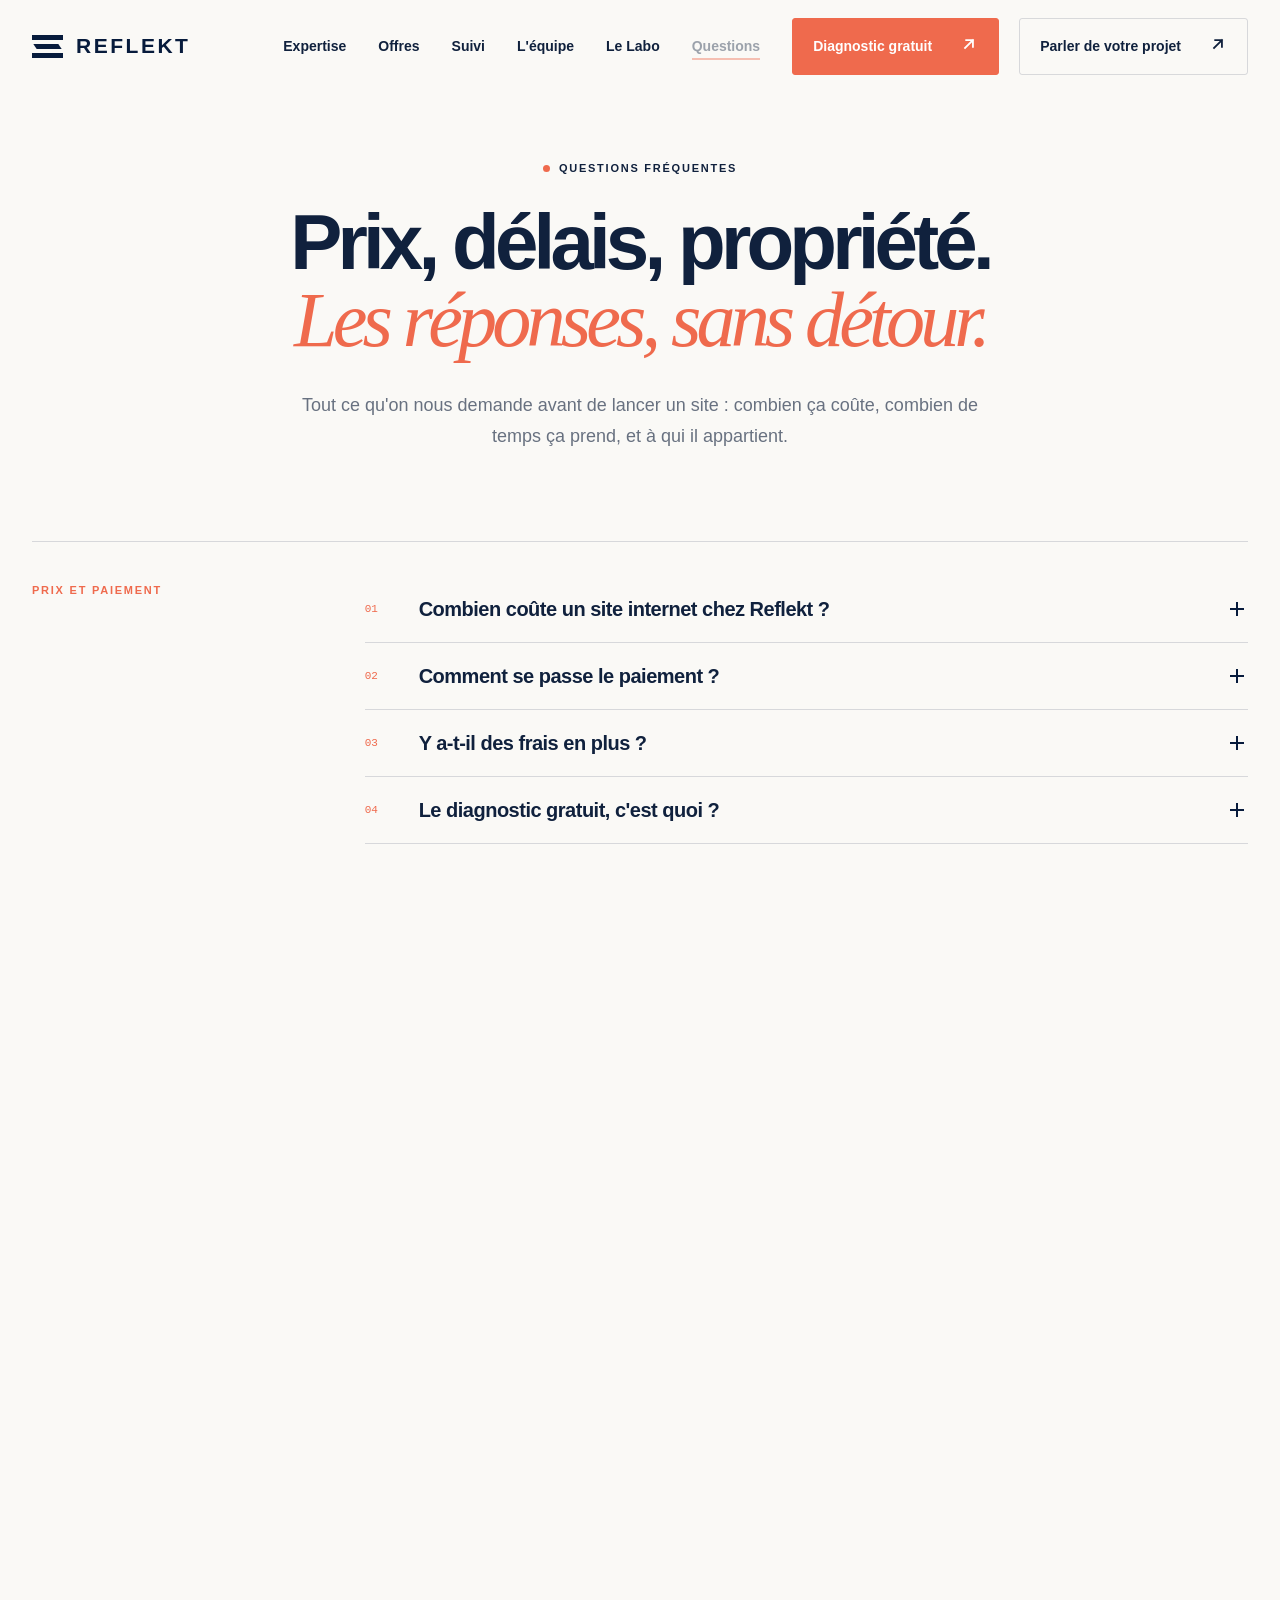
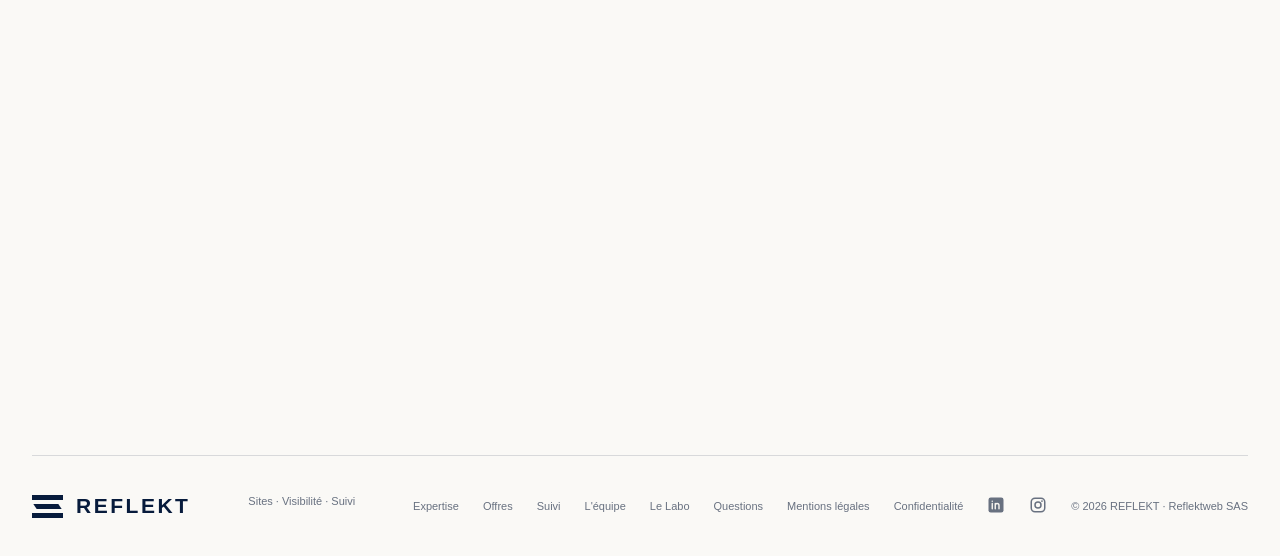
<file: questions/index.html>
<!doctype html>
<html lang="fr">
<head>
<meta charset="utf-8">
<meta name="viewport" content="width=device-width,initial-scale=1,viewport-fit=cover">
<title>Prix, délais, propriété d'un site : vos questions · Reflekt</title>
<meta name="description" content="Combien coûte un site internet, en combien de temps il est en ligne, à qui il appartient, ce que comprend le suivi : les réponses de Reflekt, sans détour.">
<meta name="robots" content="index, follow">
<link rel="canonical" href="https://reflektweb.com/questions/">
<meta name="theme-color" content="#071b3c">
<link rel="icon" type="image/png" sizes="32x32" href="/favicon-32.png">
<link rel="icon" type="image/png" sizes="48x48" href="/favicon-48.png">
<link rel="icon" type="image/png" sizes="192x192" href="/favicon-192.png">
<link rel="shortcut icon" href="/favicon.ico">
<link rel="apple-touch-icon" sizes="180x180" href="/apple-touch-icon.png">
<meta property="og:type" content="website">
<meta property="og:site_name" content="Reflekt">
<meta property="og:locale" content="fr_FR">
<meta property="og:url" content="https://reflektweb.com/questions/">
<meta property="og:title" content="Prix, délais, propriété d&#x27;un site : vos questions · Reflekt">
<meta property="og:description" content="Combien coûte un site internet, en combien de temps il est en ligne, à qui il appartient, ce que comprend le suivi : les réponses de Reflekt, sans détour.">
<meta property="og:image" content="https://reflektweb.com/partage-reflekt.jpg">
<meta property="og:image:width" content="1200">
<meta property="og:image:height" content="630">
<meta property="og:image:alt" content="Reflekt, création de site internet près de Lyon">
<meta name="twitter:card" content="summary_large_image">
<meta name="twitter:image" content="https://reflektweb.com/partage-reflekt.jpg">
<meta name="twitter:title" content="Prix, délais, propriété d&#x27;un site : vos questions · Reflekt">
<meta name="twitter:description" content="Combien coûte un site internet, en combien de temps il est en ligne, à qui il appartient, ce que comprend le suivi : les réponses de Reflekt, sans détour.">
<script type="application/ld+json">{"@context": "https://schema.org", "@type": "BreadcrumbList", "itemListElement": [{"@type": "ListItem", "position": 1, "name": "Accueil", "item": "https://reflektweb.com/"}, {"@type": "ListItem", "position": 2, "name": "Questions", "item": "https://reflektweb.com/questions/"}]}</script><script type="application/ld+json">{"@context": "https://schema.org", "@type": "FAQPage", "mainEntity": [{"@type": "Question", "name": "Combien coûte un site internet chez Reflekt ?", "acceptedAnswer": {"@type": "Answer", "text": "Le site Essentiel coûte 990 € HT, prix fixe : un site vitrine jusqu'à 5 pages, adapté au mobile, avec formulaire de contact et référencement technique de base. Pour un projet plus ambitieux, l'offre Signature commence à 1 200 € HT, sur devis. Le devis est gratuit."}}, {"@type": "Question", "name": "Comment se passe le paiement ?", "acceptedAnswer": {"@type": "Answer", "text": "Un acompte de 40 % à la signature du devis, puis le solde à la mise en ligne du site. Si vous choisissez un suivi mensuel, il est facturé chaque mois à partir de la mise en ligne."}}, {"@type": "Question", "name": "Y a-t-il des frais en plus ?", "acceptedAnswer": {"@type": "Answer", "text": "Le nom de domaine et l'hébergement sont souscrits à votre nom et payés directement aux prestataires : comptez environ 60 à 165 € par an selon l'offre choisie. Tout autre coût (rédaction, photos, fonction particulière) vous est présenté et validé avant d'être engagé."}}, {"@type": "Question", "name": "Le diagnostic gratuit, c'est quoi ?", "acceptedAnswer": {"@type": "Answer", "text": "Nous cherchons votre métier et votre ville sur Google, comme le ferait un client, puis nous comparons votre présence à celle des entreprises qui sortent en premier : fiche Google, avis, site, clarté des informations. Nous vous présentons le résultat en visio, avec vos trois priorités. C'est gratuit et sans engagement."}}, {"@type": "Question", "name": "En combien de temps mon site est-il en ligne ?", "acceptedAnswer": {"@type": "Answer", "text": "Comptez environ 3 à 4 semaines pour un site Essentiel. Ce délai est indicatif : il dépend du projet et court à partir de l'acompte et de la réception de vos contenus (textes, photos, logo)."}}, {"@type": "Question", "name": "Comment se passe la création ?", "acceptedAnswer": {"@type": "Answer", "text": "Un premier échange en visio pour comprendre votre activité et vos clients, puis une maquette. Les retouches sont illimitées pendant la création, dans le périmètre du devis. Vous validez le site avant sa mise en ligne."}}, {"@type": "Question", "name": "Dois-je fournir les textes et les photos ?", "acceptedAnswer": {"@type": "Answer", "text": "Vous nous transmettez vos contenus et nous les mettons en forme. Si vous préférez, la rédaction et les photos peuvent être ajoutées en option, sur devis."}}, {"@type": "Question", "name": "Travaillez-vous à distance ?", "acceptedAnswer": {"@type": "Answer", "text": "Oui. Nous sommes basés près de Lyon et accompagnons des entreprises partout en France. Nos rendez-vous se font en visio."}}, {"@type": "Question", "name": "À qui appartient le site ?", "acceptedAnswer": {"@type": "Answer", "text": "À vous. Une fois le site payé, ses contenus, son design et son code vous appartiennent. Le nom de domaine, l'hébergement et vos comptes Google sont créés à votre nom."}}, {"@type": "Question", "name": "Faut-il vous donner mes mots de passe ?", "acceptedAnswer": {"@type": "Answer", "text": "Jamais. Vous nous donnez un accès délégué à vos outils, que vous pouvez retirer à tout moment."}}, {"@type": "Question", "name": "Le suivi mensuel est-il obligatoire ?", "acceptedAnswer": {"@type": "Answer", "text": "Non. Votre site fonctionne et vous appartient, avec ou sans suivi. Si vous souhaitez être accompagné, trois formules existent : Technique, Pilotage et Croissance. En paiement annuel, elles reviennent à 30 €, 75 € et 150 € HT par mois, soit 360 €, 900 € et 1 800 € HT payés en une fois, avec un engagement ferme de 12 mois : l'abonnement annuel ne peut être ni arrêté ni remboursé en cours d'année. En paiement mensuel, elles coûtent 39 €, 89 € et 179 € HT par mois, sans engagement et résiliables avec un préavis d'un mois."}}, {"@type": "Question", "name": "Que se passe-t-il si mon site a un problème ?", "acceptedAnswer": {"@type": "Answer", "text": "Pendant 30 jours après la mise en ligne, nous corrigeons gratuitement tout défaut de fonctionnement. Ensuite, les corrections sont comprises dans le suivi mensuel, ou réalisées sur devis si vous n'en avez pas."}}, {"@type": "Question", "name": "Pouvez-vous garantir la première place sur Google ?", "acceptedAnswer": {"@type": "Answer", "text": "Non, et personne ne peut honnêtement le promettre : le classement dépend aussi de Google et de vos concurrents. Nous mettons en place tout ce qui dépend de nous (un site rapide, bien construit, pensé pour les recherches locales) et nous suivons vos résultats pour les améliorer."}}]}</script>
<link rel="stylesheet" href="../assets/site.css">
</head>
<body data-page="questions">
<div id="app">
<nav class="nav shell entrance-nav" aria-label="Navigation principale">
  <a class="brand" href="/" aria-label="REFLEKT, accueil"><span class="brand-mark" aria-hidden="true"><i></i><i></i><i></i></span><span>REFLEKT</span></a>
  <button class="menu-button" id="menuBtn" aria-expanded="false" aria-label="Ouvrir le menu"><span></span><span></span></button>
  <div class="nav-links" id="navLinks">
    <a href="/expertise/" data-page="expertise">Expertise</a><a href="/offres/" data-page="offres">Offres</a><a href="/suivi/" data-page="suivi">Suivi</a><a href="/equipe/" data-page="equipe">L'équipe</a><a href="/labo/" data-page="labo">Le Labo</a><a href="/questions/" data-page="questions" class="current" aria-current="page">Questions</a>
    <a href="/?offre=diagnostic&amp;depuis=questions#contact" class="nav-cta nav-diag" data-page="accueil" data-scroll="contact" data-offer="diagnostic">Diagnostic gratuit <span><svg class="ico-arrow" viewBox="0 0 16 16" width="1em" height="1em" aria-hidden="true" focusable="false"><path d="M4.5 11.5L11.5 4.5M5.5 4.5h6v6" fill="none" stroke="currentColor" stroke-width="1.6" stroke-linecap="square"/></svg></span></a><a href="/#contact" class="nav-cta" data-page="accueil" data-scroll="contact">Parler de votre projet <span><svg class="ico-arrow" viewBox="0 0 16 16" width="1em" height="1em" aria-hidden="true" focusable="false"><path d="M4.5 11.5L11.5 4.5M5.5 4.5h6v6" fill="none" stroke="currentColor" stroke-width="1.6" stroke-linecap="square"/></svg></span></a>
  </div>
</nav>

<main class="page active" id="page-questions">
  <header class="inner-hero shell"><p class="eyebrow"><span></span> Questions fréquentes</p><h1>Prix, délais, propriété.<br/><em>Les réponses, sans détour.</em></h1><p>Tout ce qu'on nous demande avant de lancer un site : combien ça coûte, combien de temps ça prend, et à qui il appartient.</p></header>
  <section class="faq shell">
    <div class="faq-group"><p class="section-label">Prix et paiement</p><div class="faq-items"><details class="faq-item"><summary><span class="faq-n">01</span><h2>Combien coûte un site internet chez Reflekt ?</h2><i aria-hidden="true"></i></summary><p>Le site <b>Essentiel</b> coûte <b>990 € HT</b>, prix fixe : un site vitrine jusqu'à 5 pages, adapté au mobile, avec formulaire de contact et référencement technique de base. Pour un projet plus ambitieux, l'offre <b>Signature</b> commence à <b>1 200 € HT</b>, sur devis. Le devis est gratuit.</p></details><details class="faq-item"><summary><span class="faq-n">02</span><h2>Comment se passe le paiement ?</h2><i aria-hidden="true"></i></summary><p>Un acompte de 40 % à la signature du devis, puis le solde à la mise en ligne du site. Si vous choisissez un suivi mensuel, il est facturé chaque mois à partir de la mise en ligne.</p></details><details class="faq-item"><summary><span class="faq-n">03</span><h2>Y a-t-il des frais en plus ?</h2><i aria-hidden="true"></i></summary><p>Le nom de domaine et l'hébergement sont souscrits à votre nom et payés directement aux prestataires : comptez environ 60 à 165 € par an selon l'offre choisie. Tout autre coût (rédaction, photos, fonction particulière) vous est présenté et validé avant d'être engagé.</p></details><details class="faq-item"><summary><span class="faq-n">04</span><h2>Le diagnostic gratuit, c'est quoi ?</h2><i aria-hidden="true"></i></summary><p>Nous cherchons votre métier et votre ville sur Google, comme le ferait un client, puis nous comparons votre présence à celle des entreprises qui sortent en premier : fiche Google, avis, site, clarté des informations. Nous vous présentons le résultat en visio, avec vos trois priorités. C'est <b>gratuit et sans engagement</b>.</p></details></div></div>
    <div class="faq-group"><p class="section-label">Délais et déroulé</p><div class="faq-items"><details class="faq-item"><summary><span class="faq-n">05</span><h2>En combien de temps mon site est-il en ligne ?</h2><i aria-hidden="true"></i></summary><p>Comptez environ 3 à 4 semaines pour un site Essentiel. Ce délai est indicatif : il dépend du projet et court à partir de l'acompte et de la réception de vos contenus (textes, photos, logo).</p></details><details class="faq-item"><summary><span class="faq-n">06</span><h2>Comment se passe la création ?</h2><i aria-hidden="true"></i></summary><p>Un premier échange en visio pour comprendre votre activité et vos clients, puis une maquette. Les retouches sont illimitées pendant la création, dans le périmètre du devis. Vous validez le site avant sa mise en ligne.</p></details><details class="faq-item"><summary><span class="faq-n">07</span><h2>Dois-je fournir les textes et les photos ?</h2><i aria-hidden="true"></i></summary><p>Vous nous transmettez vos contenus et nous les mettons en forme. Si vous préférez, la rédaction et les photos peuvent être ajoutées en option, sur devis.</p></details><details class="faq-item"><summary><span class="faq-n">08</span><h2>Travaillez-vous à distance ?</h2><i aria-hidden="true"></i></summary><p>Oui. Nous sommes basés près de Lyon et accompagnons des entreprises partout en France. Nos rendez-vous se font en visio.</p></details></div></div>
    <div class="faq-group"><p class="section-label">Votre site vous appartient</p><div class="faq-items"><details class="faq-item"><summary><span class="faq-n">09</span><h2>À qui appartient le site ?</h2><i aria-hidden="true"></i></summary><p>À vous. Une fois le site payé, ses contenus, son design et son code vous appartiennent. Le nom de domaine, l'hébergement et vos comptes Google sont créés à votre nom.</p></details><details class="faq-item"><summary><span class="faq-n">10</span><h2>Faut-il vous donner mes mots de passe ?</h2><i aria-hidden="true"></i></summary><p>Jamais. Vous nous donnez un accès délégué à vos outils, que vous pouvez retirer à tout moment.</p></details></div></div>
    <div class="faq-group"><p class="section-label">Après la mise en ligne</p><div class="faq-items"><details class="faq-item"><summary><span class="faq-n">11</span><h2>Le suivi mensuel est-il obligatoire ?</h2><i aria-hidden="true"></i></summary><p>Non. Votre site fonctionne et vous appartient, avec ou sans suivi. Si vous souhaitez être accompagné, trois formules existent : Technique, Pilotage et Croissance. En paiement annuel, elles reviennent à 30 €, 75 € et 150 € HT par mois, soit 360 €, 900 € et 1 800 € HT payés en une fois, avec un engagement ferme de 12 mois : l'abonnement annuel ne peut être ni arrêté ni remboursé en cours d'année. En paiement mensuel, elles coûtent 39 €, 89 € et 179 € HT par mois, sans engagement et résiliables avec un préavis d'un mois.</p></details><details class="faq-item"><summary><span class="faq-n">12</span><h2>Que se passe-t-il si mon site a un problème ?</h2><i aria-hidden="true"></i></summary><p>Pendant 30 jours après la mise en ligne, nous corrigeons gratuitement tout défaut de fonctionnement. Ensuite, les corrections sont comprises dans le suivi mensuel, ou réalisées sur devis si vous n'en avez pas.</p></details><details class="faq-item"><summary><span class="faq-n">13</span><h2>Pouvez-vous garantir la première place sur Google ?</h2><i aria-hidden="true"></i></summary><p>Non, et personne ne peut honnêtement le promettre : le classement dépend aussi de Google et de vos concurrents. Nous mettons en place tout ce qui dépend de nous (un site rapide, bien construit, pensé pour les recherches locales) et nous suivons vos résultats pour les améliorer.</p></details></div></div>
  </section>
  <section class="inner-cta shell"><div><p class="section-label">Une autre question ?</p><h2>Posez-la nous directement, on vous répond vite.</h2></div><a href="/#contact" class="button primary" data-page="accueil" data-scroll="contact">Nous écrire <span><svg class="ico-arrow" viewBox="0 0 16 16" width="1em" height="1em" aria-hidden="true" focusable="false"><path d="M4.5 11.5L11.5 4.5M5.5 4.5h6v6" fill="none" stroke="currentColor" stroke-width="1.6" stroke-linecap="square"/></svg></span></a></section>
</main>

<footer class="footer shell">
  <a class="brand" href="/" style="cursor:pointer"><span class="brand-mark" aria-hidden="true"><i></i><i></i><i></i></span><span>REFLEKT</span></a>
  <p>Sites · Visibilité · Suivi</p>
  <div><a href="/expertise/" data-page="expertise">Expertise</a><a href="/offres/" data-page="offres">Offres</a><a href="/suivi/" data-page="suivi">Suivi</a><a href="/equipe/" data-page="equipe">L'équipe</a><a href="/labo/" data-page="labo">Le Labo</a><a href="/questions/" data-page="questions">Questions</a><a href="/mentions-legales/" data-page="mentions">Mentions légales</a><a href="/confidentialite/" data-page="confidentialite">Confidentialité</a><a class="social" href="https://www.linkedin.com/company/146960030/" target="_blank" rel="noopener" aria-label="Reflekt sur LinkedIn" title="LinkedIn"><svg viewBox="0 0 24 24" width="18" height="18" aria-hidden="true"><rect x="2" y="2" width="20" height="20" rx="3" fill="currentColor"/><path d="M7 10v7M7 7v.01M11 17v-4.2c0-1.6 1-2.8 2.5-2.8S16 11.1 16 12.8V17M11 10v7" fill="none" stroke="#f7f4ef" stroke-width="1.9" stroke-linecap="round"/></svg></a><a class="social" href="https://www.instagram.com/reflektweb/" target="_blank" rel="noopener" aria-label="Reflekt sur Instagram" title="Instagram"><svg viewBox="0 0 24 24" width="18" height="18" aria-hidden="true"><rect x="3" y="3" width="18" height="18" rx="5" fill="none" stroke="currentColor" stroke-width="2"/><circle cx="12" cy="12" r="4" fill="none" stroke="currentColor" stroke-width="2"/><circle cx="17.3" cy="6.7" r="1.2" fill="currentColor"/></svg></a><span>© 2026 REFLEKT · Reflektweb SAS</span></div>
</footer>
</div>
<script src="../assets/site.js" defer></script>
</body>
</html>
</file>
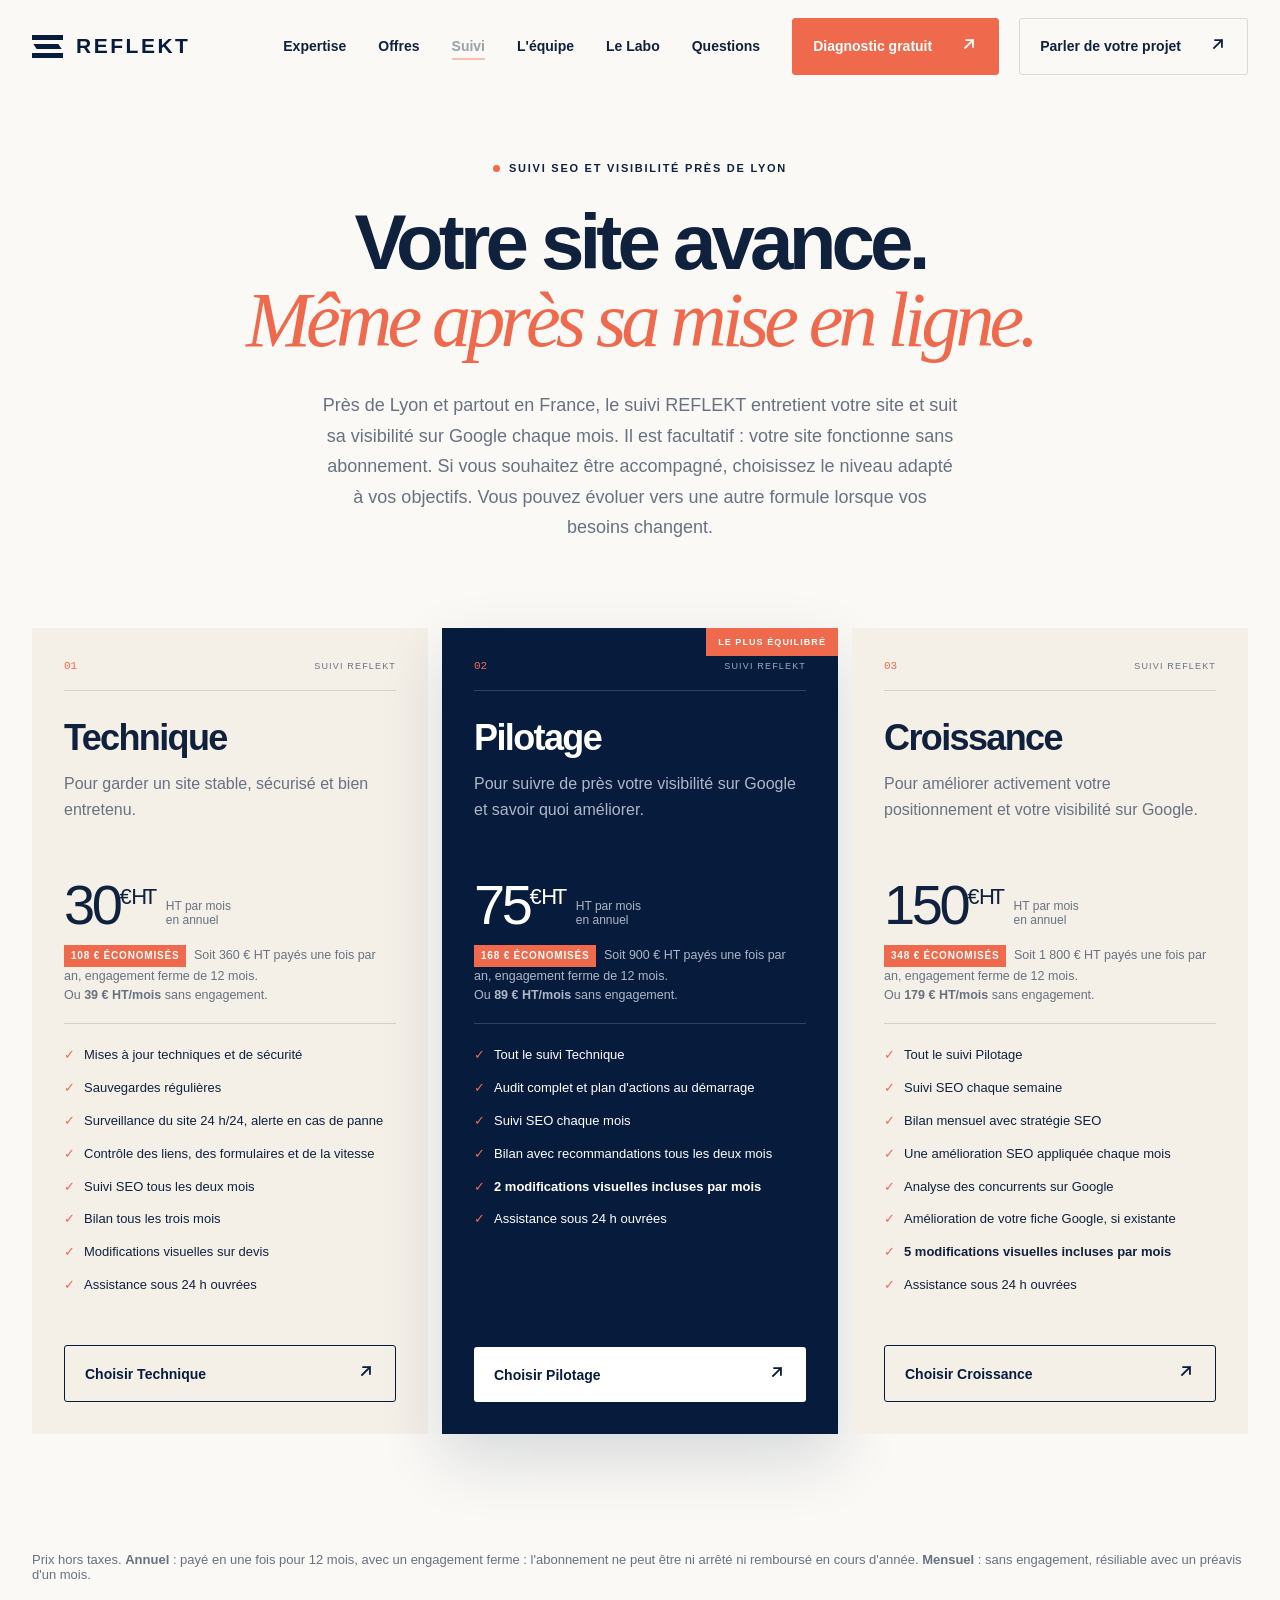
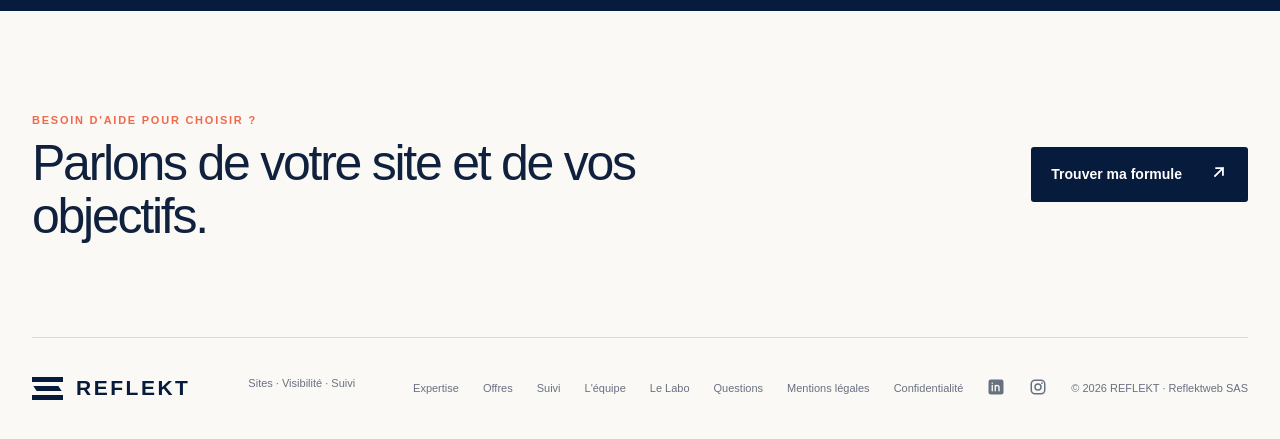
<file: suivi/index.html>
<!doctype html>
<html lang="fr">
<head>
<meta charset="utf-8">
<meta name="viewport" content="width=device-width,initial-scale=1,viewport-fit=cover">
<title>Suivi SEO et visibilité Google près de Lyon · Reflekt</title>
<meta name="description" content="Suivi SEO, maintenance et bilans de visibilité près de Lyon : 30, 75 ou 150 € HT/mois en annuel, ou 39, 89 et 179 € HT au mois sans engagement.">
<meta name="robots" content="index, follow">
<link rel="canonical" href="https://reflektweb.com/suivi/">
<meta name="theme-color" content="#071b3c">
<link rel="icon" type="image/png" sizes="32x32" href="/favicon-32.png">
<link rel="icon" type="image/png" sizes="48x48" href="/favicon-48.png">
<link rel="icon" type="image/png" sizes="192x192" href="/favicon-192.png">
<link rel="shortcut icon" href="/favicon.ico">
<link rel="apple-touch-icon" sizes="180x180" href="/apple-touch-icon.png">
<meta property="og:type" content="website">
<meta property="og:site_name" content="Reflekt">
<meta property="og:locale" content="fr_FR">
<meta property="og:url" content="https://reflektweb.com/suivi/">
<meta property="og:title" content="Suivi SEO et visibilité Google près de Lyon · Reflekt">
<meta property="og:description" content="Suivi SEO, maintenance et bilans de visibilité près de Lyon : 30, 75 ou 150 € HT/mois en annuel, ou 39, 89 et 179 € HT au mois sans engagement.">
<meta property="og:image" content="https://reflektweb.com/partage-reflekt.jpg">
<meta property="og:image:width" content="1200">
<meta property="og:image:height" content="630">
<meta property="og:image:alt" content="Reflekt, création de site internet près de Lyon">
<meta name="twitter:card" content="summary_large_image">
<meta name="twitter:image" content="https://reflektweb.com/partage-reflekt.jpg">
<meta name="twitter:title" content="Suivi SEO et visibilité Google près de Lyon · Reflekt">
<meta name="twitter:description" content="Suivi SEO, maintenance et bilans de visibilité près de Lyon : 30, 75 ou 150 € HT/mois en annuel, ou 39, 89 et 179 € HT au mois sans engagement.">
<script type="application/ld+json">{"@context": "https://schema.org", "@type": "BreadcrumbList", "itemListElement": [{"@type": "ListItem", "position": 1, "name": "Accueil", "item": "https://reflektweb.com/"}, {"@type": "ListItem", "position": 2, "name": "Suivi", "item": "https://reflektweb.com/suivi/"}]}</script>
<link rel="stylesheet" href="../assets/site.css">
</head>
<body data-page="suivi">
<div id="app">
<nav class="nav shell entrance-nav" aria-label="Navigation principale">
  <a class="brand" href="/" aria-label="REFLEKT, accueil"><span class="brand-mark" aria-hidden="true"><i></i><i></i><i></i></span><span>REFLEKT</span></a>
  <button class="menu-button" id="menuBtn" aria-expanded="false" aria-label="Ouvrir le menu"><span></span><span></span></button>
  <div class="nav-links" id="navLinks">
    <a href="/expertise/" data-page="expertise">Expertise</a><a href="/offres/" data-page="offres">Offres</a><a href="/suivi/" data-page="suivi" class="current" aria-current="page">Suivi</a><a href="/equipe/" data-page="equipe">L'équipe</a><a href="/labo/" data-page="labo">Le Labo</a><a href="/questions/" data-page="questions">Questions</a>
    <a href="/?offre=diagnostic&amp;depuis=suivi#contact" class="nav-cta nav-diag" data-page="accueil" data-scroll="contact" data-offer="diagnostic">Diagnostic gratuit <span><svg class="ico-arrow" viewBox="0 0 16 16" width="1em" height="1em" aria-hidden="true" focusable="false"><path d="M4.5 11.5L11.5 4.5M5.5 4.5h6v6" fill="none" stroke="currentColor" stroke-width="1.6" stroke-linecap="square"/></svg></span></a><a href="/#contact" class="nav-cta" data-page="accueil" data-scroll="contact">Parler de votre projet <span><svg class="ico-arrow" viewBox="0 0 16 16" width="1em" height="1em" aria-hidden="true" focusable="false"><path d="M4.5 11.5L11.5 4.5M5.5 4.5h6v6" fill="none" stroke="currentColor" stroke-width="1.6" stroke-linecap="square"/></svg></span></a>
  </div>
</nav>

<main class="page active" id="page-suivi">
  <header class="follow-hero shell"><p class="eyebrow"><span></span> Suivi SEO et visibilité près de Lyon</p><h1>Votre site avance.<br/><em>Même après sa mise en ligne.</em></h1><p>Près de Lyon et partout en France, le suivi REFLEKT entretient votre site et suit sa visibilité sur Google chaque mois. Il est facultatif : votre site fonctionne sans abonnement. Si vous souhaitez être accompagné, choisissez le niveau adapté à vos objectifs. Vous pouvez évoluer vers une autre formule lorsque vos besoins changent.</p></header>
  <section class="follow-plans shell" aria-label="Les trois formules de suivi">
    <article class="follow-card"><div class="follow-card-head"><span>01</span><p>Suivi REFLEKT</p></div><h2>Technique</h2><p class="follow-description">Pour garder un site stable, sécurisé et bien entretenu.</p><div class="follow-price"><strong>30<sup>€ HT</sup></strong><span>HT par mois<br/>en annuel</span></div><p class="follow-alt"><span class="follow-gift">108 € économisés</span> Soit 360 € HT payés une fois par an, engagement ferme de 12 mois.<br/>Ou <b>39 € HT/mois</b> sans engagement.</p><ul><li>Mises à jour techniques et de sécurité</li><li>Sauvegardes régulières</li><li>Surveillance du site 24 h/24, alerte en cas de panne</li><li>Contrôle des liens, des formulaires et de la vitesse</li><li>Suivi SEO tous les deux mois</li><li>Bilan tous les trois mois</li><li>Modifications visuelles sur devis</li><li>Assistance sous 24 h ouvrées</li></ul><a href="/?offre=technique&amp;depuis=suivi#contact" class="button full outline-button" data-page="accueil" data-scroll="contact" data-offer="technique">Choisir Technique <span><svg class="ico-arrow" viewBox="0 0 16 16" width="1em" height="1em" aria-hidden="true" focusable="false"><path d="M4.5 11.5L11.5 4.5M5.5 4.5h6v6" fill="none" stroke="currentColor" stroke-width="1.6" stroke-linecap="square"/></svg></span></a></article>
    <article class="follow-card featured"><span class="follow-popular">Le plus équilibré</span><div class="follow-card-head"><span>02</span><p>Suivi REFLEKT</p></div><h2>Pilotage</h2><p class="follow-description">Pour suivre de près votre visibilité sur Google et savoir quoi améliorer.</p><div class="follow-price"><strong>75<sup>€ HT</sup></strong><span>HT par mois<br/>en annuel</span></div><p class="follow-alt"><span class="follow-gift">168 € économisés</span> Soit 900 € HT payés une fois par an, engagement ferme de 12 mois.<br/>Ou <b>89 € HT/mois</b> sans engagement.</p><ul><li>Tout le suivi Technique</li><li>Audit complet et plan d'actions au démarrage</li><li>Suivi SEO chaque mois</li><li>Bilan avec recommandations tous les deux mois</li><li><b>2 modifications visuelles incluses par mois</b></li><li>Assistance sous 24 h ouvrées</li></ul><a href="/?offre=pilotage&amp;depuis=suivi#contact" class="button full primary" data-page="accueil" data-scroll="contact" data-offer="pilotage">Choisir Pilotage <span><svg class="ico-arrow" viewBox="0 0 16 16" width="1em" height="1em" aria-hidden="true" focusable="false"><path d="M4.5 11.5L11.5 4.5M5.5 4.5h6v6" fill="none" stroke="currentColor" stroke-width="1.6" stroke-linecap="square"/></svg></span></a></article>
    <article class="follow-card"><div class="follow-card-head"><span>03</span><p>Suivi REFLEKT</p></div><h2>Croissance</h2><p class="follow-description">Pour améliorer activement votre positionnement et votre visibilité sur Google.</p><div class="follow-price"><strong>150<sup>€ HT</sup></strong><span>HT par mois<br/>en annuel</span></div><p class="follow-alt"><span class="follow-gift">348 € économisés</span> Soit 1 800 € HT payés une fois par an, engagement ferme de 12 mois.<br/>Ou <b>179 € HT/mois</b> sans engagement.</p><ul><li>Tout le suivi Pilotage</li><li>Suivi SEO chaque semaine</li><li>Bilan mensuel avec stratégie SEO</li><li>Une amélioration SEO appliquée chaque mois</li><li>Analyse des concurrents sur Google</li><li>Amélioration de votre fiche Google, si existante</li><li><b>5 modifications visuelles incluses par mois</b></li><li>Assistance sous 24 h ouvrées</li></ul><a href="/?offre=croissance&amp;depuis=suivi#contact" class="button full outline-button" data-page="accueil" data-scroll="contact" data-offer="croissance">Choisir Croissance <span><svg class="ico-arrow" viewBox="0 0 16 16" width="1em" height="1em" aria-hidden="true" focusable="false"><path d="M4.5 11.5L11.5 4.5M5.5 4.5h6v6" fill="none" stroke="currentColor" stroke-width="1.6" stroke-linecap="square"/></svg></span></a></article>
  </section>
  <p class="follow-terms shell">Prix hors taxes. <b>Annuel</b> : payé en une fois pour 12 mois, avec un engagement ferme : l'abonnement ne peut être ni arrêté ni remboursé en cours d'année. <b>Mensuel</b> : sans engagement, résiliable avec un préavis d'un mois.</p>
  <section class="follow-compare shell" aria-labelledby="cmpTitle">
    <div class="offer-group-head"><div><p class="section-label">Comparer les formules</p><h2 id="cmpTitle">Ce que comprend chaque formule.</h2></div><p>Technique entretient votre site. Pilotage suit votre visibilité de plus près. Croissance élabore une stratégie et l'applique chaque mois pour vous faire progresser.</p></div>
    <div class="cmp-wrap"><table class="cmp"><thead><tr><th scope="col"><span class="sr">Prestation</span></th><th scope="col">Technique<small>30 €/mois en annuel · 39 € au mois</small></th><th scope="col" class="hl">Pilotage<small>75 €/mois en annuel · 89 € au mois</small></th><th scope="col">Croissance<small>150 €/mois en annuel · 179 € au mois</small></th></tr></thead><tbody><tr class="cmp-group"><th scope="rowgroup" colspan="4">Entretien du site</th></tr><tr><th scope="row">Mises à jour techniques et de sécurité</th><td class="yes"><span aria-hidden="true">✓</span><span class="sr">Inclus</span></td><td class="yes"><span aria-hidden="true">✓</span><span class="sr">Inclus</span></td><td class="yes"><span aria-hidden="true">✓</span><span class="sr">Inclus</span></td></tr><tr><th scope="row">Sauvegardes régulières</th><td class="yes"><span aria-hidden="true">✓</span><span class="sr">Inclus</span></td><td class="yes"><span aria-hidden="true">✓</span><span class="sr">Inclus</span></td><td class="yes"><span aria-hidden="true">✓</span><span class="sr">Inclus</span></td></tr><tr><th scope="row">Surveillance du site 24 h/24<small>Avec alerte en cas de panne</small></th><td class="yes"><span aria-hidden="true">✓</span><span class="sr">Inclus</span></td><td class="yes"><span aria-hidden="true">✓</span><span class="sr">Inclus</span></td><td class="yes"><span aria-hidden="true">✓</span><span class="sr">Inclus</span></td></tr><tr><th scope="row">Contrôle des liens, des formulaires et de la vitesse</th><td class="yes"><span aria-hidden="true">✓</span><span class="sr">Inclus</span></td><td class="yes"><span aria-hidden="true">✓</span><span class="sr">Inclus</span></td><td class="yes"><span aria-hidden="true">✓</span><span class="sr">Inclus</span></td></tr><tr class="cmp-group"><th scope="rowgroup" colspan="4">Référencement (SEO)</th></tr><tr><th scope="row">Suivi SEO<small>Positions et visibilité sur Google</small></th><td class="val">Tous les 2 mois</td><td class="val">Chaque mois</td><td class="val strong">Chaque semaine</td></tr><tr><th scope="row">Audit complet et plan d'actions au démarrage<small>La suite du diagnostic gratuit</small></th><td class="no"><span aria-hidden="true">–</span><span class="sr">Non inclus</span></td><td class="yes"><span aria-hidden="true">✓</span><span class="sr">Inclus</span></td><td class="yes"><span aria-hidden="true">✓</span><span class="sr">Inclus</span></td></tr><tr><th scope="row">Une amélioration SEO appliquée chaque mois<small>Optimisation d'une page, contenu, structure</small></th><td class="no"><span aria-hidden="true">–</span><span class="sr">Non inclus</span></td><td class="no"><span aria-hidden="true">–</span><span class="sr">Non inclus</span></td><td class="yes"><span aria-hidden="true">✓</span><span class="sr">Inclus</span></td></tr><tr><th scope="row">Analyse des concurrents sur Google</th><td class="no"><span aria-hidden="true">–</span><span class="sr">Non inclus</span></td><td class="no"><span aria-hidden="true">–</span><span class="sr">Non inclus</span></td><td class="yes"><span aria-hidden="true">✓</span><span class="sr">Inclus</span></td></tr><tr><th scope="row">Amélioration de votre fiche Google<small>Si vous en avez une</small></th><td class="no"><span aria-hidden="true">–</span><span class="sr">Non inclus</span></td><td class="no"><span aria-hidden="true">–</span><span class="sr">Non inclus</span></td><td class="yes"><span aria-hidden="true">✓</span><span class="sr">Inclus</span></td></tr><tr class="cmp-group"><th scope="rowgroup" colspan="4">Bilan et accompagnement</th></tr><tr><th scope="row">Bilan<small>Avec recommandations</small></th><td class="val">Tous les 3 mois</td><td class="val">Tous les 2 mois</td><td class="val strong">Chaque mois</td></tr><tr><th scope="row">Stratégie SEO élaborée à chaque bilan</th><td class="no"><span aria-hidden="true">–</span><span class="sr">Non inclus</span></td><td class="no"><span aria-hidden="true">–</span><span class="sr">Non inclus</span></td><td class="yes"><span aria-hidden="true">✓</span><span class="sr">Inclus</span></td></tr><tr><th scope="row">Modifications visuelles incluses<small>Par mois : texte, image, mise en forme</small></th><td class="val">Sur devis</td><td class="val">2</td><td class="val strong">5</td></tr><tr><th scope="row">Assistance<small>Délai de réponse, en heures ouvrées</small></th><td class="val">24 h</td><td class="val">24 h</td><td class="val">24 h</td></tr></tbody></table></div>
  </section>
  <section class="follow-details"><div class="shell"><p class="section-label light">Un cadre transparent</p><h2>Vous savez toujours ce qui est inclus.</h2><div><p>Les interventions non comprises dans votre formule sont évaluées avant toute réalisation. Aucun coût supplémentaire n'est engagé sans votre accord.</p><p>Les outils ou prestations externes éventuellement nécessaires sont présentés séparément et restent soumis à votre validation.</p></div></div></section>
  <section class="follow-cta shell"><div><p class="section-label">Besoin d'aide pour choisir ?</p><h2>Parlons de votre site et de vos objectifs.</h2></div><a href="/#contact" class="button primary" data-page="accueil" data-scroll="contact">Trouver ma formule <span><svg class="ico-arrow" viewBox="0 0 16 16" width="1em" height="1em" aria-hidden="true" focusable="false"><path d="M4.5 11.5L11.5 4.5M5.5 4.5h6v6" fill="none" stroke="currentColor" stroke-width="1.6" stroke-linecap="square"/></svg></span></a></section>
</main>

<footer class="footer shell">
  <a class="brand" href="/" style="cursor:pointer"><span class="brand-mark" aria-hidden="true"><i></i><i></i><i></i></span><span>REFLEKT</span></a>
  <p>Sites · Visibilité · Suivi</p>
  <div><a href="/expertise/" data-page="expertise">Expertise</a><a href="/offres/" data-page="offres">Offres</a><a href="/suivi/" data-page="suivi">Suivi</a><a href="/equipe/" data-page="equipe">L'équipe</a><a href="/labo/" data-page="labo">Le Labo</a><a href="/questions/" data-page="questions">Questions</a><a href="/mentions-legales/" data-page="mentions">Mentions légales</a><a href="/confidentialite/" data-page="confidentialite">Confidentialité</a><a class="social" href="https://www.linkedin.com/company/146960030/" target="_blank" rel="noopener" aria-label="Reflekt sur LinkedIn" title="LinkedIn"><svg viewBox="0 0 24 24" width="18" height="18" aria-hidden="true"><rect x="2" y="2" width="20" height="20" rx="3" fill="currentColor"/><path d="M7 10v7M7 7v.01M11 17v-4.2c0-1.6 1-2.8 2.5-2.8S16 11.1 16 12.8V17M11 10v7" fill="none" stroke="#f7f4ef" stroke-width="1.9" stroke-linecap="round"/></svg></a><a class="social" href="https://www.instagram.com/reflektweb/" target="_blank" rel="noopener" aria-label="Reflekt sur Instagram" title="Instagram"><svg viewBox="0 0 24 24" width="18" height="18" aria-hidden="true"><rect x="3" y="3" width="18" height="18" rx="5" fill="none" stroke="currentColor" stroke-width="2"/><circle cx="12" cy="12" r="4" fill="none" stroke="currentColor" stroke-width="2"/><circle cx="17.3" cy="6.7" r="1.2" fill="currentColor"/></svg></a><span>© 2026 REFLEKT · Reflektweb SAS</span></div>
</footer>
</div>
<script src="../assets/site.js" defer></script>
</body>
</html>
</file>
<file: assets/site.css>
:root{--navy:#071b3c;--navy2:#0b244d;--ink:#10213d;--cream:#f4f0e8;--paper:#faf9f6;--coral:#ef6a4d;--line:rgba(7,27,60,.14);--muted:#687180}
*{box-sizing:border-box}
html{scroll-behavior:smooth}
body{margin:0;background:var(--paper);color:var(--ink);font-family:Arial,Helvetica,sans-serif}
a{color:inherit;text-decoration:none}
.shell{width:min(1240px,calc(100% - 64px));margin-inline:auto}
.page{display:none}
.page.active{display:block;animation:page-in .5s ease both}
@keyframes page-in{from{opacity:0}to{opacity:1}}
@keyframes soft-in{from{opacity:0;transform:translateY(18px)}to{opacity:1;transform:none}}

.nav{height:92px;display:flex;align-items:center;justify-content:space-between;position:relative;z-index:20;background:var(--paper)}
.brand{display:flex;align-items:center;gap:13px;font-size:21px;font-weight:700;letter-spacing:.12em;cursor:pointer;border:0;background:none;padding:0;font-family:inherit;color:var(--navy)}
.brand-mark{width:31px;height:28px;display:flex;flex-direction:column;gap:4px;justify-content:center}
.brand-mark i{height:5px;background:var(--navy);display:block;font-style:normal}
.brand-mark i:nth-child(2){width:82%;margin-left:9%;transform:skewX(34deg)}
.nav-links{display:flex;align-items:center;gap:32px;font-size:14px;font-weight:600}
.nav-links>a:not(.nav-cta){transition:opacity .2s;cursor:pointer}
.nav-links>a:not(.nav-cta):hover{opacity:.5}
.nav-links>a.current{opacity:.4}
.nav-cta,.button{display:inline-flex;align-items:center;justify-content:space-between;gap:28px;padding:16px 20px;border-radius:3px;cursor:pointer;border:0;font-family:inherit}
.nav-cta{border:1px solid var(--line)}
.nav-cta span,.button span{font-size:18px}
.menu-button{display:none;border:0;background:none;padding:10px;cursor:pointer}
.menu-button span{display:block;width:24px;height:2px;background:var(--navy);margin:5px}

.hero{min-height:640px;display:grid;grid-template-columns:.94fr 1.06fr;gap:72px;align-items:center;padding-block:48px 92px}
.eyebrow,.section-label{text-transform:uppercase;letter-spacing:.16em;font-size:11px;font-weight:700}
.eyebrow{display:flex;align-items:center;gap:9px}
.eyebrow span{display:block;width:7px;height:7px;border-radius:50%;background:var(--coral)}
h1,h2,h3,p{margin-top:0}
h1{font-size:clamp(46px,6.1vw,92px);line-height:.98;letter-spacing:-.062em;font-weight:550;margin:30px 0 32px;max-width:720px;text-wrap:balance}
h1 em{color:var(--coral);font-family:Georgia,serif;font-weight:400;font-style:italic}
.hero-lead{max-width:560px;font-size:19px;line-height:1.65;color:var(--muted)}
.hero-actions{display:flex;align-items:center;gap:36px;margin-top:44px;flex-wrap:wrap}
.button{font-weight:700;font-size:14px}
.primary{background:var(--navy);color:white;min-width:200px}
.primary:hover{background:var(--navy2)}
.text-link{font-weight:700;font-size:14px;border-bottom:1px solid var(--ink);padding-bottom:5px;cursor:pointer}
.text-link span{margin-left:8px}
.hero-visual{height:520px;position:relative;overflow:hidden;background:#ddd;border-radius:2px}
.hero-visual>img{position:absolute;inset:0;width:100%;height:100%;object-fit:cover;object-position:72% center}
.hero-visual:after{content:"";position:absolute;inset:0;background:linear-gradient(90deg,rgba(7,27,60,.08),transparent 40%)}
.hero-card{position:absolute;z-index:2;bottom:28px;left:28px;background:white;padding:16px 22px;display:flex;align-items:center;gap:14px;min-width:196px;box-shadow:0 10px 40px #071b3c1c}
.pulse{width:10px;height:10px;background:#3fa36c;border-radius:50%;box-shadow:0 0 0 6px #3fa36c1b;display:inline-block;animation:pulse-ring 2s ease-out infinite}
.hero-card div{display:flex;flex-direction:column;gap:4px}
.hero-card b{font-size:12px}
.hero-card small{font-size:11px;color:var(--muted)}
.hero-index{position:absolute;z-index:2;right:18px;bottom:18px;color:white;font-size:10px;letter-spacing:.1em;writing-mode:vertical-rl}
@keyframes pulse-ring{50%{box-shadow:0 0 0 10px #3fa36c0a}}

.entrance-hero .hero-copy>*{opacity:0;transform:translateY(28px);animation:hero-rise .8s cubic-bezier(.2,.8,.2,1) forwards}
.entrance-hero .hero-copy>*:nth-child(1){animation-delay:.08s}
.entrance-hero .hero-copy>*:nth-child(2){animation-delay:.2s}
.entrance-hero .hero-copy>*:nth-child(3){animation-delay:.34s}
.entrance-hero .hero-copy>*:nth-child(4){animation-delay:.46s}
.entrance-hero .hero-visual{opacity:0;transform:translateX(38px);animation:hero-visual-in 1s cubic-bezier(.2,.8,.2,1) .22s forwards}
@keyframes hero-rise{to{opacity:1;transform:none}}
@keyframes hero-visual-in{to{opacity:1;transform:none}}
.button span,.nav-cta span{transition:transform .25s ease}
.button:hover span,.nav-cta:hover span{transform:translate(3px,-3px)}

.statement{padding-block:110px;display:grid;grid-template-columns:1fr 3fr;gap:80px;border-top:1px solid var(--line)}
.section-label{color:var(--coral);padding-top:8px}
.statement h2{font-size:clamp(30px,4.1vw,54px);line-height:1.16;letter-spacing:-.045em;font-weight:500;max-width:940px;text-wrap:balance}
.statement h2 span{color:#9da2a7}
.scroll-reveal>*{animation:soft-in .6s cubic-bezier(.2,.8,.2,1) both}

.services{background:var(--navy);color:white;padding:100px 0}
.section-head{display:grid;grid-template-columns:1.7fr 1fr;align-items:end;gap:80px;margin-bottom:60px}
.section-head h2,.proof h2,.offer h2,.contact h2{font-size:clamp(36px,5vw,60px);line-height:1.05;letter-spacing:-.05em;font-weight:500;text-wrap:balance}
.section-head>p{color:#aeb8c8;line-height:1.7;max-width:420px}
.light{color:#ff8469}
.service-grid{display:grid;grid-template-columns:repeat(3,1fr);border-top:1px solid #ffffff27}
.service-card{min-height:460px;border-right:1px solid #ffffff27;display:flex;flex-direction:column;transition:background .3s,transform .3s;overflow:hidden}
.service-card:first-child{border-left:1px solid #ffffff27}
.service-card:hover{background:#102d58;transform:translateY(-5px)}
.service-image{position:relative;height:200px;overflow:hidden;background:#0b244d}
.service-image:after{content:"";position:absolute;inset:0;background:linear-gradient(180deg,rgba(7,27,60,.06),rgba(7,27,60,.56))}
.service-image img{width:100%;height:100%;display:block;object-fit:cover;filter:saturate(.82);transition:transform .6s ease,filter .4s ease}
.service-card:hover .service-image img{transform:scale(1.045);filter:saturate(1)}
.service-top{position:absolute;z-index:2;inset:20px 22px auto;display:flex;justify-content:space-between;align-items:center;color:white;font:12px monospace}
.round-arrow{background:rgba(7,27,60,.44);backdrop-filter:blur(8px);border:1px solid #ffffff55;border-radius:50%;width:38px;height:38px;display:grid;place-items:center;color:white;font-size:18px}
.service-copy{padding:28px 30px 32px}
.service-card small{text-transform:uppercase;letter-spacing:.14em;color:#91a1b9;font-size:10px}
.service-card h3{font-size:26px;margin:14px 0;letter-spacing:-.03em}
.service-card p{color:#aeb8c8;line-height:1.65;font-size:15px;margin-bottom:0}

.proof{padding-block:110px;display:grid;grid-template-columns:1.05fr .95fr;gap:100px;align-items:center;position:relative}
.proof h2{max-width:520px;text-wrap:balance}
.proof-main>p:last-child{color:var(--muted);line-height:1.7;max-width:500px}
.metric-grid{display:grid;grid-template-columns:1fr 1fr;gap:12px}
.metric{background:var(--cream);min-height:190px;padding:28px;display:flex;flex-direction:column;justify-content:space-between;position:relative;overflow:hidden;transition:transform .35s ease,box-shadow .35s ease}
.metric:hover{transform:translateY(-7px);box-shadow:0 20px 50px rgba(7,27,60,.12)}
.metric strong{font-size:52px;letter-spacing:-.05em;font-weight:500;font-variant-numeric:tabular-nums}
.metric span{font-size:13px;line-height:1.5;color:var(--muted);max-width:180px}
.metric.wide{grid-column:1/-1;min-height:170px;flex-direction:row;align-items:end}
.mini-chart{height:80px;display:flex;align-items:end;gap:7px}
.mini-chart i{width:18px;background:var(--navy);display:block;font-style:normal}
.mini-chart i:nth-child(1){height:24%}
.mini-chart i:nth-child(2){height:42%}
.mini-chart i:nth-child(3){height:38%}
.mini-chart i:nth-child(4){height:66%}
.mini-chart i:nth-child(5){height:100%;background:var(--coral)}

.offer{padding-block:110px;display:grid;grid-template-columns:1.2fr .8fr;gap:100px;align-items:center}
.offer-copy>p:not(.section-label){color:var(--muted);font-size:18px;line-height:1.65;max-width:580px}
.offer ul{list-style:none;padding:0;margin:32px 0 0;display:grid;grid-template-columns:1fr 1fr;gap:14px}
.offer li:before{content:"\2713";color:var(--coral);margin-right:10px}
.pricing-card{background:var(--navy);color:white;padding:38px}
.price-head{display:flex;flex-direction:column;gap:7px;border-bottom:1px solid #ffffff2a;padding-bottom:22px}
.price-head span{font-size:20px;font-weight:700}
.price-head small,.price small{color:#9dacbf}
.price{padding:30px 0;display:flex;flex-direction:column;gap:6px}
.price strong{font-size:64px;letter-spacing:-.07em;font-weight:500}
.price sup{font-size:26px;margin-left:4px}
.full{width:100%;background:white;color:var(--navy)}
.micro{text-align:center;font-size:11px;color:#9dacbf;margin:15px 0 0}

.contact{background:var(--navy);color:white;padding:100px 0}
.contact-grid{display:grid;grid-template-columns:1fr 1fr;gap:100px}
.contact-grid>div>p:not(.section-label){color:#aeb8c8;line-height:1.7;max-width:520px}
.contact-links{display:flex;flex-wrap:wrap;align-items:center;gap:24px;margin-top:20px}
.contact-links>a{display:inline-block;border-bottom:1px solid white;padding-bottom:4px}
.contact-links>a.rdv-cta{display:inline-flex;border-bottom:0;padding:16px 20px}
.contact form{display:grid;grid-template-columns:1fr 1fr;gap:22px}
.contact label{display:flex;flex-direction:column;gap:10px;font-size:11px;text-transform:uppercase;letter-spacing:.12em;color:#9dacbf}
.contact input,.contact select{border:0;border-bottom:1px solid #ffffff35;background:transparent;color:white;padding:12px 0;font-size:15px;outline:none;border-radius:0;font-family:inherit;width:100%}
.contact input:focus,.contact select:focus{border-color:var(--coral)}
.contact input::placeholder{color:#8390a4}
.contact option{color:var(--ink)}
.contact textarea{border:0;border-bottom:1px solid #ffffff35;background:transparent;color:white;padding:12px 0;font:15px inherit;outline:none;border-radius:0;resize:vertical;line-height:1.5;width:100%}
.contact textarea:focus{border-color:var(--coral)}
.contact textarea::placeholder{color:#8390a4}
.message-field,.consent-field,.form-error{grid-column:1/-1}
.contact .consent-field{display:flex;flex-direction:row;align-items:flex-start;gap:12px;text-transform:none;letter-spacing:0;line-height:1.5}
.contact .consent-field input{width:17px;height:17px;margin:2px 0 0;accent-color:var(--coral);flex:0 0 auto}
.contact .consent-field span{font-size:12px;color:#aeb8c8}
.offer-picked{grid-column:1/-1;margin:0;padding:12px 16px;border-left:2px solid var(--coral);background:#ef6a4d1a;color:#dfe5ee;font-size:13px;line-height:1.5}
.offer-picked b{color:white}
.contact optgroup{color:var(--ink)}
.contact select.just-filled{border-color:var(--coral)}
.hp-field{position:absolute!important;left:-10000px!important;width:1px;height:1px;overflow:hidden}
.form-error[hidden]{display:none}
.form-error{color:#ff9c87;font-size:13px;line-height:1.5;margin:0}
.coral{background:var(--coral);color:white;margin-top:8px;grid-column:1/-1}
.coral:disabled{opacity:.65;cursor:wait}
.success{background:#102d58;padding:46px}
.success>span{width:45px;height:45px;border-radius:50%;display:grid;place-items:center;background:var(--coral);font-size:20px}
.success h3{font-size:26px;margin-top:22px}
.success button{border:0;background:none;color:white;border-bottom:1px solid white;padding:0 0 5px;cursor:pointer;font-family:inherit;font-size:14px}

.footer{height:auto;padding-block:36px;display:flex;align-items:center;justify-content:space-between;flex-wrap:wrap;gap:20px;border-top:1px solid var(--line)}
.footer p,.footer div{font-size:11px;color:var(--muted)}
.footer div{display:flex;gap:24px;align-items:center}
.footer div>a:hover{opacity:.6}
.footer div{flex-wrap:wrap}[data-page]{cursor:pointer}
.contact .consent-field span a{color:#fff;text-decoration:underline;text-underline-offset:3px}.form-privacy{grid-column:1/-1;margin:2px 0 0;font-size:12px;color:#aeb8c8}.form-privacy a{color:#fff;text-decoration:underline;text-underline-offset:3px}
.legal-hero{padding:90px 0 30px}.legal-hero h1{font-size:clamp(38px,5vw,64px);margin:22px 0 14px}.legal-date{color:var(--muted);font-size:13px;margin:0}
.legal>*{max-width:820px}.legal{padding-bottom:110px;color:var(--ink);font-size:15.5px;line-height:1.7}
.legal section{padding:26px 0;border-top:1px solid var(--line)}.legal h2{font-size:21px;line-height:1.3;letter-spacing:-.02em;margin:0 0 10px;color:var(--navy)}
.legal h3{font-size:15.5px;margin:18px 0 4px;color:var(--navy)}.legal p{margin:0 0 10px}.legal ul{margin:6px 0 10px;padding-left:20px}.legal li{margin:4px 0}
.legal a{color:var(--navy);text-decoration:underline;text-underline-offset:3px;text-decoration-color:var(--coral)}
.legal-lead{font-size:17px;color:var(--navy);margin:0 0 20px!important}
.legal mark.todo{background:#fff1b8;color:#6b4e00;padding:1px 4px;border-radius:3px;font-size:.92em}
@media(max-width:700px){.legal-hero{padding:60px 0 20px}.legal{font-size:15px}}

.home-paths{background:var(--cream);padding:100px 0}
.home-paths-head{display:grid;grid-template-columns:1.35fr .65fr;gap:80px;align-items:end;margin-bottom:50px}
.home-paths-head h2{font-size:clamp(34px,4.6vw,58px);line-height:1.04;letter-spacing:-.05em;font-weight:500;text-wrap:balance}
.home-paths-head>p{color:var(--muted);line-height:1.7}
.path-grid{display:grid;grid-template-columns:repeat(3,1fr);border-top:1px solid var(--line)}
.path-grid>a{padding:34px 28px 30px 0;border-right:1px solid var(--line);transition:transform .3s;cursor:pointer}
.path-grid>a+a{padding-left:28px}
.path-grid>a:hover{transform:translateY(-5px)}
.path-grid span{font:11px monospace;color:var(--coral)}
.path-grid h3{font-size:25px;margin:40px 0 16px;letter-spacing:-.035em}
.path-grid p{min-height:66px;color:var(--muted);line-height:1.65;font-size:14px}
.path-grid b{display:flex;justify-content:space-between;align-items:center;margin-top:24px;font-size:13px}

.inner-hero{padding:70px 0 90px;text-align:center}
.inner-hero .eyebrow{justify-content:center}
.inner-hero h1{max-width:900px;margin:30px auto 32px}
.inner-hero>p:last-child{max-width:680px;margin:auto;color:var(--muted);font-size:18px;line-height:1.7}

.expertise-list{padding-bottom:100px}
.expertise-list article{display:grid;grid-template-columns:70px 1.1fr .8fr;gap:40px;padding:42px 0;border-top:1px solid var(--line);align-items:start}
.expertise-number{font:11px monospace;color:var(--coral)}
.expertise-list h2{font-size:32px;letter-spacing:-.04em;margin-bottom:14px}
.expertise-list p{color:var(--muted);line-height:1.7;max-width:580px}
.expertise-list ul{list-style:none;margin:0;padding:0;display:grid;gap:12px}
.expertise-list li{font-size:13px;border-bottom:1px solid var(--line);padding-bottom:12px}
.expertise-list li:before{content:"\2713";color:var(--coral);margin-right:10px}
.process-band,.offer-reassurance{background:var(--navy);color:white;padding:95px 0}
.process-band>.shell{display:grid;grid-template-columns:1fr 1fr;gap:100px}
.process-band ol{list-style:none;margin:0;padding:0;border-top:1px solid #ffffff2a}
.process-band li{display:grid;grid-template-columns:44px 1fr;gap:18px;padding:26px 0;border-bottom:1px solid #ffffff2a}
.process-band li>span{font:11px monospace;color:var(--coral)}
.process-band b{font-size:19px}
.process-band li p{color:#aeb8c8;margin:6px 0 0}
.inner-cta{padding:90px 0;display:flex;align-items:end;justify-content:space-between;gap:50px;flex-wrap:wrap}
.inner-cta h2{max-width:760px;margin-bottom:0;font-size:clamp(32px,4vw,50px);letter-spacing:-.045em;font-weight:500}
.offers-detail{padding-top:0}
.offer-reassurance>.shell{display:grid;grid-template-columns:.45fr 1.1fr .65fr;gap:55px;align-items:start}
.offer-reassurance h2{font-size:clamp(32px,4vw,46px);line-height:1.1;letter-spacing:-.04em;font-weight:500}
.offer-reassurance p:last-child{color:#aeb8c8;line-height:1.7}

.offer-packages{display:block}
.offer-packages .offer-copy{display:grid;grid-template-columns:1.1fr 1.25fr .8fr;gap:50px;align-items:end;margin-bottom:55px}
.offer-packages .offer-copy>p:last-child{font-size:16px;margin:0}
.pricing-grid{display:grid;grid-template-columns:repeat(3,1fr);gap:14px;align-items:stretch}
.offer-packages .pricing-card{background:var(--cream);color:var(--ink);padding:32px;display:flex;flex-direction:column;min-height:600px;border:1px solid transparent;position:relative}
.offer-packages .pricing-card.featured{background:var(--navy);color:white;transform:translateY(-14px);box-shadow:0 24px 60px rgba(7,27,60,.16)}
.offer-packages .price-head{border-color:var(--line);min-height:78px}
.offer-packages .featured .price-head{border-color:#ffffff2a}
.offer-packages .price{min-height:135px;justify-content:center}
.offer-packages .price strong{font-size:50px;line-height:1;letter-spacing:-.055em}
.offer-packages .price sup{font-size:17px;letter-spacing:-.02em}
.offer-packages ul{display:flex;flex-direction:column;gap:14px;margin:4px 0 30px;padding:22px 0 0;border-top:1px solid var(--line);flex:1}
.offer-packages .featured ul{border-color:#ffffff2a}
.offer-packages li{font-size:13px;line-height:1.45}
.offer-packages li:before{content:"\2713";color:var(--coral);margin-right:9px}
.outline-button{border:1px solid var(--navy);color:var(--navy);background:transparent}
.outline-button:hover{background:var(--navy);color:white}
.popular{align-self:flex-start;background:var(--coral);color:white;padding:7px 10px;margin:0 0 20px;text-transform:uppercase;letter-spacing:.12em;font-size:9px;font-weight:700;display:inline-block}
.offer-group-head{display:grid;grid-template-columns:1.1fr .9fr;gap:80px;align-items:end;margin-bottom:46px}
.offer-group-head h2{font-size:clamp(30px,3.8vw,46px);line-height:1.08;letter-spacing:-.045em;font-weight:500;margin:0;text-wrap:balance}
.offer-group-head>p{color:var(--muted);line-height:1.7;margin:0;max-width:460px}
.pricing-grid.two{grid-template-columns:repeat(2,1fr)}
.pricing-grid.two .pricing-card{min-height:540px}
.offer-follow{background:var(--cream);padding-block:100px}
.follow-mini{display:grid;grid-template-columns:repeat(3,1fr);gap:14px}
.follow-mini article{background:white;padding:30px;display:flex;flex-direction:column;gap:12px;position:relative;min-width:0}
.follow-mini article.featured{background:var(--navy);color:white}
.follow-mini-name{margin:0;font-size:24px;font-weight:700;letter-spacing:-.03em}
.follow-mini-price{margin:0;font-size:13px;color:var(--muted)}
.follow-mini-price strong{font-size:34px;font-weight:500;letter-spacing:-.05em;color:var(--ink);margin-right:6px;font-variant-numeric:tabular-nums}
.follow-mini article>p:nth-of-type(3){margin:0 0 6px;color:var(--muted);line-height:1.6;font-size:14px;flex:1}
.follow-mini .featured .follow-mini-price,.follow-mini .featured>p:nth-of-type(3){color:#aeb8c8}
.follow-mini .featured .follow-mini-price strong{color:white}
.follow-mini .text-link{align-self:flex-start}
.follow-mini .featured .text-link{border-color:white}
.follow-mini-tag{position:absolute;top:0;right:0;background:var(--coral);color:white;padding:7px 10px;text-transform:uppercase;letter-spacing:.12em;font-size:9px;font-weight:700}
.follow-mini-more{margin-top:28px}
@media(max-width:900px){.offer-group-head{grid-template-columns:1fr;gap:16px;margin-bottom:34px}.pricing-grid.two,.follow-mini{grid-template-columns:1fr}.pricing-grid.two .pricing-card{min-height:0}.offer-follow{padding-block:70px}}
.offer-note{text-align:center;color:var(--muted);font-size:11px;margin:26px 0 0}

.follow-hero{padding:70px 0 85px;max-width:900px;text-align:center;margin-inline:auto}
.follow-hero .eyebrow{justify-content:center}
.follow-hero h1{max-width:900px;margin:30px auto 32px}
.follow-hero>p:last-child{max-width:640px;margin:auto;color:var(--muted);font-size:18px;line-height:1.7}
.follow-plans{display:grid;grid-template-columns:repeat(3,1fr);gap:14px;padding-bottom:100px;align-items:stretch}
.follow-card{background:var(--cream);padding:32px;display:flex;flex-direction:column;position:relative;min-height:660px}
.follow-card.featured{background:var(--navy);color:white;box-shadow:0 25px 60px #071b3c24}
.follow-popular{position:absolute;top:0;right:0;background:var(--coral);color:white;padding:9px 12px;text-transform:uppercase;letter-spacing:.12em;font-size:9px;font-weight:700}
.follow-card-head{display:flex;justify-content:space-between;align-items:center;border-bottom:1px solid var(--line);padding-bottom:18px}
.featured .follow-card-head{border-color:#ffffff2a}
.follow-card-head span{font:11px monospace;color:var(--coral)}
.follow-card-head p{margin:0;text-transform:uppercase;letter-spacing:.13em;font-size:9px;color:var(--muted)}
.featured .follow-card-head p{color:#9dacbf}
.follow-card h2{font-size:36px;letter-spacing:-.045em;margin:26px 0 12px}
.follow-description{color:var(--muted);line-height:1.6;min-height:70px}
.featured .follow-description{color:#aeb8c8}
.follow-price{display:flex;align-items:end;gap:12px;padding:20px 0}
.follow-price strong{font-size:56px;font-weight:500;letter-spacing:-.06em;line-height:1}
.follow-price sup{font-size:22px}
.follow-price span{font-size:12px;color:var(--muted);padding-bottom:6px}
.follow-price strong small{font-size:26px;letter-spacing:-.03em}
.follow-alt{margin:-8px 0 18px;font-size:12.5px;line-height:1.55;color:var(--muted)}
.follow-alt b{color:inherit;font-weight:600}
.follow-card.featured .follow-alt,.follow-card.featured .follow-price span{color:#aeb8c8}
.follow-gift{display:inline-block;background:var(--coral);color:white;font-size:10px;font-weight:700;letter-spacing:.08em;text-transform:uppercase;padding:3px 7px;margin-right:4px}
.follow-terms{font-size:13px;color:var(--muted);margin-top:18px;margin-bottom:0}
.follow-mini-alt{margin:-8px 0 0;font-size:12px;color:var(--muted)}
.follow-mini article.featured .follow-mini-alt{color:#aeb8c8}
.follow-card ul{list-style:none;padding:22px 0;margin:0 0 28px;border-top:1px solid var(--line);display:flex;flex-direction:column;gap:14px;flex:1}
.featured ul{border-color:#ffffff2a}
.follow-card li{font-size:13px;line-height:1.45}
.follow-card li b{font-weight:700}
.follow-card li:before{content:"\2713";color:var(--coral);margin-right:9px}
.follow-compare{padding-bottom:100px}
.cmp-wrap{overflow-x:auto;-webkit-overflow-scrolling:touch;position:relative}
.cmp{width:100%;min-width:560px;border-collapse:collapse;font-size:14px}
.cmp th,.cmp td{padding:14px 12px;border-bottom:1px solid var(--line);text-align:center;vertical-align:middle}
.cmp tbody th{text-align:left;font-weight:600;padding-left:0}
.cmp th small{display:block;font-weight:400;color:var(--muted);font-size:12px;margin-top:3px}
.cmp thead th{font-size:16px;font-weight:700;border-bottom:2px solid var(--navy);width:16%}
.cmp thead th:first-child{width:auto}
.cmp thead th.hl{color:var(--coral)}
.cmp .cmp-group th{text-align:left;padding:28px 0 10px;font-size:11px;text-transform:uppercase;letter-spacing:.14em;color:var(--coral);font-weight:700}
.cmp td.yes{color:var(--navy);font-weight:700;font-size:16px}
.cmp td.no{color:#b9bec6}
.cmp td.val{font-weight:600;font-variant-numeric:tabular-nums;line-height:1.3}
.cmp td.val.strong{color:var(--coral)}
.cmp td:nth-child(3){background:#071b3c08}
.sr{position:absolute;width:1px;height:1px;overflow:hidden;clip:rect(0 0 0 0);white-space:nowrap}
@media(max-width:900px){.follow-compare{padding-bottom:70px}.cmp{font-size:13px}.cmp th,.cmp td{padding:12px 8px}}
@media(max-width:560px){.cmp{min-width:0;font-size:12px}.cmp th,.cmp td{padding:11px 3px}.cmp tbody th{padding-right:8px}.cmp thead th{font-size:11.5px;width:19%;letter-spacing:-.01em}.cmp th small{font-size:10px}.cmp tbody th small{font-size:10.5px}.cmp td.yes{font-size:14px}}
.follow-details{background:var(--navy);color:white;padding:95px 0}
.follow-details>.shell{display:grid;grid-template-columns:.6fr 1.2fr 1fr;gap:60px}
.follow-details h2{font-size:clamp(32px,4vw,50px);line-height:1.05;letter-spacing:-.045em;font-weight:500}
.follow-details div>div p{color:#aeb8c8;line-height:1.7}
.follow-cta{padding-block:95px;display:flex;align-items:center;justify-content:space-between;gap:50px;flex-wrap:wrap}
.follow-cta h2{font-size:clamp(32px,4vw,50px);line-height:1.05;letter-spacing:-.045em;font-weight:500;max-width:700px;margin-bottom:0}

.team-nav{display:flex;align-items:center;gap:30px;font-size:14px;font-weight:600}
.team-hero{padding:80px 0 100px;text-align:center}
.team-hero .eyebrow{justify-content:center}
.team-hero h1{max-width:900px;margin:30px auto 34px}
.team-hero>p:last-child{max-width:640px;margin:0 auto;color:var(--muted);font-size:19px;line-height:1.7}
.founders{display:grid;grid-template-columns:1fr 1fr;gap:26px;padding-bottom:100px}
.founder-card{background:var(--cream);overflow:hidden}
.founder-portrait{height:460px;background:linear-gradient(145deg,var(--navy),#123465);color:white;display:flex;align-items:center;justify-content:center;position:relative;overflow:hidden}
.founder-portrait img{width:100%;height:100%;object-fit:cover;object-position:center 22%;transition:transform .7s ease,filter .5s ease;position:absolute;inset:0}
@media(min-width:901px){.founder-portrait{height:560px}}
.founder-card:hover .founder-portrait img{transform:scale(1.035);filter:saturate(1.05)}
.founder-portrait:after{content:"";position:absolute;inset:0;background:linear-gradient(180deg,transparent 65%,rgba(7,27,60,.35));z-index:1}
.founder-portrait i{position:absolute;right:25px;top:25px;font-style:normal;font:11px monospace;color:#aeb8c8;z-index:2;text-shadow:0 1px 12px #071b3c99}
.founder-copy{padding:34px 36px 40px}
.founder-copy>p:first-child{text-transform:uppercase;color:var(--coral);letter-spacing:.14em;font-size:10px;font-weight:700}
.founder-copy h2{font-size:36px;margin:14px 0 20px;letter-spacing:-.04em}
.founder-copy>p:last-child{color:var(--muted);line-height:1.7;max-width:500px}
.team-belief{background:var(--navy);color:white;padding:100px 0}
.team-belief-inner{display:grid;grid-template-columns:.6fr 1.3fr 1fr;gap:60px;align-items:start}
.team-belief h2{font-size:clamp(32px,4.5vw,54px);line-height:1.08;letter-spacing:-.05em;font-weight:500}
.team-belief-inner>div p{color:#aeb8c8;line-height:1.75}
.team-values{padding-block:100px}
.team-values>div{display:grid;grid-template-columns:repeat(3,1fr);margin-top:48px;border-top:1px solid var(--line)}
.team-values article{padding:34px 30px 15px 0;border-right:1px solid var(--line)}
.team-values article+article{padding-left:30px}
.team-values article:last-child{border-right:0}
.team-values article span{font:11px monospace;color:var(--coral)}
.team-values h3{font-size:22px;margin:38px 0 16px}
.team-values p{color:var(--muted);line-height:1.7;font-size:14px}
.team-cta{background:var(--coral);color:white;padding:95px 0;text-align:center}
.team-cta h2{font-size:clamp(40px,6vw,68px);letter-spacing:-.055em;font-weight:500;margin:16px 0}
.team-cta p:not(.section-label){max-width:560px;margin:0 auto 34px;line-height:1.7;color:#ffffffb3}
.team-button{background:white;color:var(--navy);margin:auto;min-width:210px}

@media(max-width:900px){
.shell{width:min(100% - 36px,680px)}
.nav{height:76px}
.menu-button{display:block}
.nav-links{display:none;position:absolute;top:70px;left:0;right:0;background:var(--paper);padding:24px;flex-direction:column;align-items:stretch;box-shadow:0 20px 30px #071b3c17;gap:20px}
.nav-links.open{display:flex}
.hero{grid-template-columns:1fr;gap:30px;padding:45px 0 60px}
.hero-visual{height:420px}
.statement{grid-template-columns:1fr;gap:22px;padding-block:70px}
.section-head,.proof,.offer,.contact-grid{grid-template-columns:1fr;gap:45px}
.services,.contact{padding-block:70px}
.service-grid{grid-template-columns:1fr}
.service-card{min-height:0;border-left:1px solid #ffffff27;border-bottom:1px solid #ffffff27}
.proof,.offer{padding-block:70px}
.contact form{grid-template-columns:1fr}
.contact .coral{grid-column:auto}
.footer{flex-direction:column;align-items:flex-start;text-align:left}
.home-paths-head,.process-band>.shell,.offer-reassurance>.shell{grid-template-columns:1fr;gap:30px}
.path-grid{grid-template-columns:1fr}
.path-grid>a,.path-grid>a+a{padding:26px 0;border-right:0;border-bottom:1px solid var(--line)}
.path-grid p{min-height:0}
.expertise-list article{grid-template-columns:40px 1fr}
.expertise-list ul{grid-column:2}
.inner-cta{align-items:flex-start;flex-direction:column}
.home-paths,.process-band,.offer-reassurance{padding-block:60px}
.offer-packages .offer-copy{grid-template-columns:1fr}
.pricing-grid{grid-template-columns:1fr}
.offer-packages .pricing-card{min-height:0}
.offer-packages .pricing-card.featured{transform:none}
.follow-plans{grid-template-columns:1fr}
.follow-card{min-height:0}
.follow-details>.shell{grid-template-columns:1fr;gap:24px}
.follow-cta{align-items:flex-start;flex-direction:column}
.team-nav>a:not(.nav-cta){display:none}
.team-hero{padding:55px 0 70px}
.founders{grid-template-columns:1fr;padding-bottom:70px}
.founder-portrait{height:380px}
.team-belief-inner{grid-template-columns:1fr;gap:24px}
.team-values>div{grid-template-columns:1fr}
.team-values article,.team-values article+article{padding:26px 0;border-right:0;border-bottom:1px solid var(--line)}
}
@media(max-width:560px){
.hero-actions{align-items:flex-start;flex-direction:column;gap:20px}
.hero-visual{height:340px}
.statement h2{font-size:32px}
.metric-grid{grid-template-columns:1fr}
.metric.wide{grid-column:auto}
.offer ul{grid-template-columns:1fr}
.price strong{font-size:52px}
.footer{align-items:flex-start}
.footer div{flex-wrap:wrap}
.team-nav .nav-cta{padding:12px 14px;min-width:0}
.team-nav .nav-cta span{display:none}
}
@media(prefers-reduced-motion:reduce){
html{scroll-behavior:auto}
.service-card,.metric{transition:none}
.scroll-reveal,.scroll-reveal>*,.entrance-hero *{opacity:1!important;transform:none!important;transition:none!important;animation:none!important}
}


.faq{padding-bottom:40px}
.faq-group{display:grid;grid-template-columns:.32fr 1fr;gap:50px;padding:34px 0;border-top:1px solid var(--line)}
.faq-items{display:grid}
.faq-item{border-bottom:1px solid var(--line)}
.faq-item summary{list-style:none;display:grid;grid-template-columns:40px 1fr 22px;gap:14px;align-items:center;padding:20px 0;cursor:pointer}
.faq-item summary::-webkit-details-marker{display:none}
.faq-item summary:focus-visible{outline:2px solid var(--coral);outline-offset:4px}
.faq-n{font:11px monospace;color:var(--coral)}
.faq-item h2{font-size:20px;letter-spacing:-.025em;font-weight:600;margin:0;line-height:1.3;transition:color .2s}
.faq-item summary:hover h2{color:var(--coral)}
.faq-item i{width:22px;height:22px;position:relative}
.faq-item i:before,.faq-item i:after{content:"";position:absolute;left:4px;right:4px;top:10px;height:2px;background:var(--navy);transition:transform .3s ease}
.faq-item i:after{transform:rotate(90deg)}
.faq-item[open] i:after{transform:rotate(0)}
.faq-item p{margin:0 0 22px 54px;color:var(--muted);line-height:1.7;max-width:640px}
.faq-item p b{color:var(--ink)}
@media(max-width:900px){.faq-group{grid-template-columns:1fr;gap:6px;padding:26px 0}.faq-item summary{grid-template-columns:30px 1fr 22px;gap:10px}.faq-item h2{font-size:17px}.faq-item p{margin-left:40px}}
@media(prefers-reduced-motion:reduce){.faq-item i:before,.faq-item i:after{transition:none}}
/* ===== Le Labo — page vitrine des projets avancés (3D, configurateur, défilement) ===== */
.lab-hero{background:var(--paper);color:var(--ink);overflow:hidden;position:relative;border-top:1px solid var(--line)}
.lab-hero>.shell{display:grid;grid-template-columns:.92fr 1.08fr;gap:40px;align-items:center;min-height:600px;padding-block:40px 60px}
.lab-hero-visual{position:relative;height:540px;min-width:0}
.lab-canvas{position:absolute;inset:0;width:100%;height:100%;display:block;outline:none}
.lab-hero-visual:before{content:"";position:absolute;inset:8% 6%;background:radial-gradient(closest-side,#ef6a4d24,transparent 70%);pointer-events:none}
.lab-chip{position:absolute;left:0;bottom:6px;display:flex;align-items:center;gap:12px;font:11px monospace;color:var(--muted);letter-spacing:.04em;z-index:2}
.lab-chip b{color:var(--ink);font-weight:400}
.lab-grid-lines{position:absolute;inset:0;background-image:linear-gradient(#071b3c0d 1px,transparent 1px),linear-gradient(90deg,#071b3c0d 1px,transparent 1px);background-size:56px 56px;mask-image:radial-gradient(ellipse at 70% 50%,#000 20%,transparent 70%);-webkit-mask-image:radial-gradient(ellipse at 70% 50%,#000 20%,transparent 70%);pointer-events:none}
.lab-fallback{position:absolute;inset:0;display:grid;place-items:center;text-align:center;padding:30px;color:#aeb8c8;font-size:14px;line-height:1.6}
.lab-fallback.light{color:var(--muted)}

.lab-demo-head{display:grid;grid-template-columns:1.1fr .9fr;gap:80px;align-items:end;margin-bottom:46px}
.lab-demo-head h2{font-size:clamp(34px,4.6vw,58px);line-height:1.04;letter-spacing:-.05em;font-weight:500;text-wrap:balance;margin-bottom:0}
.lab-demo-head>p{color:var(--muted);line-height:1.7;margin:0}

.lab-note{font-size:11px;color:var(--muted);margin:16px 0 0}

.lab-scroll{background:var(--cream)}
.lab-scroll .lab-demo-head{padding-top:100px;margin-bottom:0}
.lab-stack{height:260vh;position:relative}
.lab-sticky{position:sticky;top:env(safe-area-inset-top,0px);height:100vh;max-height:860px;display:grid;grid-template-columns:1.1fr .9fr;gap:60px;align-items:center}
.lab-iso-wrap{height:100%;display:grid;place-items:center;perspective:1600px;min-width:0}
.lab-iso{--p:0;--gap:calc(var(--p) * 74px);position:relative;width:340px;height:230px;transform-style:preserve-3d;transform:rotateX(57deg) rotateZ(-36deg) translateZ(calc(var(--p) * -100px))}
.lab-plate{position:absolute;inset:0;transform-style:preserve-3d;transform:translateZ(calc(var(--i) * (8px + var(--gap))));background:white;box-shadow:0 0 0 1px var(--line),-14px 18px 30px #071b3c14;padding:16px;display:grid;gap:10px;transition:box-shadow .3s,background .3s}
.lab-plate.on{box-shadow:0 0 0 2px var(--coral),-14px 18px 30px #071b3c1f}
.lab-plate-tag{position:absolute;left:-2px;top:-26px;font:10px monospace;color:var(--muted);white-space:nowrap}
.lab-plate.on .lab-plate-tag{color:var(--coral)}
.pl-struct{background:#fdfcf9;grid-template-rows:22px 1fr 34px}
.pl-struct i{border:1.5px dashed #c3c8d0;display:block}
.pl-struct div{display:grid;grid-template-columns:1fr 1fr 1fr;gap:10px}
.pl-design{background:var(--navy);grid-template-columns:1.2fr .8fr}
.pl-design i{display:block;background:#123465}
.pl-design i:first-child{background:linear-gradient(135deg,#1c3f75,#0b244d)}
.pl-design i:last-child{background:var(--coral)}
.pl-content{grid-template-columns:.9fr 1.1fr;align-content:start}
.pl-content i{display:block;background:#dfd8ca;height:100%;min-height:150px}
.pl-content span{display:flex;flex-direction:column;gap:9px;padding-top:6px}
.pl-content b{display:block;height:9px;background:#c9ced6}
.pl-content b:first-child{height:16px;width:80%;background:var(--ink)}
.pl-content b:nth-child(3){width:70%}
.pl-content b:last-child{width:45%;height:22px;background:var(--coral);margin-top:8px}
.pl-pilot{background:white;grid-template-columns:repeat(7,1fr);gap:8px}
.pl-pilot i{display:block;--c:var(--navy);background:linear-gradient(to top,var(--c) var(--h),#eef0f3 var(--h))}
.pl-pilot i:nth-child(1){--h:30%}.pl-pilot i:nth-child(2){--h:42%}.pl-pilot i:nth-child(3){--h:38%}.pl-pilot i:nth-child(4){--h:55%}.pl-pilot i:nth-child(5){--h:62%}.pl-pilot i:nth-child(6){--h:78%}
.pl-pilot i:nth-child(7){--h:100%;--c:var(--coral)}
.lab-steps{list-style:none;margin:0;padding:0;border-top:1px solid var(--line);min-width:0}
.lab-steps li{display:grid;grid-template-columns:44px 1fr;gap:16px;padding:22px 0;border-bottom:1px solid var(--line);opacity:.38;transition:opacity .35s}
.lab-steps li.on{opacity:1}
.lab-steps li>span{font:11px monospace;color:var(--coral);padding-top:4px}
.lab-steps b{font-size:20px;letter-spacing:-.02em}
.lab-steps p{color:var(--muted);margin:6px 0 0;line-height:1.55;font-size:14px}
.lab-steps li{cursor:pointer}
.lab-steps li:hover b{color:var(--coral)}
.lab-steps li:focus-visible{outline:2px solid var(--coral);outline-offset:4px}
.lab-auto .lab-stack{height:auto}
.lab-auto .lab-sticky{position:static;height:600px;max-height:none;padding-block:20px 90px}
.lab-progress{height:2px;background:var(--line);margin-top:26px;position:relative}
.lab-progress i{position:absolute;inset:0 auto 0 0;width:calc(var(--p,0) * 100%);background:var(--coral)}

.lab-rules{padding-block:100px}
.lab-rules>div{display:grid;grid-template-columns:repeat(3,1fr);margin-top:40px;border-top:1px solid var(--line)}
.lab-rules article{padding:34px 30px 10px 0;border-right:1px solid var(--line)}
.lab-rules article+article{padding-left:30px}
.lab-rules article:last-child{border-right:0}
.lab-rules h3{font-size:22px;margin:0 0 14px;letter-spacing:-.025em}
.lab-rules p{color:var(--muted);line-height:1.7;font-size:14px;margin:0}
.lab-rules>h2{font-size:clamp(32px,4vw,50px);line-height:1.05;letter-spacing:-.045em;font-weight:500;margin:0;max-width:720px}

.lab-teaser{padding-block:80px 10px;display:grid;grid-template-columns:1fr auto;gap:50px;align-items:end;border-bottom:1px solid var(--line);padding-bottom:70px}
.lab-teaser h2{font-size:clamp(30px,3.6vw,44px);letter-spacing:-.045em;font-weight:500;margin-bottom:14px}
.lab-teaser div>p:last-child{color:var(--muted);line-height:1.7;max-width:560px;margin:0}

@media(max-width:900px){
.lab-hero>.shell{grid-template-columns:1fr;min-height:0;gap:10px;padding-block:40px 40px}
.lab-hero-visual{height:380px}
.lab-demo-head{grid-template-columns:1fr;gap:18px}
.lab-scroll .lab-demo-head{padding-top:70px}
.lab-stack{height:230vh}
.lab-sticky{grid-template-columns:1fr;gap:0;align-content:center;grid-template-rows:auto auto}
.lab-iso-wrap{height:auto;padding-block:120px 70px}
.lab-iso{width:230px;height:156px;--gap:calc(var(--p) * 44px)}
.lab-plate{padding:10px;gap:7px}
.pl-content i{min-height:96px}
.lab-steps li{padding:10px 0;gap:10px;grid-template-columns:34px 1fr}
.lab-steps p{display:none}
.lab-steps li.on p{display:block}
.lab-steps b{font-size:16px}
.lab-rules{padding-block:70px}
.lab-rules>div{grid-template-columns:1fr}
.lab-rules article,.lab-rules article+article{padding:24px 0;border-right:0;border-bottom:1px solid var(--line)}
.lab-teaser{grid-template-columns:1fr;gap:26px;padding-block:60px 50px}
}
@media(max-width:560px){
.lab-hero-visual{height:300px}
}
@media(max-width:900px){.lab-auto .lab-sticky{height:auto;padding-block:0 70px}}
@media(prefers-reduced-motion:reduce){
.lab-plate,.lab-steps li{transition:none}
}


/* ===== Animations Reflekt : apparition au défilement et survols ===== */
.scroll-reveal>*{animation:none}
.rv-wait{opacity:0;transform:translateY(26px)}
.rv-in{opacity:1;transform:none;transition:opacity .7s cubic-bezier(.2,.8,.2,1),transform .8s cubic-bezier(.2,.8,.2,1)}
.nav-links>a:not(.nav-cta){position:relative}
.nav-links>a:not(.nav-cta)::after{content:"";position:absolute;left:0;right:0;bottom:-6px;height:2px;background:var(--coral);transform:scaleX(0);transform-origin:left;transition:transform .3s ease}
.nav-links>a:not(.nav-cta):hover{opacity:1}
.nav-links>a:not(.nav-cta):hover::after,.nav-links>a.current::after{transform:scaleX(1)}
.hero-card{animation:float 6s ease-in-out infinite}
@keyframes float{50%{transform:translateY(-8px)}}
.button.primary,.button.coral{position:relative;overflow:hidden}
.button.primary::before,.button.coral::before{content:"";position:absolute;top:0;bottom:0;width:40%;left:-60%;background:linear-gradient(100deg,transparent,rgba(255,255,255,.22),transparent);transform:skewX(-20deg);transition:left .7s ease}
.button.primary:hover::before,.button.coral:hover::before{left:130%}
.mini-chart i{transform-origin:bottom;transition:transform .9s cubic-bezier(.2,.8,.2,1)}
.mini-chart.rv-bars i{transform:scaleY(0)}
.mini-chart.rv-bars.go i{transform:scaleY(1)}
.mini-chart.rv-bars.go i:nth-child(2){transition-delay:.08s}.mini-chart.rv-bars.go i:nth-child(3){transition-delay:.16s}.mini-chart.rv-bars.go i:nth-child(4){transition-delay:.24s}.mini-chart.rv-bars.go i:nth-child(5){transition-delay:.32s}
.pricing-card,.follow-card,.follow-mini article,.founder-card{transition:transform .35s ease,box-shadow .35s ease}
.offer-packages .pricing-card.featured{transform:none}
.offer-packages .pricing-card:hover,.follow-card:hover,.follow-mini article:hover,.founder-card:hover{transform:translateY(-6px);box-shadow:0 22px 50px -26px rgba(7,27,60,.35)}
.faq-item p{animation:faqIn .35s ease}
@keyframes faqIn{from{opacity:0;transform:translateY(-4px)}}
@media(prefers-reduced-motion:reduce){.rv-wait{opacity:1!important;transform:none!important}.hero-card,.faq-item p{animation:none!important}.mini-chart.rv-bars i{transform:none!important}}

.hero-actions{flex-wrap:wrap;gap:14px}
.diag-btn{background:transparent}
.nav-cta.nav-diag{background:var(--coral);border-color:var(--coral);color:#fff}
.nav-cta.nav-diag:hover{opacity:.88}
@media(min-width:901px){.nav-links>a{white-space:nowrap}}
@media(min-width:901px) and (max-width:1240px){.nav-links{gap:20px}.nav-links .nav-cta{padding:12px 14px;gap:14px}}
@media(min-width:901px) and (max-width:1100px){.nav-links{gap:14px;font-size:13px}.nav-links .nav-cta span{display:none}.nav-links .nav-cta+.nav-cta{margin-left:-4px}}
@media(min-width:901px){.nav-links .nav-cta+.nav-cta{margin-left:-12px}}
@media(max-width:700px){
.nav-links>a.current{opacity:.4}
[hidden]{display:none!important}
img{max-width:100%}
</file>
